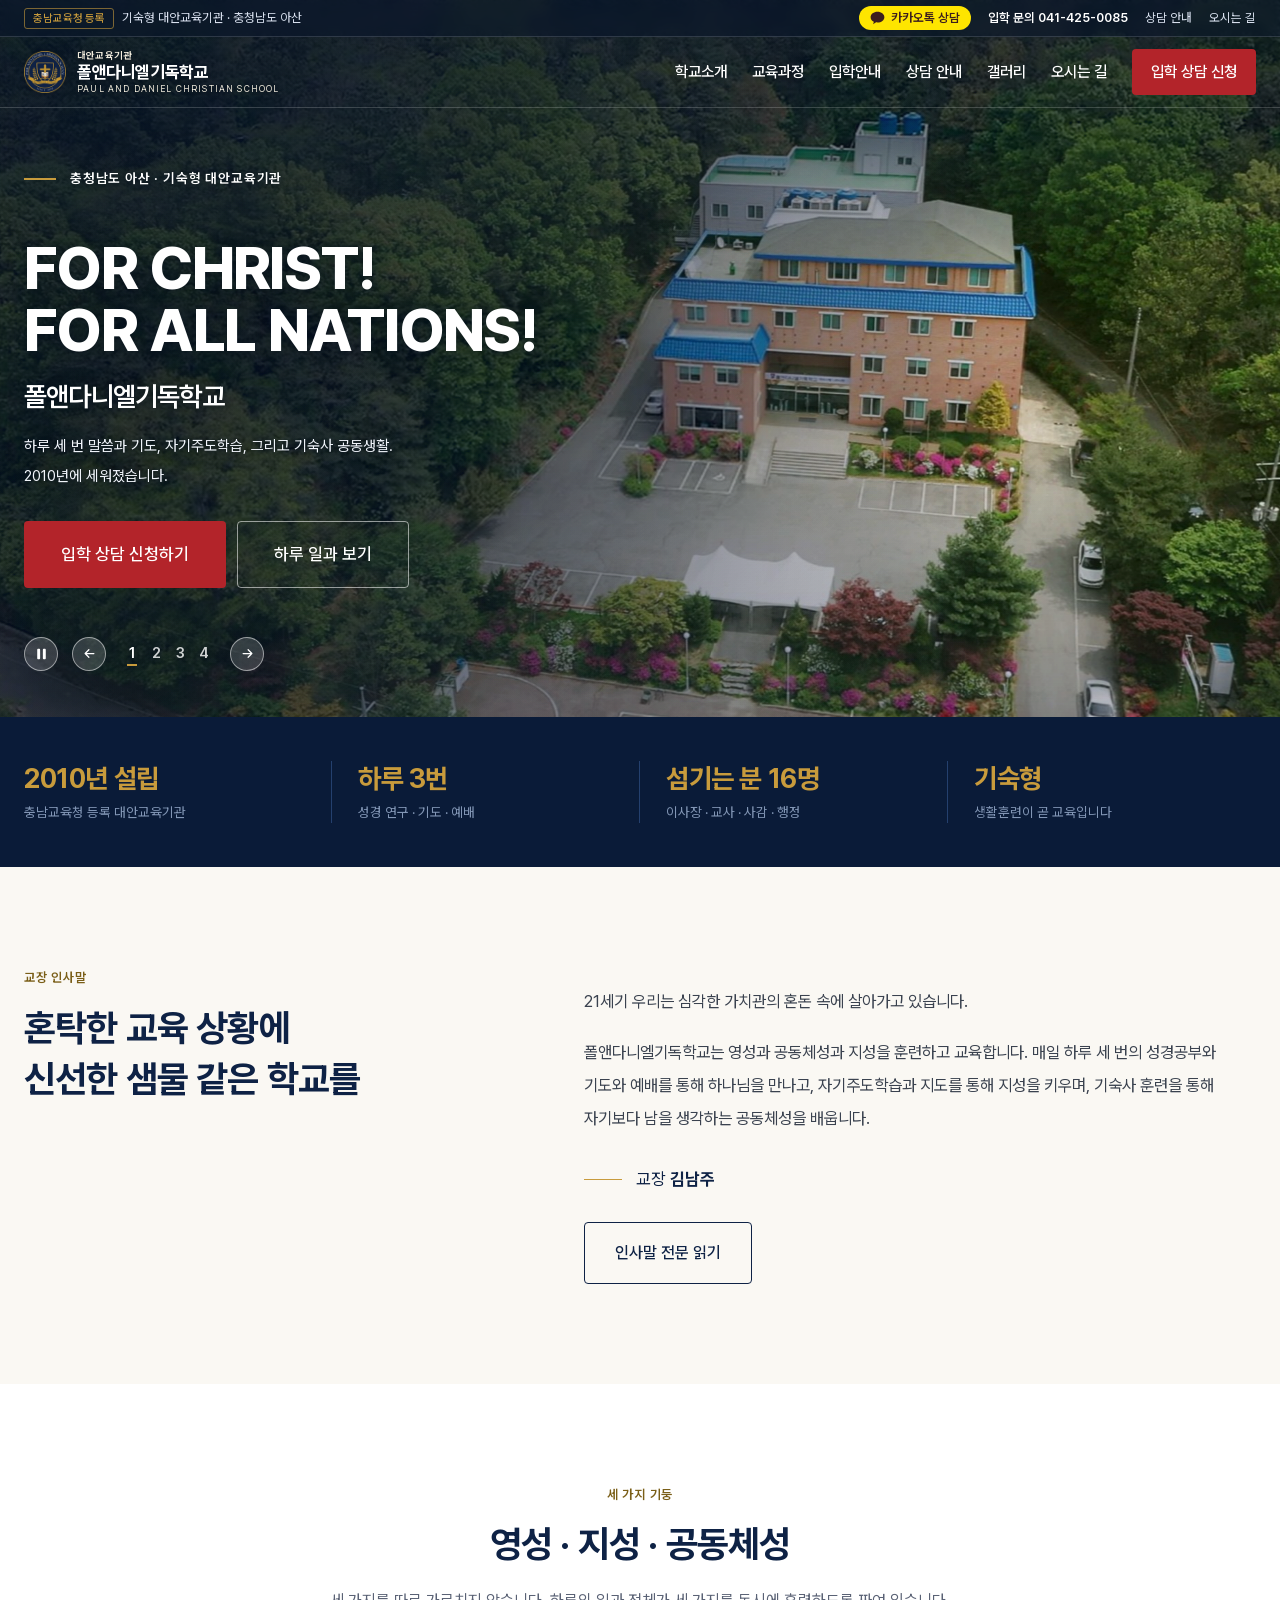
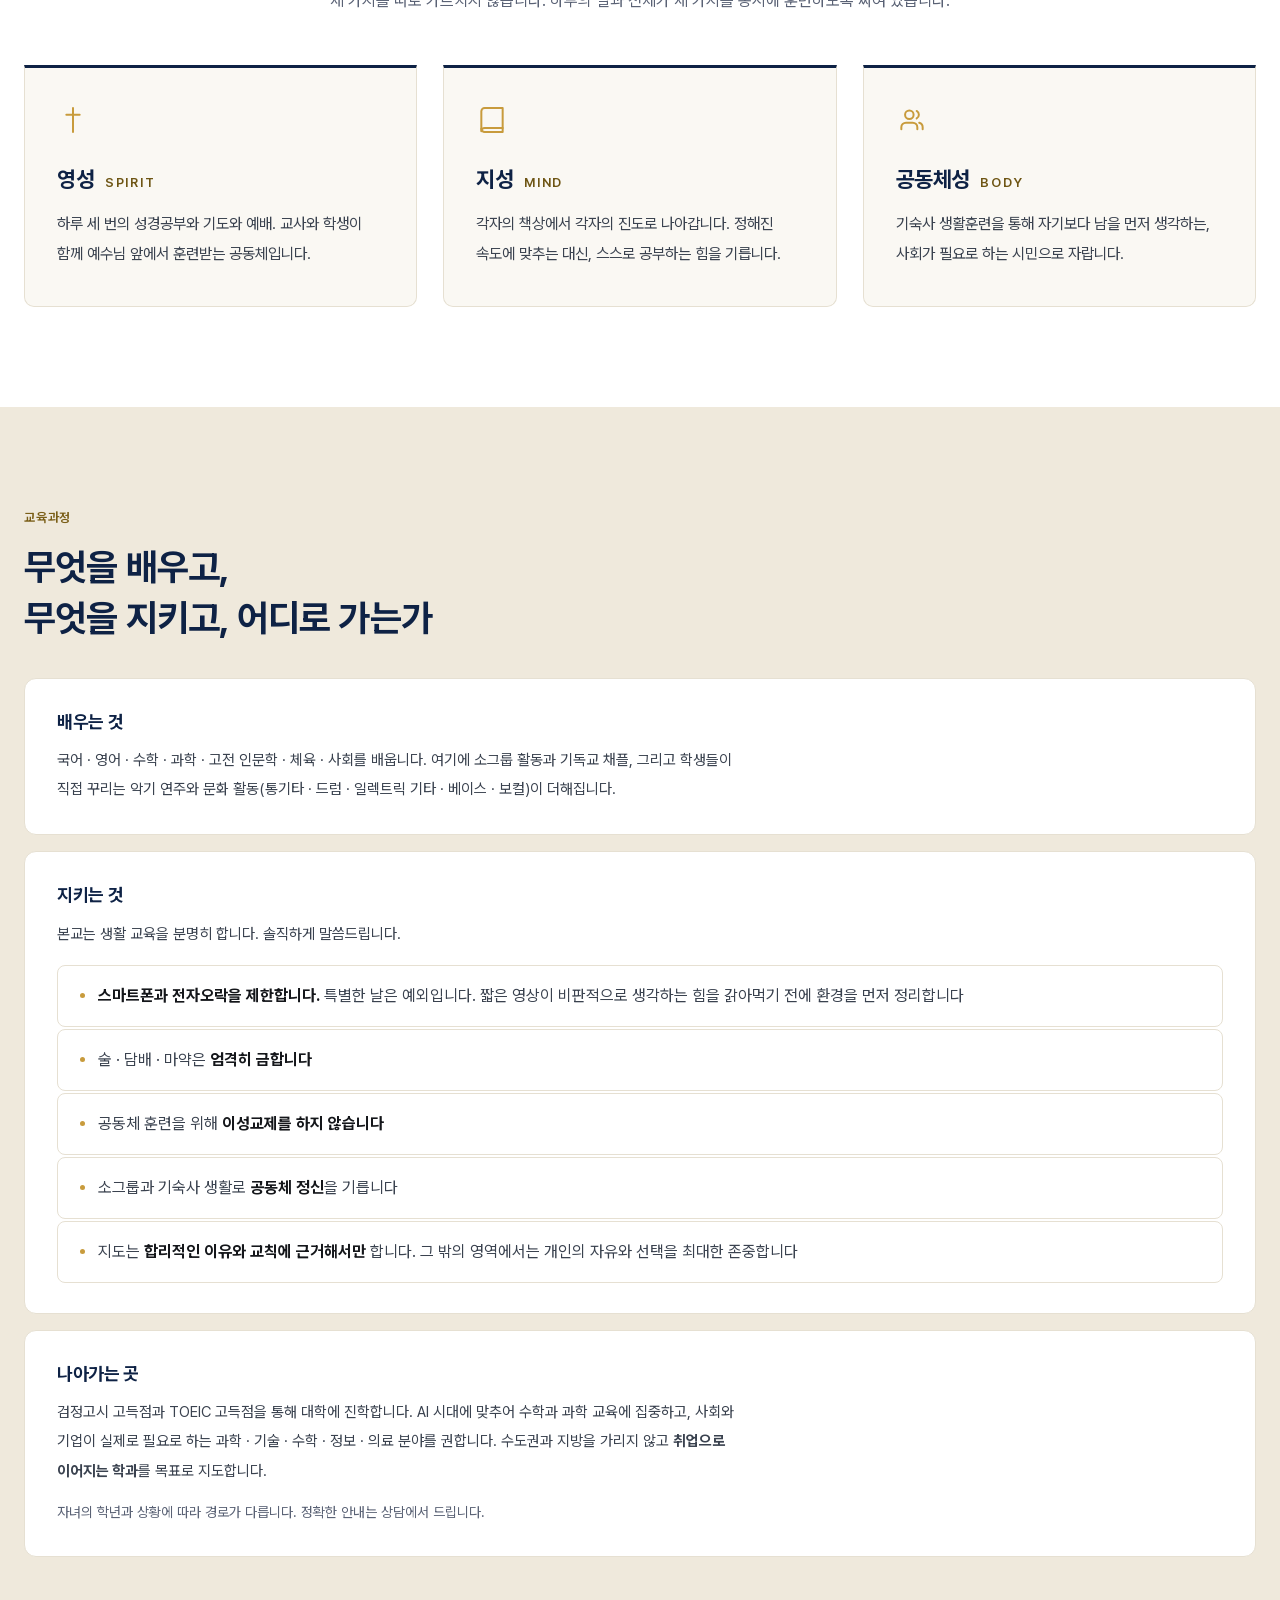
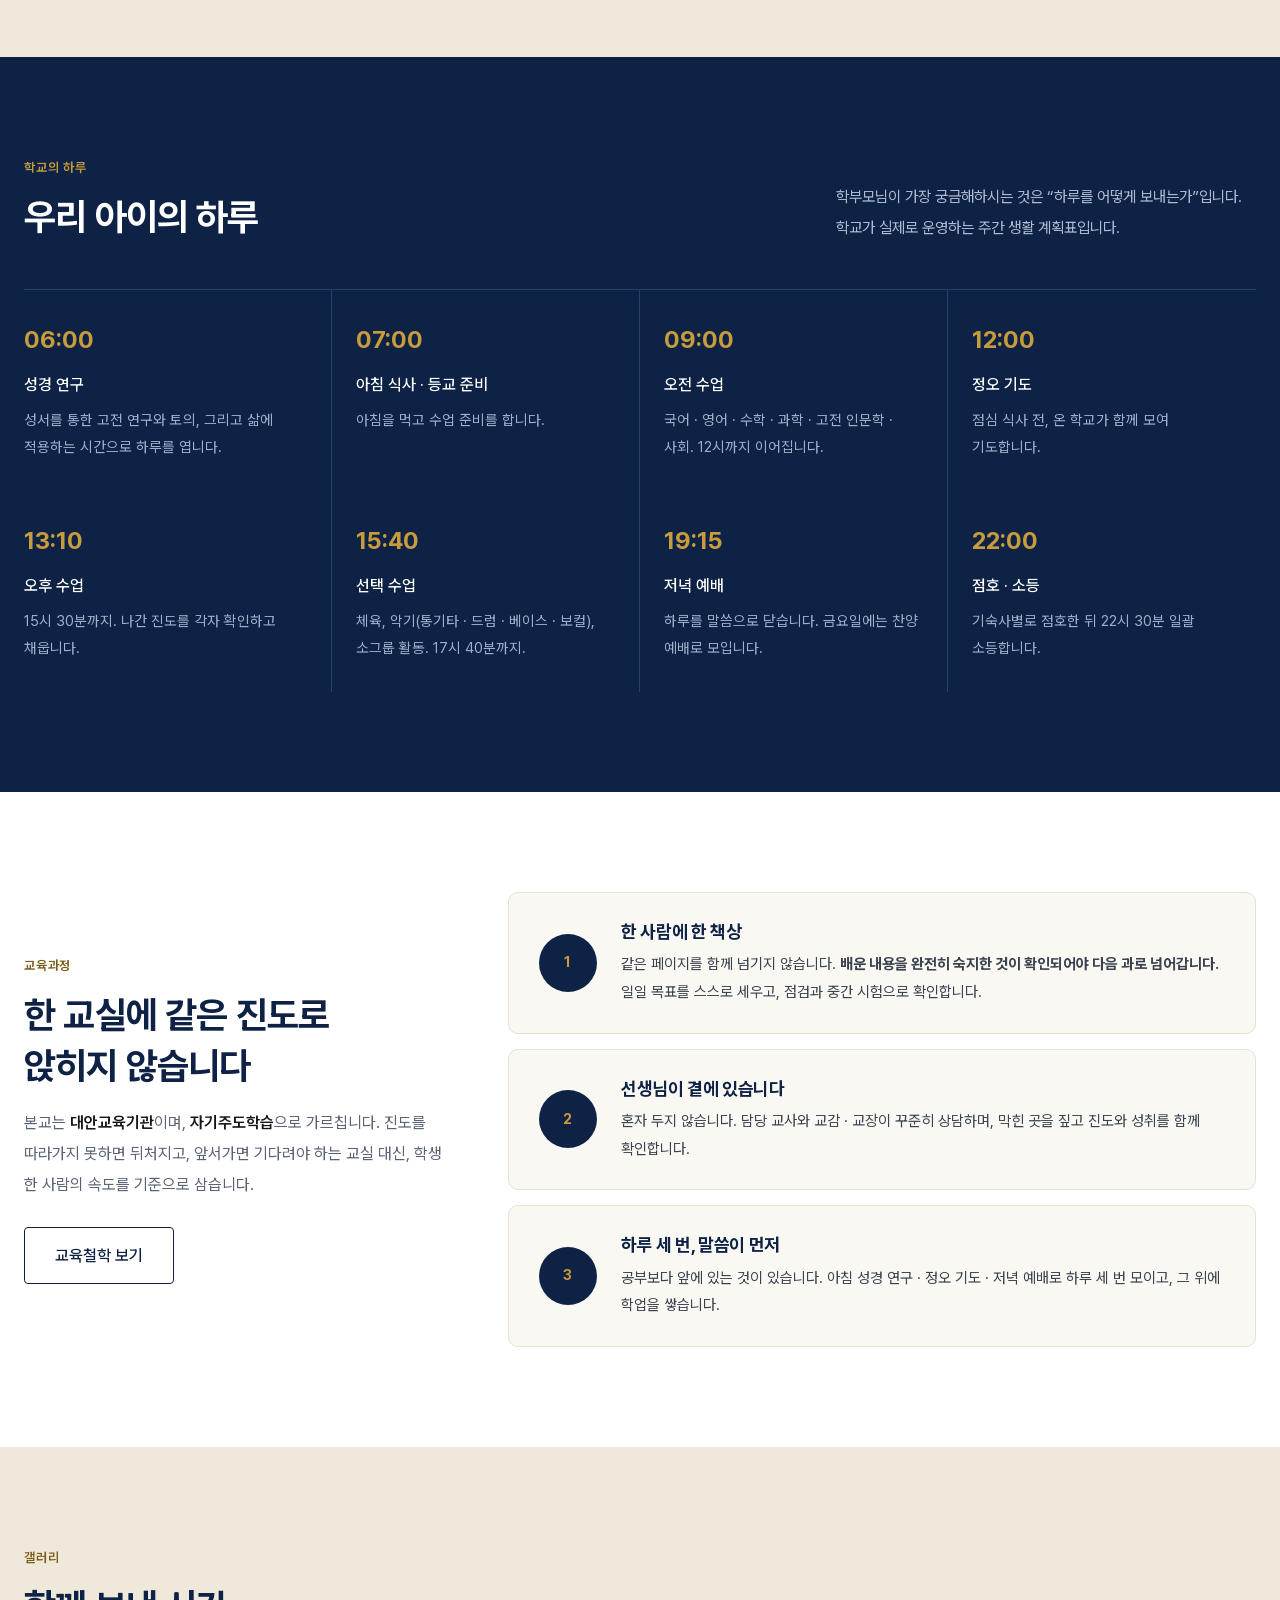
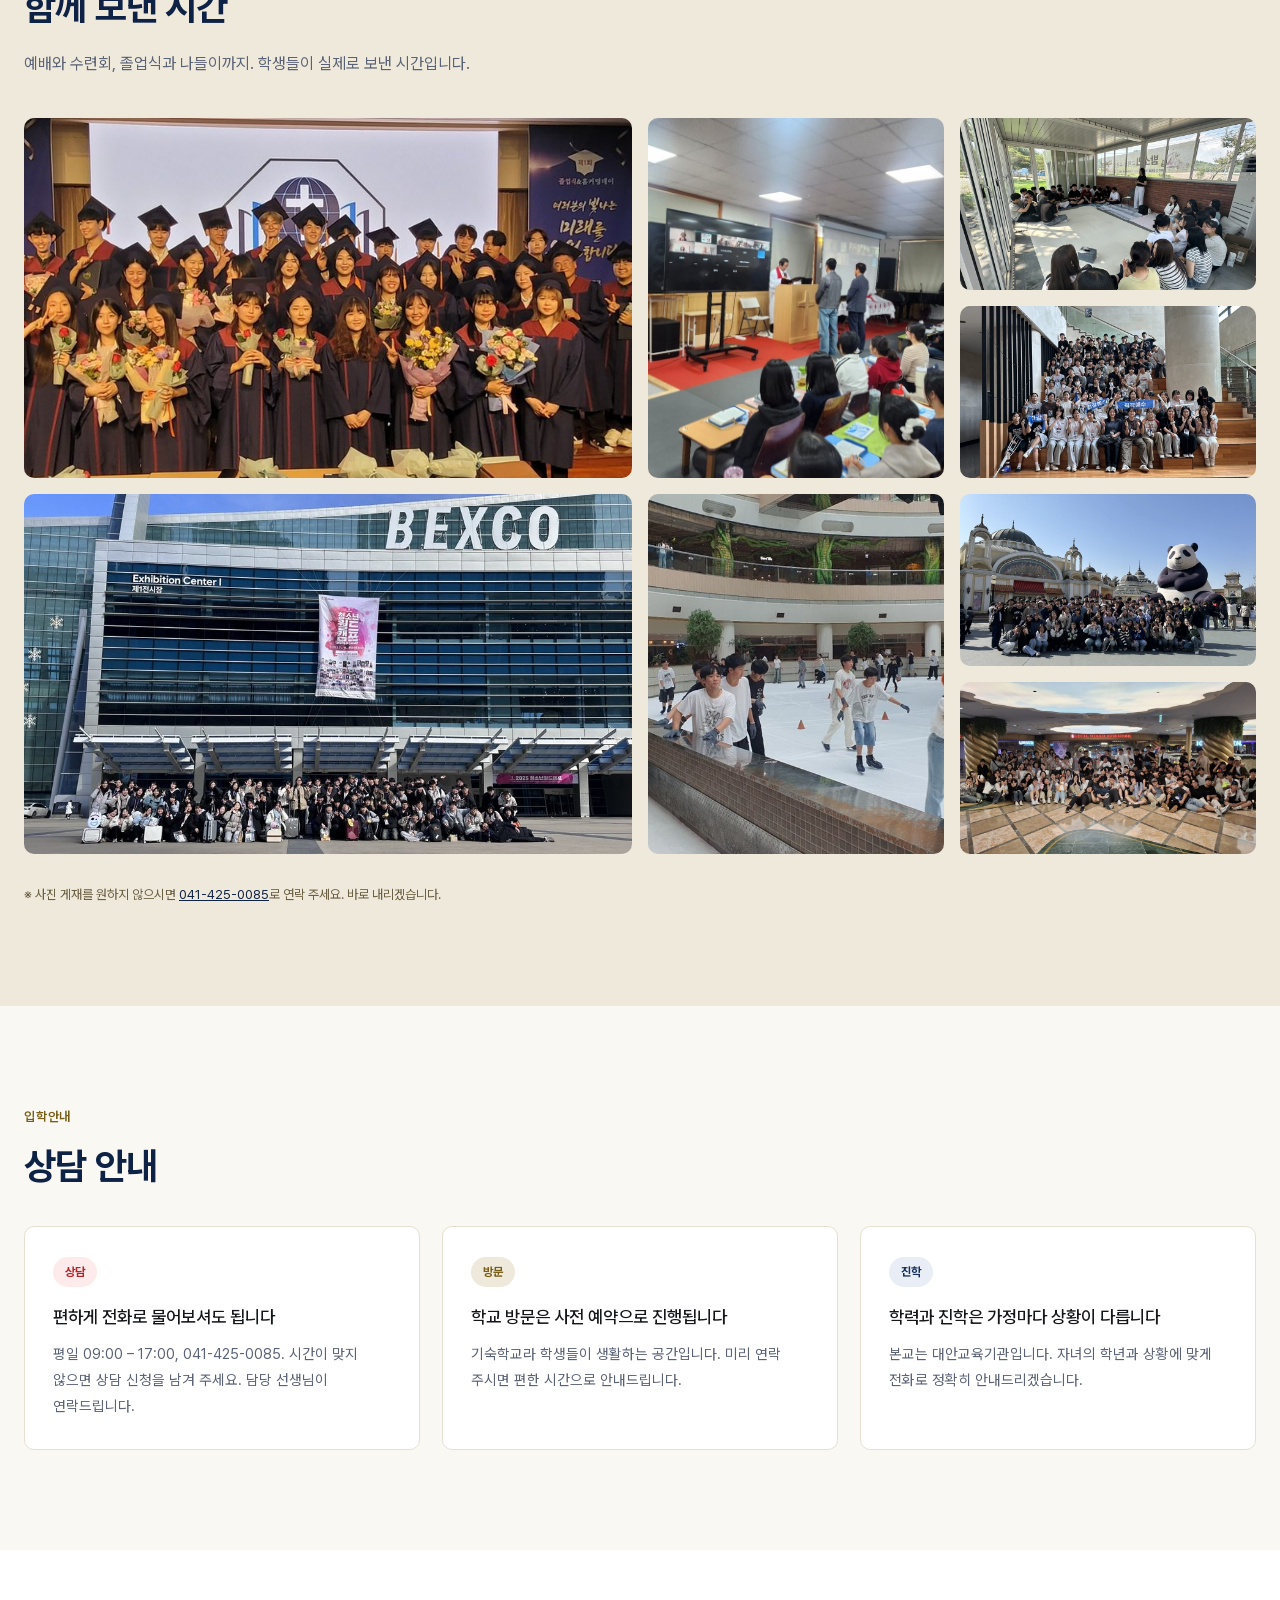
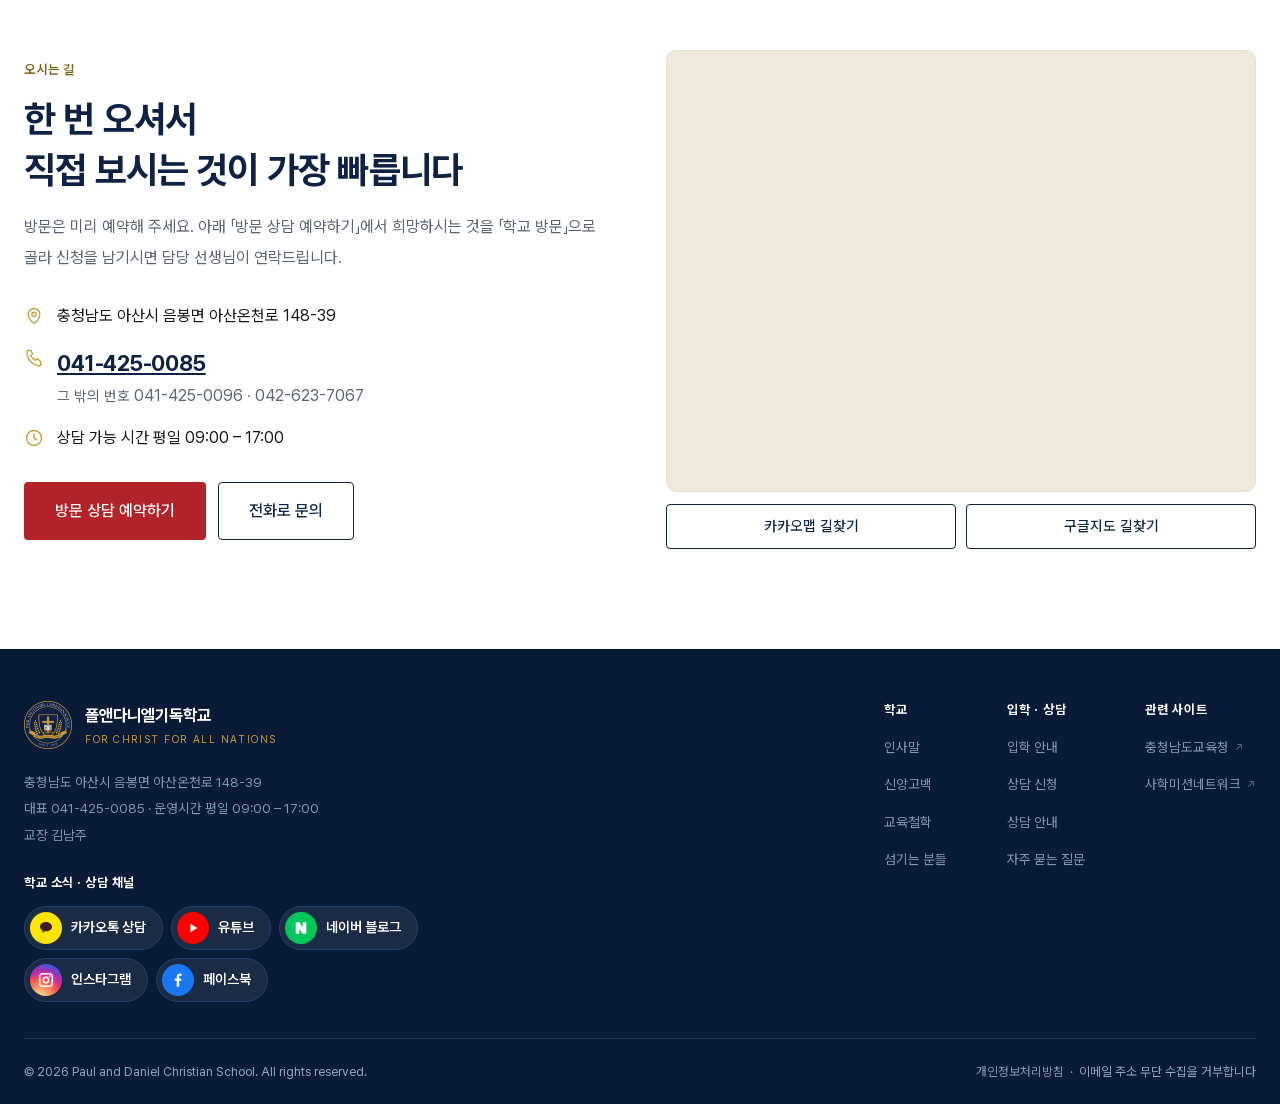
<file: index.html>
<!doctype html>
<html lang="ko">
<head>
<meta charset="utf-8">
<meta name="viewport" content="width=device-width, initial-scale=1, viewport-fit=cover">
<title>폴앤다니엘기독학교 — 충남 아산 기숙형 기독 대안교육기관</title>
<meta name="description" content="충남교육청에 등록된 충남 아산의 기숙형 기독 대안교육기관. 하루 세 번 말씀과 기도, 자기주도학습, 기숙사 공동생활로 영성과 지성과 공동체성을 함께 훈련합니다.">
<meta property="og:type" content="website">
<meta property="og:title" content="폴앤다니엘기독학교">
<meta property="og:description" content="충남 아산의 기숙형 기독 대안교육기관. 하루 세 번 말씀과 기도, 자기주도학습, 기숙사 공동생활.">
<meta property="og:image" content="https://www.pdcs.kr/assets/img/slide1-aerial.jpg">
<meta property="og:image:width" content="2273">
<meta property="og:image:height" content="1277">
<meta property="og:site_name" content="폴앤다니엘기독학교">
<meta property="og:locale" content="ko_KR">
<link rel="canonical" href="https://www.pdcs.kr/">
<meta name="color-scheme" content="only light">
<meta name="theme-color" content="#0E2245">
<link rel="icon" href="assets/img/favicon-64.png" sizes="64x64">
<link rel="apple-touch-icon" href="assets/img/apple-touch-icon.png">
<script>document.documentElement.className += ' js';</script>
<link rel="stylesheet" href="assets/css/style.css?v=b5938afd">
<!-- 히어로 사진 위치 — 학교가 GitHub 웹에서 직접 고치는 파일이라 해시를 붙이지 않는다(bump.sh 를 안 거친다) -->
<link rel="stylesheet" href="assets/css/hero-position.css">
</head>
<body>
<a class="skip-link" href="#main">본문 바로가기</a>

<div class="site-top">
  <div class="utility">
    <div class="wrap">
      <span><span class="utility__badge">충남교육청 등록</span>기숙형 대안교육기관 · 충청남도 아산</span>
      <span class="utility__links">
        <span class="utility__kakao"><a class="kakao-link" href="https://open.kakao.com/me/pdcs_daniel" target="_blank" rel="noopener"><svg width="15" height="14" viewBox="0 0 24 22" aria-hidden="true"><path fill="currentColor" d="M12 1C5.9 1 1 4.86 1 9.62c0 3.06 2.04 5.74 5.11 7.25-.22.8-.82 2.98-.94 3.44-.14.58.21.57.45.42.18-.12 2.93-1.99 4.12-2.79.74.1 1.5.16 2.26.16 6.08 0 11-3.86 11-8.48S18.08 1 12 1z"/></svg>카카오톡 상담<span class="sr-only">(새 창)</span></a></span>
        <span class="utility__tel">입학 문의 <a href="tel:041-425-0085" style="color:inherit">041-425-0085</a></span>
        <a href="#news">상담 안내</a>
        <a href="#visit">오시는 길</a>
      </span>
    </div>
  </div>

  <header class="header">
    <div class="wrap">
      <a class="brand" href="index.html">
        <img src="assets/img/logo-96.png" srcset="assets/img/logo-96.png 1x, assets/img/logo-192.png 2x" alt="" fetchpriority="high" width="96" height="96">
        <span>
          <span class="brand__kind">대안교육기관</span>
          <span class="brand__ko">폴앤다니엘기독학교</span>
          <span class="brand__en" lang="en">PAUL AND DANIEL CHRISTIAN SCHOOL</span>
        </span>
      </a>
      <button class="nav-toggle" type="button" aria-expanded="false" aria-controls="gnb" aria-label="메뉴 열기">
        <span></span><span></span><span></span>
      </button>
      <nav class="gnb" id="gnb" aria-label="주 메뉴">
        <a href="about.html">학교소개</a>
        <a href="#curriculum">교육과정</a>
        <a href="admission.html">입학안내</a>
        <a href="#news">상담 안내</a>
        <a href="#gallery">갤러리</a>
        <a href="#visit">오시는 길</a>
        <a class="btn btn--primary btn--sm" href="admission.html#form">입학 상담 신청</a>
      </nav>
    </div>
  </header>
</div>


<main id="main">

  <section class="hero">
    <div class="hero__media" aria-hidden="true">
      <div class="hero__slide is-active"><picture><img src="assets/img/slide1-aerial.jpg" alt="" fetchpriority="high" width="2273" height="1277"></picture></div>
      <div class="hero__slide"><img data-src="assets/img/slide2-main.jpg" alt="" width="2000" height="1126"></div>
      <div class="hero__slide"><img data-src="assets/img/slide3-court.jpg" alt="" width="2000" height="1126"></div>
      <div class="hero__slide"><img data-src="assets/img/slide4-dorm.jpg" alt="" width="2000" height="1126"></div>
    </div>
    <div class="hero__veil" aria-hidden="true"></div>
    <div class="wrap">
      <div class="hero__inner">
        <p class="eyebrow eyebrow--light reveal">충청남도 아산 &middot; 기숙형 대안교육기관</p>
        <h1 class="hero__title reveal" data-delay="1">
          <span class="hero__title-en" lang="en">FOR CHRIST!<br>FOR ALL NATIONS!</span>
          <span class="hero__title-ko">폴앤다니엘기독학교</span>
        </h1>
        <p class="hero__lead reveal" data-delay="2">하루 세 번 말씀과 기도, 자기주도학습, 그리고 기숙사 공동생활.<br>2010년에 세워졌습니다.</p>
        <div class="hero__actions reveal" data-delay="3">
          <a class="btn btn--primary" href="admission.html#form">입학 상담 신청하기</a>
          <a class="btn btn--ghost" href="#day">하루 일과 보기</a>
        </div>
      </div>
    </div>
    <div class="hero__ctrl">
      <div class="wrap">
        <button class="hero__btn" type="button" id="hero-play" aria-label="사진 자동 넘김 멈추기">
          <svg width="11" height="12" viewBox="0 0 12 14" aria-hidden="true" data-icon="pause"><rect x="1" y="1" width="3.4" height="12" rx="1" fill="currentColor"/><rect x="7.6" y="1" width="3.4" height="12" rx="1" fill="currentColor"/></svg>
          <svg width="11" height="12" viewBox="0 0 12 14" aria-hidden="true" data-icon="play" hidden><path d="M1.6 1.4 11 7l-9.4 5.6z" fill="currentColor"/></svg>
        </button>
        <button class="hero__btn" type="button" id="hero-prev" aria-label="이전 사진">
          <svg width="15" height="15" viewBox="0 0 24 24" fill="none" stroke="currentColor" stroke-width="2" stroke-linecap="round" stroke-linejoin="round" aria-hidden="true"><path d="M19 12H5M11 6l-6 6 6 6"/></svg>
        </button>
        <span class="hero__nums">
          <button class="hero__num" type="button" data-go="0" aria-current="true" aria-label="1번 사진 — 학교 항공 전경">1</button>
          <button class="hero__num" type="button" data-go="1" aria-label="2번 사진 — 본관 전경">2</button>
          <button class="hero__num" type="button" data-go="2" aria-label="3번 사진 — 운동장">3</button>
          <button class="hero__num" type="button" data-go="3" aria-label="4번 사진 — 기숙사동">4</button>
        </span>
        <button class="hero__btn" type="button" id="hero-next" aria-label="다음 사진">
          <svg width="15" height="15" viewBox="0 0 24 24" fill="none" stroke="currentColor" stroke-width="2" stroke-linecap="round" stroke-linejoin="round" aria-hidden="true"><path d="M5 12h14M13 6l6 6-6 6"/></svg>
        </button>
      </div>
    </div>
  </section>

  <!-- 지표 -->
  <section class="stats">
    <div class="wrap">
      <div class="stats__grid">
        <div class="stats__item reveal">
          <p class="stats__num">2010년 설립</p>
          <p class="stats__label">충남교육청 등록 대안교육기관</p>
        </div>
        <div class="stats__item reveal" data-delay="1">
          <p class="stats__num">하루 <span data-count="3">3</span>번</p>
          <p class="stats__label">성경 연구 · 기도 · 예배</p>
        </div>
        <div class="stats__item reveal" data-delay="2">
          <p class="stats__num">섬기는 분 <span data-count="16">16</span>명</p>
          <p class="stats__label">이사장 · 교사 · 사감 · 행정</p>
        </div>
        <div class="stats__item reveal" data-delay="3">
          <p class="stats__num">기숙형</p>
          <p class="stats__label">생활훈련이 곧 교육입니다</p>
        </div>
      </div>
    </div>
  </section>

  <!-- 인사말 -->
  <section class="section">
    <div class="wrap">
      <div class="greeting greeting--text">
        <div class="reveal">
          <p class="eyebrow">교장 인사말</p>
          <h2 class="section-title">혼탁한 교육 상황에<br>신선한 샘물 같은 학교를</h2>
        </div>
        <div class="reveal" data-delay="1">
          <p>21세기 우리는 심각한 가치관의 혼돈 속에 살아가고 있습니다.</p>
          <p>폴앤다니엘기독학교는 영성과 공동체성과 지성을 훈련하고 교육합니다. 매일 하루 세 번의 성경공부와 기도와 예배를 통해 하나님을 만나고, 자기주도학습과 지도를 통해 지성을 키우며, 기숙사 훈련을 통해 자기보다 남을 생각하는 공동체성을 배웁니다.</p>
          <div class="sign">
            <span class="sign__rule"></span>
            <span class="sign__name">교장 <b>김남주</b></span>
          </div>
          <p style="margin-top:28px"><a class="btn btn--outline" href="about.html">인사말 전문 읽기</a></p>
        </div>
      </div>
    </div>
  </section>

  <!-- 세 기둥 -->
  <section class="section section--white">
    <div class="wrap">
      <div style="text-align:center" class="reveal">
        <p class="eyebrow">세 가지 기둥</p>
        <h2 class="section-title">영성 · 지성 · 공동체성</h2>
        <p class="section-lead">세 가지를 따로 가르치지 않습니다. 하루의 일과 전체가 세 가지를 동시에 훈련하도록 짜여 있습니다.</p>
      </div>
      <div class="pillars">
        <article class="pillar reveal">
          <svg width="32" height="32" viewBox="0 0 24 24" fill="none" stroke="#C89B3C" stroke-width="1.5" stroke-linecap="round" aria-hidden="true"><path d="M12 3v18M7 8h10"></path></svg>
          <h3>영성 <span lang="en">SPIRIT</span></h3>
          <p>하루 세 번의 성경공부와 기도와 예배. 교사와 학생이 함께 예수님 앞에서 훈련받는 공동체입니다.</p>
        </article>
        <article class="pillar reveal" data-delay="1">
          <svg width="32" height="32" viewBox="0 0 24 24" fill="none" stroke="#C89B3C" stroke-width="1.5" stroke-linecap="round" stroke-linejoin="round" aria-hidden="true"><path d="M4 5.5A2.5 2.5 0 0 1 6.5 3H20v15H6.5A2.5 2.5 0 0 0 4 20.5z"></path><path d="M20 18v3H6.5A2.5 2.5 0 0 1 4 18.5"></path></svg>
          <h3>지성 <span lang="en">MIND</span></h3>
          <p>각자의 책상에서 각자의 진도로 나아갑니다. 정해진 속도에 맞추는 대신, 스스로 공부하는 힘을 기릅니다.</p>
        </article>
        <article class="pillar reveal" data-delay="2">
          <svg width="32" height="32" viewBox="0 0 24 24" fill="none" stroke="#C89B3C" stroke-width="1.5" stroke-linecap="round" stroke-linejoin="round" aria-hidden="true"><path d="M16 19v-1.5a3.5 3.5 0 0 0-3.5-3.5h-5A3.5 3.5 0 0 0 4 17.5V19"></path><circle cx="10" cy="8" r="3.2"></circle><path d="M20 19v-1.5a3.5 3.5 0 0 0-2.6-3.4M15.5 5.2a3.2 3.2 0 0 1 0 5.6"></path></svg>
          <h3>공동체성 <span lang="en">BODY</span></h3>
          <p>기숙사 생활훈련을 통해 자기보다 남을 먼저 생각하는, 사회가 필요로 하는 시민으로 자랍니다.</p>
        </article>
      </div>
    </div>
  </section>

  <!-- 배우는 것 · 지키는 것 · 나아가는 곳 -->
  <section class="section section--sand" id="program">
    <div class="wrap">
      <div class="section-head reveal">
        <div>
          <p class="eyebrow">교육과정</p>
          <h2 class="section-title">무엇을 배우고,<br>무엇을 지키고, 어디로 가는가</h2>
        </div>
      </div>

      <div class="curr-card reveal" style="background:#fff;border:1px solid var(--line);border-radius:12px;padding:30px 32px;margin-top:34px;display:block">
        <h3 style="font-size:18px;color:var(--navy-deep)">배우는 것</h3>
        <p style="margin-top:12px;color:var(--body);line-height:1.95">국어 · 영어 · 수학 · 과학 · 고전 인문학 · 체육 · 사회를 배웁니다. 여기에 소그룹 활동과 기독교 채플, 그리고 학생들이 직접 꾸리는 악기 연주와 문화 활동(통기타 · 드럼 · 일렉트릭 기타 · 베이스 · 보컬)이 더해집니다.</p>
      </div>

      <div class="curr-card reveal" data-delay="1" style="background:#fff;border:1px solid var(--line);border-radius:12px;padding:30px 32px;margin-top:16px;display:block">
        <h3 style="font-size:18px;color:var(--navy-deep)">지키는 것</h3>
        <p style="margin-top:12px;color:var(--body);line-height:1.95">본교는 생활 교육을 분명히 합니다. 솔직하게 말씀드립니다.</p>
        <ul class="rule-list" style="margin-top:16px">
          <li><b>스마트폰과 전자오락을 제한합니다.</b> 특별한 날은 예외입니다. 짧은 영상이 비판적으로 생각하는 힘을 갉아먹기 전에 환경을 먼저 정리합니다</li>
          <li>술 · 담배 · 마약은 <b>엄격히 금합니다</b></li>
          <li>공동체 훈련을 위해 <b>이성교제를 하지 않습니다</b></li>
          <li>소그룹과 기숙사 생활로 <b>공동체 정신</b>을 기릅니다</li>
          <li>지도는 <b>합리적인 이유와 교칙에 근거해서만</b> 합니다. 그 밖의 영역에서는 개인의 자유와 선택을 최대한 존중합니다</li>
        </ul>
      </div>

      <div class="curr-card reveal" data-delay="2" style="background:#fff;border:1px solid var(--line);border-radius:12px;padding:30px 32px;margin-top:16px;display:block">
        <h3 style="font-size:18px;color:var(--navy-deep)">나아가는 곳</h3>
        <p style="margin-top:12px;color:var(--body);line-height:1.95">검정고시 고득점과 TOEIC 고득점을 통해 대학에 진학합니다. AI 시대에 맞추어 수학과 과학 교육에 집중하고, 사회와 기업이 실제로 필요로 하는 과학 · 기술 · 수학 · 정보 · 의료 분야를 권합니다. 수도권과 지방을 가리지 않고 <b>취업으로 이어지는 학과</b>를 목표로 지도합니다.</p>
        <p style="margin-top:14px;font-size:14px;color:var(--muted)">자녀의 학년과 상황에 따라 경로가 다릅니다. 정확한 안내는 상담에서 드립니다.</p>
      </div>
    </div>
  </section>

  <!-- 하루 일과 -->
  <section class="section section--navy" id="day">
    <div class="wrap">
      <div class="section-head reveal">
        <div>
          <p class="eyebrow eyebrow--light">학교의 하루</p>
          <h2 class="section-title section-title--light">우리 아이의 하루</h2>
        </div>
        <p style="max-width:420px;color:#AFBBD2;font-size:15.5px;line-height:1.95">학부모님이 가장 궁금해하시는 것은 &ldquo;하루를 어떻게 보내는가&rdquo;입니다. 학교가 실제로 운영하는 주간 생활 계획표입니다.</p>
      </div>
      <div class="day">
        <div class="day__item reveal">
          <p class="day__time">06:00</p>
          <p class="day__name">성경 연구</p>
          <p class="day__desc">성서를 통한 고전 연구와 토의, 그리고 삶에 적용하는 시간으로 하루를 엽니다.</p>
        </div>
        <div class="day__item reveal" data-delay="1">
          <p class="day__time">07:00</p>
          <p class="day__name">아침 식사 · 등교 준비</p>
          <p class="day__desc">아침을 먹고 수업 준비를 합니다.</p>
        </div>
        <div class="day__item reveal" data-delay="2">
          <p class="day__time">09:00</p>
          <p class="day__name">오전 수업</p>
          <p class="day__desc">국어 · 영어 · 수학 · 과학 · 고전 인문학 · 사회. 12시까지 이어집니다.</p>
        </div>
        <div class="day__item reveal" data-delay="3">
          <p class="day__time">12:00</p>
          <p class="day__name">정오 기도</p>
          <p class="day__desc">점심 식사 전, 온 학교가 함께 모여 기도합니다.</p>
        </div>
        <div class="day__item reveal">
          <p class="day__time">13:10</p>
          <p class="day__name">오후 수업</p>
          <p class="day__desc">15시 30분까지. 나간 진도를 각자 확인하고 채웁니다.</p>
        </div>
        <div class="day__item reveal" data-delay="1">
          <p class="day__time">15:40</p>
          <p class="day__name">선택 수업</p>
          <p class="day__desc">체육, 악기(통기타 · 드럼 · 베이스 · 보컬), 소그룹 활동. 17시 40분까지.</p>
        </div>
        <div class="day__item reveal" data-delay="2">
          <p class="day__time">19:15</p>
          <p class="day__name">저녁 예배</p>
          <p class="day__desc">하루를 말씀으로 닫습니다. 금요일에는 찬양 예배로 모입니다.</p>
        </div>
        <div class="day__item reveal" data-delay="3">
          <p class="day__time">22:00</p>
          <p class="day__name">점호 · 소등</p>
          <p class="day__desc">기숙사별로 점호한 뒤 22시 30분 일괄 소등합니다.</p>
        </div>
      </div>
    </div>
  </section>

  <!-- 커리큘럼 -->
  <section class="section section--white" id="curriculum">
    <div class="wrap">
      <div class="curriculum">
        <div class="reveal">
          <p class="eyebrow">교육과정</p>
          <h2 class="section-title">한 교실에 같은 진도로<br>앉히지 않습니다</h2>
          <p class="section-lead">본교는 <b style="color:var(--ink);font-weight:600">대안교육기관</b>이며, <b style="color:var(--ink);font-weight:600">자기주도학습</b>으로 가르칩니다. 진도를 따라가지 못하면 뒤처지고, 앞서가면 기다려야 하는 교실 대신, 학생 한 사람의 속도를 기준으로 삼습니다.</p>
          <p style="margin-top:26px"><a class="btn btn--outline" href="about.html#philosophy">교육철학 보기</a></p>
        </div>
        <div class="curriculum__list">
          <article class="curr-card reveal">
            <span class="curr-card__badge">1</span>
            <div>
              <h3>한 사람에 한 책상</h3>
              <p>같은 페이지를 함께 넘기지 않습니다. <b>배운 내용을 완전히 숙지한 것이 확인되어야 다음 과로 넘어갑니다.</b> 일일 목표를 스스로 세우고, 점검과 중간 시험으로 확인합니다.</p>
            </div>
          </article>
          <article class="curr-card reveal" data-delay="1">
            <span class="curr-card__badge">2</span>
            <div>
              <h3>선생님이 곁에 있습니다</h3>
              <p>혼자 두지 않습니다. 담당 교사와 교감 · 교장이 꾸준히 상담하며, 막힌 곳을 짚고 진도와 성취를 함께 확인합니다.</p>
            </div>
          </article>
          <article class="curr-card reveal" data-delay="2">
            <span class="curr-card__badge">3</span>
            <div>
              <h3>하루 세 번, 말씀이 먼저</h3>
              <p>공부보다 앞에 있는 것이 있습니다. 아침 성경 연구 · 정오 기도 · 저녁 예배로 하루 세 번 모이고, 그 위에 학업을 쌓습니다.</p>
            </div>
          </article>
        </div>
      </div>
    </div>
  </section>

  <!-- 갤러리 -->
  <section class="section section--sand" id="gallery">
    <div class="wrap">
      <div class="section-head reveal">
        <div>
          <p class="eyebrow">갤러리</p>
          <h2 class="section-title">함께 보낸 시간</h2>
          <p class="section-lead" style="max-width:560px">예배와 수련회, 졸업식과 나들이까지. 학생들이 실제로 보낸 시간입니다.</p>
        </div>
        
      </div>
      <div class="gallery">
        <div class="gallery__cell gallery__cell--wide gallery__cell--tall reveal">
          <img src="assets/img/grad.jpg" alt="졸업식 · 홈커밍데이에서 학사모를 쓰고 꽃다발을 든 졸업생들" loading="lazy" width="1000" height="450">
        </div>
        <div class="gallery__cell gallery__cell--tall reveal" data-delay="1">
          <img src="assets/img/worship.jpg" alt="예배 시간, 강단을 향해 앉은 학생들" loading="lazy" width="1000" height="750">
        </div>
        <div class="gallery__stack reveal" data-delay="2">
          <div class="gallery__cell gallery__cell--half"><img src="assets/img/retreat.jpg" alt="수련회에서 둘러앉아 말씀을 듣는 학생들" loading="lazy" width="1000" height="562"></div>
          <div class="gallery__cell gallery__cell--half"><img src="assets/img/camp-in.jpg" alt="수련회 현장에서 다 함께 모인 학생들" loading="lazy" width="1000" height="562"></div>
        </div>

        <div class="gallery__cell gallery__cell--wide gallery__cell--tall reveal">
          <img src="assets/img/camp.jpg" alt="청소년 월드캠프에 참가한 전교생" loading="lazy" width="1000" height="562">
        </div>
        <div class="gallery__cell gallery__cell--tall reveal" data-delay="1">
          <img src="assets/img/skate.jpg" alt="아이스링크에서 스케이트를 타는 학생들" loading="lazy" width="1000" height="562">
        </div>
        <div class="gallery__stack reveal" data-delay="2">
          <div class="gallery__cell gallery__cell--half"><img src="assets/img/trip-spring.jpg" alt="봄 나들이에서 다 함께 찍은 단체 사진" loading="lazy" width="1000" height="562"></div>
          <div class="gallery__cell gallery__cell--half"><img src="assets/img/trip-lotte.jpg" alt="나들이에서 바닥에 앉아 단체 사진을 찍는 학생들" loading="lazy" width="1000" height="562"></div>
        </div>
      </div>
      <p class="note note--dark">※ 사진 게재를 원하지 않으시면 <a href="tel:041-425-0085">041-425-0085</a>로 연락 주세요. 바로 내리겠습니다.</p>
    </div>
  </section>

  <!-- 먼저 안내 -->
  <section class="section" id="news">
    <div class="wrap">
      <div class="section-head reveal">
        <div>
          <p class="eyebrow">입학안내</p>
          <h2 class="section-title">상담 안내</h2>
        </div>
      </div>
      <div class="news">
        <div class="news__item reveal">
          <span class="tag tag--red">상담</span>
          <p class="news__title">편하게 전화로 물어보셔도 됩니다</p>
          <p class="news__desc">평일 <span class="nowrap">09:00 – 17:00</span>, <span class="nowrap">041-425-0085</span>. 시간이 맞지 않으면 상담 신청을 남겨 주세요. 담당 선생님이 연락드립니다.</p>
        </div>
        <div class="news__item reveal" data-delay="1">
          <span class="tag tag--gold">방문</span>
          <p class="news__title">학교 방문은 사전 예약으로 진행됩니다</p>
          <p class="news__desc">기숙학교라 학생들이 생활하는 공간입니다. 미리 연락 주시면 편한 시간으로 안내드립니다.</p>
        </div>
        <div class="news__item reveal" data-delay="2">
          <span class="tag tag--navy">진학</span>
          <p class="news__title">학력과 진학은 가정마다 상황이 다릅니다</p>
          <p class="news__desc">본교는 대안교육기관입니다. 자녀의 학년과 상황에 맞게 전화로 정확히 안내드리겠습니다.</p>
        </div>
      </div>
    </div>
  </section>

  <!-- 오시는 길 -->
  <section class="section section--white" id="visit">
    <div class="wrap">
      <div class="visit">
        <div class="reveal">
          <p class="eyebrow">오시는 길</p>
          <h2 class="section-title">한 번 오셔서<br>직접 보시는 것이 가장 빠릅니다</h2>
          <p class="section-lead">방문은 미리 예약해 주세요. 아래 「방문 상담 예약하기」에서 희망하시는 것을 「학교 방문」으로 골라 신청을 남기시면 담당 선생님이 연락드립니다.</p>
          <ul class="info-list">
            <li>
              <svg width="20" height="20" viewBox="0 0 24 24" fill="none" stroke="#C89B3C" stroke-width="1.6" stroke-linecap="round" stroke-linejoin="round" aria-hidden="true"><path d="M12 21s7-5.5 7-11a7 7 0 1 0-14 0c0 5.5 7 11 7 11z"></path><circle cx="12" cy="10" r="2.6"></circle></svg>
              <span>충청남도 아산시 음봉면 아산온천로 <span class="nowrap">148-39</span></span>
            </li>
            <li>
              <svg width="20" height="20" viewBox="0 0 24 24" fill="none" stroke="#C89B3C" stroke-width="1.6" stroke-linecap="round" stroke-linejoin="round" aria-hidden="true"><path d="M5 3h3.5l1.8 4.4-2.2 1.6a12 12 0 0 0 5.9 5.9l1.6-2.2L20 16.5V20a1.5 1.5 0 0 1-1.7 1.5A17 17 0 0 1 3.5 4.7 1.5 1.5 0 0 1 5 3z"></path></svg>
              <span><a href="tel:041-425-0085" style="font-size:22px;font-weight:700;letter-spacing:-.02em">041-425-0085</a>
                <small>그 밖의 번호 <span class="nowrap">041-425-0096</span> · <span class="nowrap">042-623-7067</span></small></span>
            </li>
            <li>
              <svg width="20" height="20" viewBox="0 0 24 24" fill="none" stroke="#C89B3C" stroke-width="1.6" stroke-linecap="round" stroke-linejoin="round" aria-hidden="true"><circle cx="12" cy="12" r="9"></circle><path d="M12 7v5.2l3.3 2"></path></svg>
              <span>상담 가능 시간 평일 <span class="nowrap">09:00 – 17:00</span></span>
            </li>
          </ul>
          <p style="margin-top:30px;display:flex;gap:12px;flex-wrap:wrap">
            <a class="btn btn--primary" href="admission.html#form">방문 상담 예약하기</a>
            <a class="btn btn--outline" href="tel:041-425-0085">전화로 문의</a>
          </p>
        </div>
        <div class="reveal" data-delay="1">
          <div class="map-frame">
            <iframe title="폴앤다니엘기독학교 위치" loading="lazy" allowfullscreen
              referrerpolicy="no-referrer-when-downgrade"
              src="https://www.google.com/maps?q=%EC%B6%A9%EC%B2%AD%EB%82%A8%EB%8F%84+%EC%95%84%EC%82%B0%EC%8B%9C+%EC%9D%8C%EB%B4%89%EB%A9%B4+%EC%95%84%EC%82%B0%EC%98%A8%EC%B2%9C%EB%A1%9C+148-39&amp;hl=ko&amp;z=16&amp;output=embed"></iframe>
          </div>
          <p style="margin-top:12px;display:flex;gap:10px;flex-wrap:wrap">
            <a class="btn btn--outline btn--sm" style="flex:1" target="_blank" rel="noopener"
               href="https://map.kakao.com/link/search/충청남도 아산시 음봉면 아산온천로 148-39">카카오맵 길찾기<span class="sr-only">(새 창)</span></a>
            <a class="btn btn--outline btn--sm" style="flex:1" target="_blank" rel="noopener"
               href="https://www.google.com/maps/dir/?api=1&amp;destination=충청남도+아산시+음봉면+아산온천로+148-39">구글지도 길찾기<span class="sr-only">(새 창)</span></a>
          </p>
        </div>
      </div>
    </div>
  </section>

</main>

<footer class="footer">
  <div class="wrap">
    <div class="footer__top">
      <div>
        <div class="footer__brand">
          <img src="assets/img/logo-96.png" srcset="assets/img/logo-96.png 1x, assets/img/logo-192.png 2x" alt="" loading="lazy" width="96" height="96">
          <div>
            <p class="footer__name">폴앤다니엘기독학교</p>
            <p class="footer__slogan" lang="en">FOR CHRIST FOR ALL NATIONS</p>
          </div>
        </div>
        <p class="footer__addr">충청남도 아산시 음봉면 아산온천로 <span class="nowrap">148-39</span><br>대표 <span class="nowrap">041-425-0085</span> · 운영시간 평일 <span class="nowrap">09:00 – 17:00</span><br>교장 김남주</p>
        <div class="sns">
          <p class="sns__title">학교 소식 · 상담 채널</p>
          <ul class="sns__list">
            <li><a class="sns--kakao" href="https://open.kakao.com/me/pdcs_daniel" target="_blank" rel="noopener"><span class="sns__icon" aria-hidden="true"><svg width="18" height="18" viewBox="0 0 24 24"><path fill="currentColor" d="M12 4C7.58 4 4 6.8 4 10.25c0 2.22 1.48 4.16 3.7 5.26-.16.58-.6 2.16-.68 2.5-.1.42.15.41.32.3.13-.08 2.13-1.44 3-2.02.53.07 1.08.11 1.66.11 4.42 0 8-2.8 8-6.15S16.42 4 12 4z"/></svg></span>카카오톡 상담<span class="sr-only"> (새 창)</span></a></li>
            <li><a class="sns--youtube" href="https://www.youtube.com/@PDCS-Daniel" target="_blank" rel="noopener"><span class="sns__icon" aria-hidden="true"><svg width="18" height="18" viewBox="0 0 24 24"><path fill="currentColor" d="M8.5 6.2v11.6L18 12z"/></svg></span>유튜브<span class="sr-only"> (새 창)</span></a></li>
            <li><a class="sns--naver" href="https://blog.naver.com/pdcs_daniel" target="_blank" rel="noopener"><span class="sns__icon" aria-hidden="true"><svg width="16" height="16" viewBox="0 0 24 24"><path fill="currentColor" d="M4 3.5h5.6l4.9 7.2V3.5H20v17h-5.6l-4.9-7.2v7.2H4z"/></svg></span>네이버 블로그<span class="sr-only"> (새 창)</span></a></li>
            <li><a class="sns--instagram" href="https://www.instagram.com/pdcs.daniel/" target="_blank" rel="noopener"><span class="sns__icon" aria-hidden="true"><svg width="18" height="18" viewBox="0 0 24 24"><path fill="none" stroke="currentColor" stroke-width="2" d="M7.6 3.6h8.8a4 4 0 0 1 4 4v8.8a4 4 0 0 1-4 4H7.6a4 4 0 0 1-4-4V7.6a4 4 0 0 1 4-4z"/><circle cx="12" cy="12" r="3.6" fill="none" stroke="currentColor" stroke-width="2"/><circle cx="17.1" cy="6.9" r="1.2" fill="currentColor"/></svg></span>인스타그램<span class="sr-only"> (새 창)</span></a></li>
            <li><a class="sns--facebook" href="https://www.facebook.com/pdcs.daniel" target="_blank" rel="noopener"><span class="sns__icon" aria-hidden="true"><svg width="18" height="18" viewBox="0 0 24 24"><path fill="currentColor" d="M13.5 21v-8h2.7l.4-3.1h-3.1V7.9c0-.9.25-1.5 1.55-1.5h1.65V3.63A22 22 0 0 0 14.3 3.5c-2.4 0-4 1.46-4 4.14V9.9H7.6V13h2.7v8z"/></svg></span>페이스북<span class="sr-only"> (새 창)</span></a></li>
          </ul>
        </div>
      </div>
      <div class="footer__cols">
        <div class="footer__col">
          <h2>학교</h2>
          <ul>
            <li><a href="about.html#greeting">인사말</a></li>
            <li><a href="about.html#creed">신앙고백</a></li>
            <li><a href="about.html#philosophy">교육철학</a></li>
            <li><a href="about.html#staff">섬기는 분들</a></li>
          </ul>
        </div>
        <div class="footer__col">
          <h2>입학 · 상담</h2>
          <ul>
            <li><a href="admission.html">입학 안내</a></li>
            <li><a href="admission.html#form">상담 신청</a></li>
            <li><a href="#news">상담 안내</a></li>
            <li><a href="admission.html#faq">자주 묻는 질문</a></li>
          </ul>
        </div>
        <div class="footer__col">
          <h2>관련 사이트</h2>
          <ul>
            <li><a href="http://www.cne.go.kr/cne/main.do" target="_blank" rel="noopener">충청남도교육청<span class="ext" aria-hidden="true">↗</span><span class="sr-only">(새 창)</span></a></li>
            <li><a href="http://www.missionnetwork.org/" target="_blank" rel="noopener">사학미션네트워크<span class="ext" aria-hidden="true">↗</span><span class="sr-only">(새 창)</span></a></li>
          </ul>
        </div>
      </div>
    </div>
    <div class="footer__bottom">
      <span>© 2026 Paul and Daniel Christian School. All rights reserved.</span>
      <span><a href="privacy.html">개인정보처리방침</a> &nbsp;·&nbsp; <span>이메일 주소 무단 수집을 거부합니다</span></span>
    </div>
  </div>
</footer>

<div class="mobile-cta">
  <a class="btn btn--ghost" href="tel:041-425-0085">전화하기</a>
  <a class="btn btn--primary" href="admission.html#form">입학 상담 신청</a>
</div>

<script src="assets/js/main.js?v=0bbeda4c"></script>
</body>
</html>
</file>
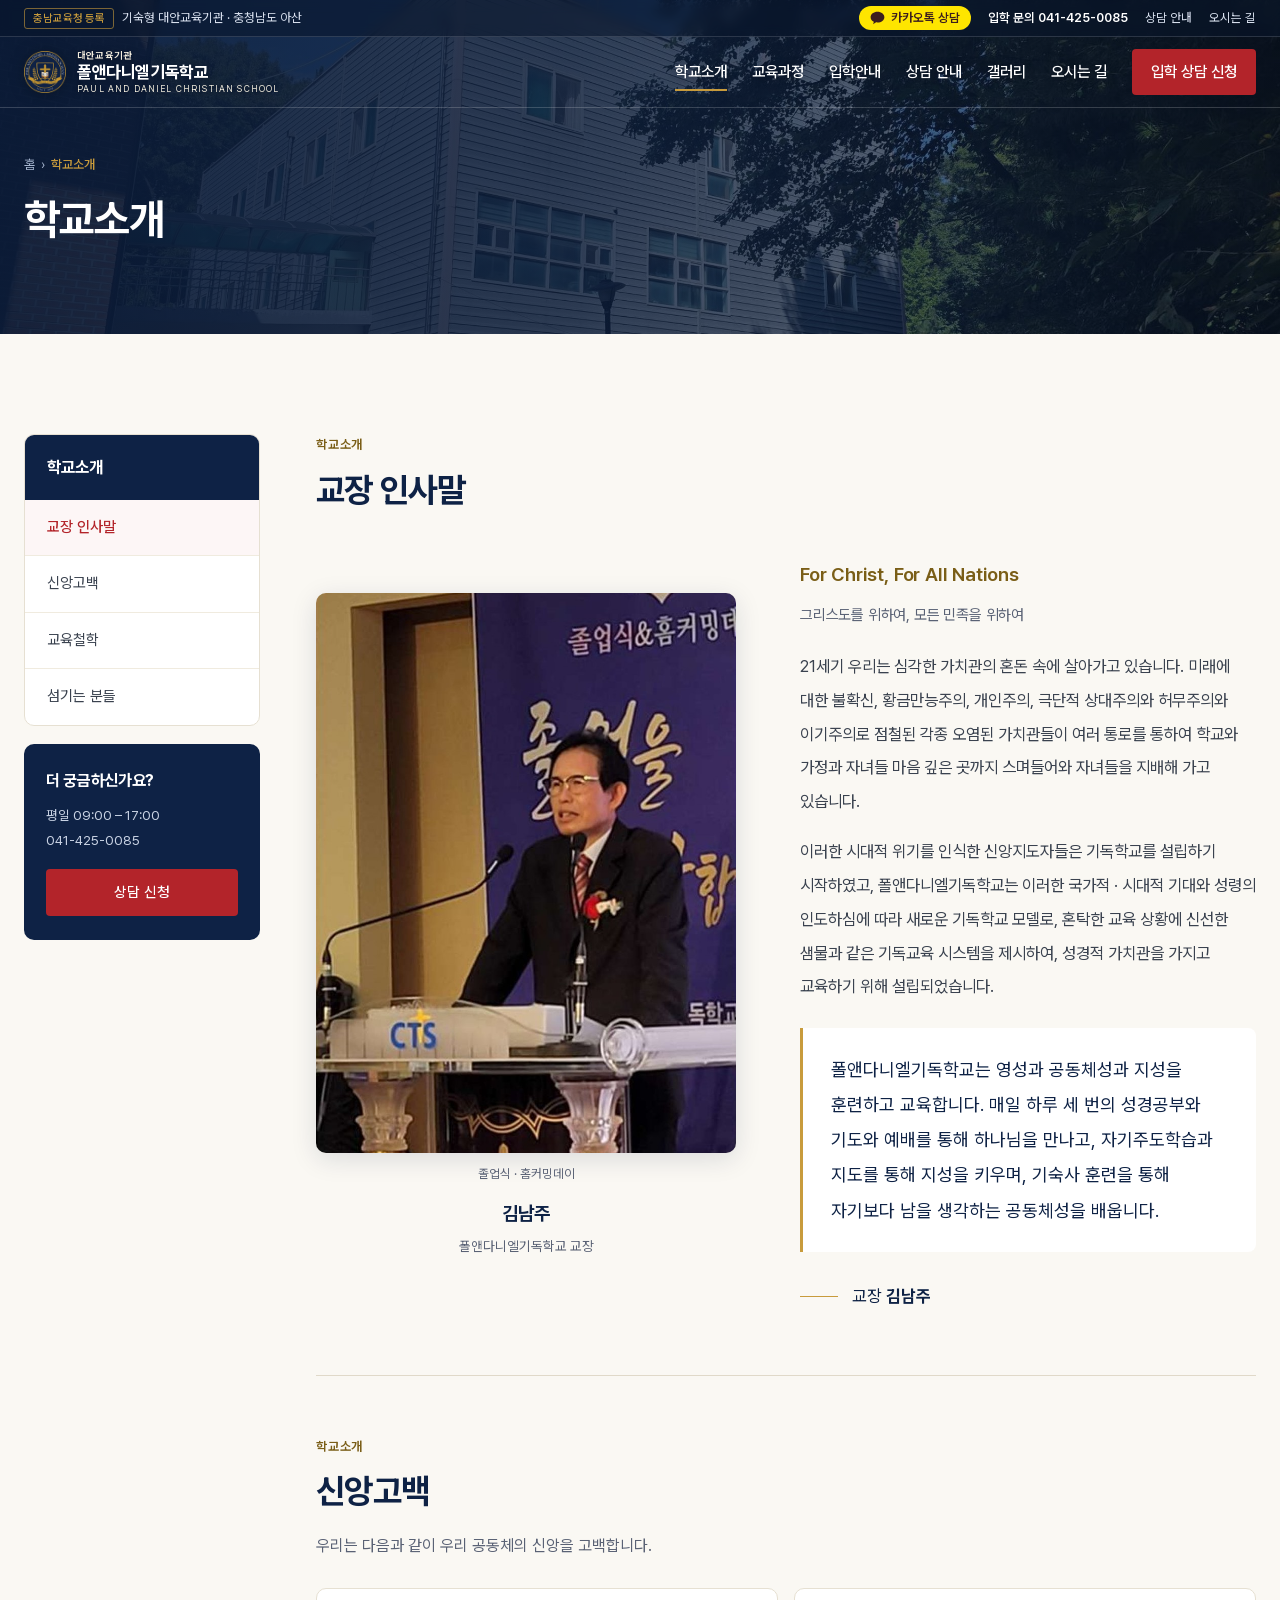
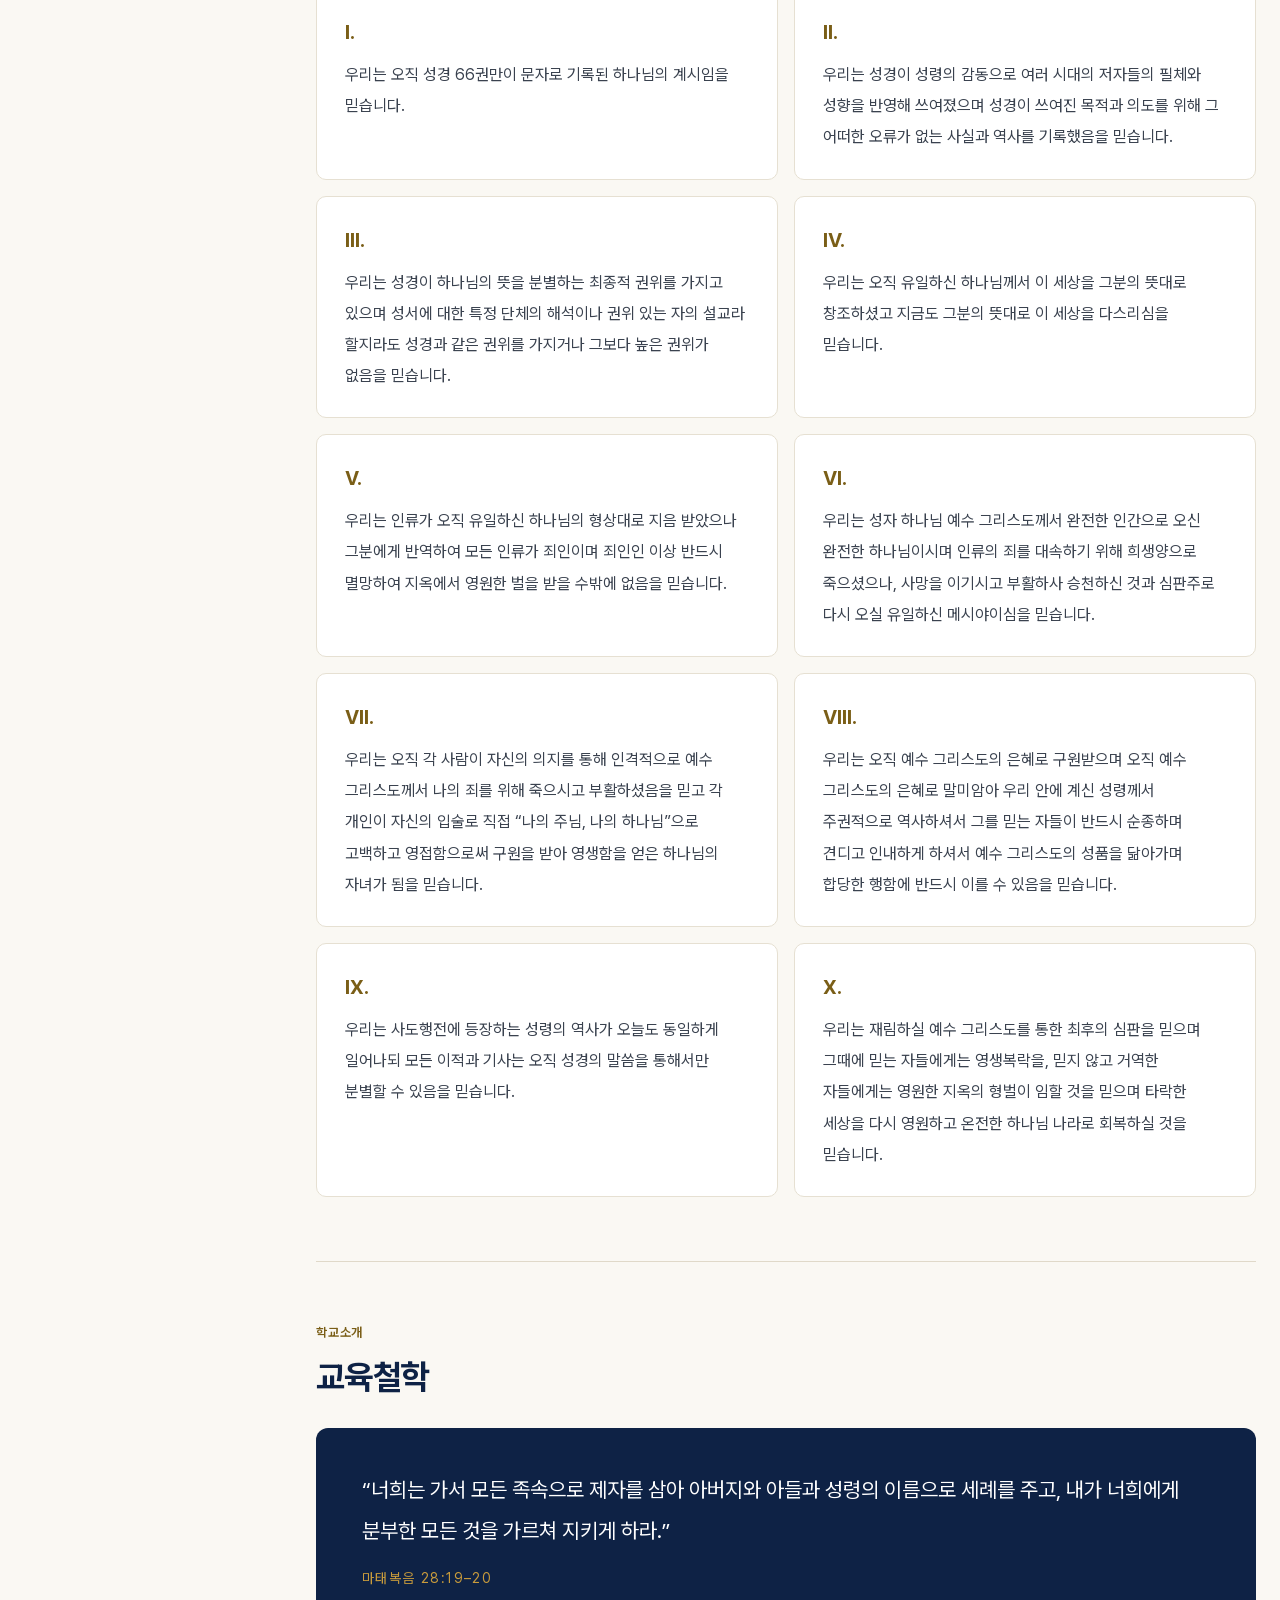
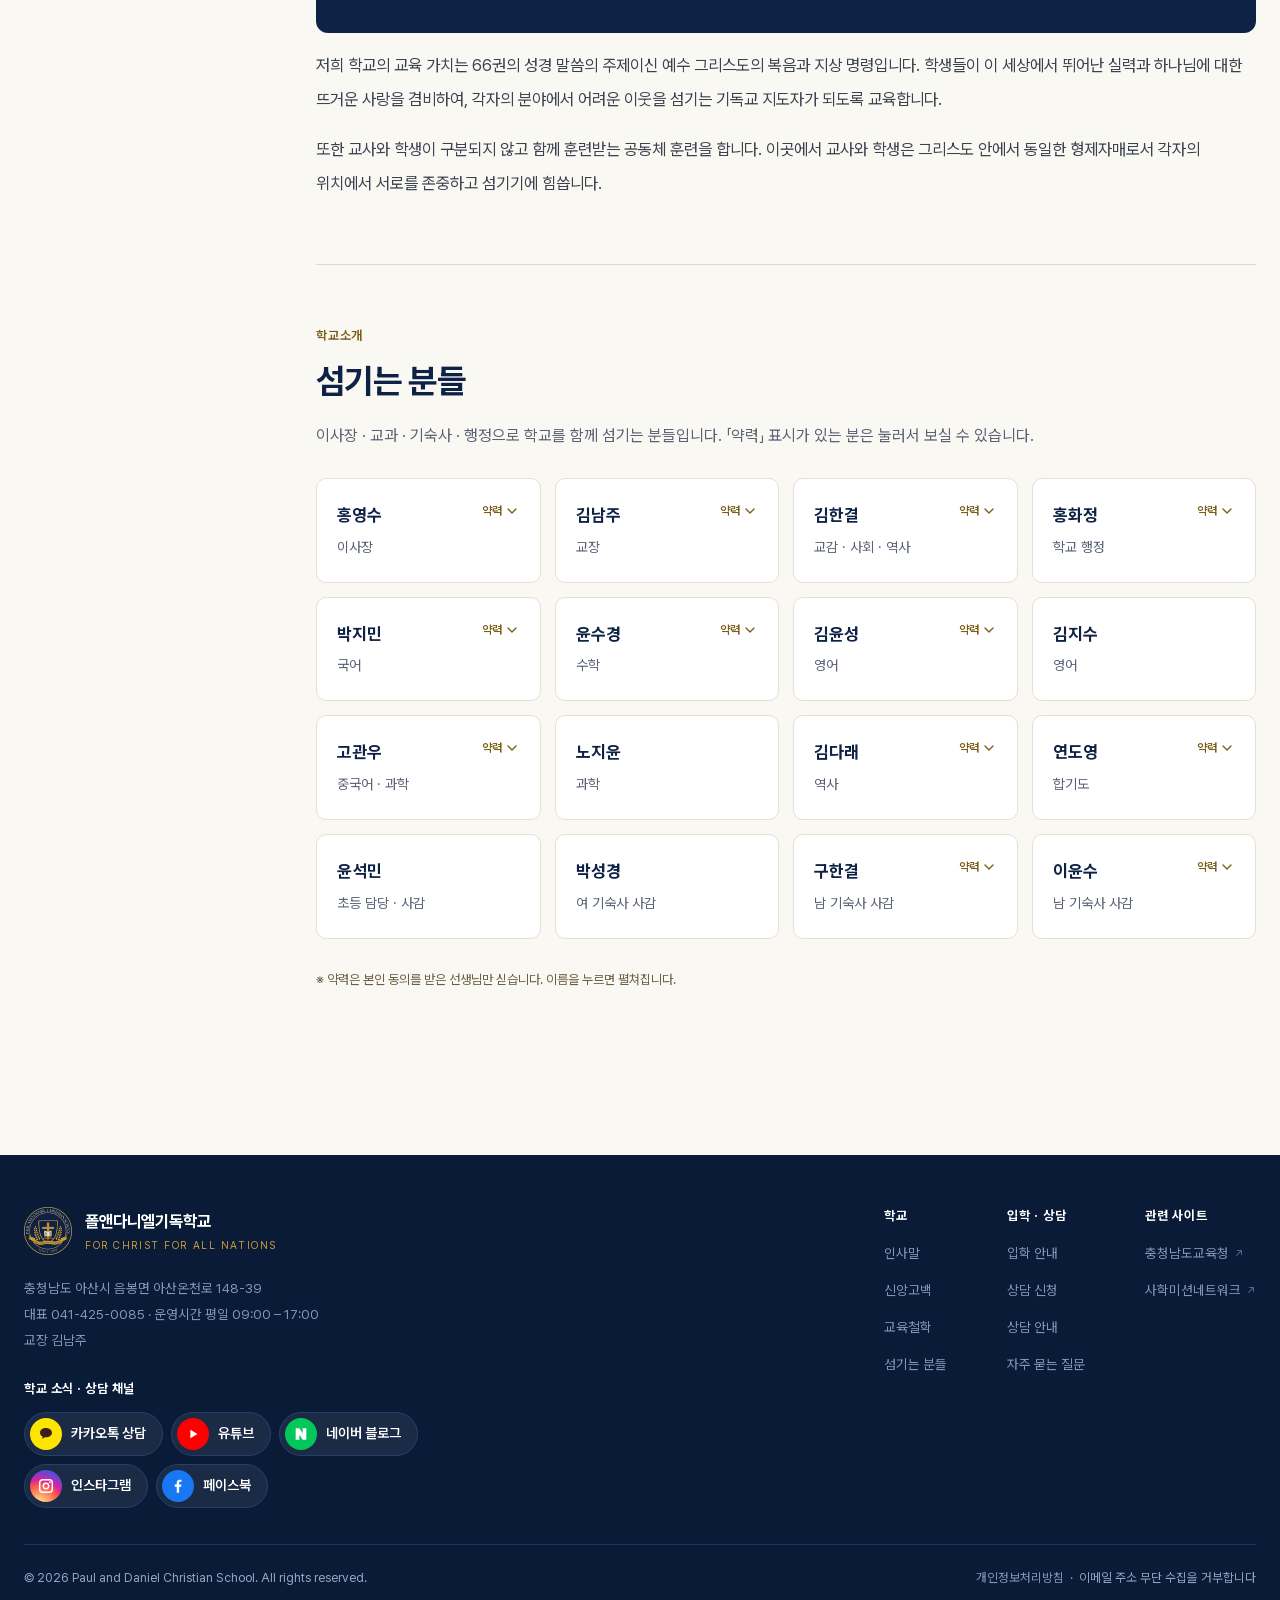
<file: about.html>
<!doctype html>
<html lang="ko">
<head>
<meta charset="utf-8">
<meta name="viewport" content="width=device-width, initial-scale=1, viewport-fit=cover">
<title>학교소개 — 폴앤다니엘기독학교</title>
<meta name="description" content="교장 인사말, 신앙고백, 교육철학, 섬기는 분들. 충남 아산의 기숙형 기독 대안교육기관 폴앤다니엘기독학교를 소개합니다.">
<meta property="og:type" content="website">
<meta property="og:title" content="학교소개 — 폴앤다니엘기독학교">
<meta property="og:description" content="영성과 공동체성과 지성을 훈련하고 교육합니다.">
<meta property="og:image" content="https://www.pdcs.kr/assets/img/slide1-aerial.jpg">
<meta property="og:image:width" content="2273">
<meta property="og:image:height" content="1277">
<meta property="og:site_name" content="폴앤다니엘기독학교">
<meta property="og:locale" content="ko_KR">
<link rel="canonical" href="https://www.pdcs.kr/about.html">
<meta name="color-scheme" content="only light">
<meta name="theme-color" content="#0E2245">
<link rel="icon" href="assets/img/favicon-64.png" sizes="64x64">
<link rel="apple-touch-icon" href="assets/img/apple-touch-icon.png">
<script>document.documentElement.className += ' js';</script>
<link rel="stylesheet" href="assets/css/style.css?v=b5938afd">
</head>
<body>
<a class="skip-link" href="#main">본문 바로가기</a>

<div class="site-top">
  <div class="utility">
    <div class="wrap">
      <span><span class="utility__badge">충남교육청 등록</span>기숙형 대안교육기관 · 충청남도 아산</span>
      <span class="utility__links">
        <span class="utility__kakao"><a class="kakao-link" href="https://open.kakao.com/me/pdcs_daniel" target="_blank" rel="noopener"><svg width="15" height="14" viewBox="0 0 24 22" aria-hidden="true"><path fill="currentColor" d="M12 1C5.9 1 1 4.86 1 9.62c0 3.06 2.04 5.74 5.11 7.25-.22.8-.82 2.98-.94 3.44-.14.58.21.57.45.42.18-.12 2.93-1.99 4.12-2.79.74.1 1.5.16 2.26.16 6.08 0 11-3.86 11-8.48S18.08 1 12 1z"/></svg>카카오톡 상담<span class="sr-only">(새 창)</span></a></span>
        <span class="utility__tel">입학 문의 <a href="tel:041-425-0085" style="color:inherit">041-425-0085</a></span>
        <a href="index.html#news">상담 안내</a>
        <a href="index.html#visit">오시는 길</a>
      </span>
    </div>
  </div>

  <header class="header">
    <div class="wrap">
      <a class="brand" href="index.html">
        <img src="assets/img/logo-96.png" srcset="assets/img/logo-96.png 1x, assets/img/logo-192.png 2x" alt="" width="50" height="50" fetchpriority="high">
        <span>
          <span class="brand__kind">대안교육기관</span>
          <span class="brand__ko">폴앤다니엘기독학교</span>
          <span class="brand__en" lang="en">PAUL AND DANIEL CHRISTIAN SCHOOL</span>
        </span>
      </a>
      <button class="nav-toggle" type="button" aria-expanded="false" aria-controls="gnb" aria-label="메뉴 열기">
        <span></span><span></span><span></span>
      </button>
      <nav class="gnb" id="gnb" aria-label="주 메뉴">
        <a href="about.html" aria-current="page">학교소개</a>
        <a href="index.html#curriculum">교육과정</a>
        <a href="admission.html">입학안내</a>
        <a href="index.html#news">상담 안내</a>
        <a href="index.html#gallery">갤러리</a>
        <a href="index.html#visit">오시는 길</a>
        <a class="btn btn--primary btn--sm" href="admission.html#form">입학 상담 신청</a>
      </nav>
    </div>
  </header>
</div>


<main id="main">

  <section class="subhero">
    <picture><source media="(max-width: 700px)" srcset="assets/img/hero-dorm-sm.jpg"><img src="assets/img/hero-dorm.jpg" alt="" width="2400" height="1000" fetchpriority="high"></picture>
    <span class="subhero__veil" aria-hidden="true"></span>
    <div class="wrap">
      <div class="subhero__inner">
        <p class="breadcrumb"><a href="index.html" style="color:#A8B8D2;text-decoration:none">홈</a> &nbsp;›&nbsp; <b>학교소개</b></p>
        <h1 class="subhero__title">학교소개</h1>
      </div>
    </div>
  </section>

  <section class="section">
    <div class="wrap">
      <div class="page">

        <aside class="sidenav">
          <nav class="sidenav__box" aria-label="학교소개 하위 메뉴">
            <p class="sidenav__head">학교소개</p>
            <a href="#greeting">교장 인사말</a>
            <a href="#creed">신앙고백</a>
            <a href="#philosophy">교육철학</a>
            <a href="#staff">섬기는 분들</a>
          </nav>
          <div class="sidenav__cta">
            <h2>더 궁금하신가요?</h2>
            <p>평일 <span class="nowrap">09:00 – 17:00</span><br><span class="nowrap">041-425-0085</span></p>
            <p style="margin-top:16px"><a class="btn btn--primary btn--sm btn--block" href="admission.html#form">상담 신청</a></p>
          </div>
        </aside>

        <div>

          <section class="block" id="greeting">
            <p class="eyebrow">학교소개</p>
            <h2>교장 인사말</h2>
            <div class="greeting" style="margin-top:26px">
              <div class="reveal">
                <div class="greeting__photo">
                  <img src="assets/img/principal.jpg" alt="김남주 교장이 졸업식 단상에서 말씀하는 모습" width="828" height="1346" loading="lazy">
                </div>
                <p class="greeting__cap">졸업식 &middot; 홈커밍데이</p>
                <p class="greeting__who">
                  <span class="greeting__name">김남주</span>
                  <span class="greeting__role">폴앤다니엘기독학교 교장</span>
                </p>
              </div>
              <div class="reveal" data-delay="1">
                <p style="font-size:19px;font-weight:600;color:#7A5E17;letter-spacing:-.01em"><span lang="en">For Christ, For All Nations</span><br><span style="font-size:15px;color:var(--muted);font-weight:400">그리스도를 위하여, 모든 민족을 위하여</span></p>
                <p>21세기 우리는 심각한 가치관의 혼돈 속에 살아가고 있습니다. 미래에 대한 불확신, 황금만능주의, 개인주의, 극단적 상대주의와 허무주의와 이기주의로 점철된 각종 오염된 가치관들이 여러 통로를 통하여 학교와 가정과 자녀들 마음 깊은 곳까지 스며들어와 자녀들을 지배해 가고 있습니다.</p>
                <p>이러한 시대적 위기를 인식한 신앙지도자들은 기독학교를 설립하기 시작하였고, 폴앤다니엘기독학교는 이러한 국가적 · 시대적 기대와 성령의 인도하심에 따라 새로운 기독학교 모델로, 혼탁한 교육 상황에 신선한 샘물과 같은 기독교육 시스템을 제시하여, 성경적 가치관을 가지고 교육하기 위해 설립되었습니다.</p>
                <blockquote class="quote">
                  <p>폴앤다니엘기독학교는 영성과 공동체성과 지성을 훈련하고 교육합니다. 매일 하루 세 번의 성경공부와 기도와 예배를 통해 하나님을 만나고, 자기주도학습과 지도를 통해 지성을 키우며, 기숙사 훈련을 통해 자기보다 남을 생각하는 공동체성을 배웁니다.</p>
                </blockquote>
                <div class="sign">
                  <span class="sign__rule"></span>
                  <span class="sign__name">교장 <b>김남주</b></span>
                </div>
              </div>
            </div>
          </section>

          <section class="block" id="creed">
            <p class="eyebrow">학교소개</p>
            <h2>신앙고백</h2>
            <p class="section-lead">우리는 다음과 같이 우리 공동체의 신앙을 고백합니다.</p>
            <div class="creed">
              <article class="creed__item reveal">
                <p class="creed__no">I.</p>
                <p>우리는 오직 성경 66권만이 문자로 기록된 하나님의 계시임을 믿습니다.</p>
              </article>
              <article class="creed__item reveal" data-delay="1">
                <p class="creed__no">II.</p>
                <p>우리는 성경이 성령의 감동으로 여러 시대의 저자들의 필체와 성향을 반영해 쓰여졌으며 성경이 쓰여진 목적과 의도를 위해 그 어떠한 오류가 없는 사실과 역사를 기록했음을 믿습니다.</p>
              </article>
              <article class="creed__item reveal">
                <p class="creed__no">III.</p>
                <p>우리는 성경이 하나님의 뜻을 분별하는 최종적 권위를 가지고 있으며 성서에 대한 특정 단체의 해석이나 권위 있는 자의 설교라 할지라도 성경과 같은 권위를 가지거나 그보다 높은 권위가 없음을 믿습니다.</p>
              </article>
              <article class="creed__item reveal" data-delay="1">
                <p class="creed__no">IV.</p>
                <p>우리는 오직 유일하신 하나님께서 이 세상을 그분의 뜻대로 창조하셨고 지금도 그분의 뜻대로 이 세상을 다스리심을 믿습니다.</p>
              </article>
              <article class="creed__item reveal">
                <p class="creed__no">V.</p>
                <p>우리는 인류가 오직 유일하신 하나님의 형상대로 지음 받았으나 그분에게 반역하여 모든 인류가 죄인이며 죄인인 이상 반드시 멸망하여 지옥에서 영원한 벌을 받을 수밖에 없음을 믿습니다.</p>
              </article>
              <article class="creed__item reveal" data-delay="1">
                <p class="creed__no">VI.</p>
                <p>우리는 성자 하나님 예수 그리스도께서 완전한 인간으로 오신 완전한 하나님이시며 인류의 죄를 대속하기 위해 희생양으로 죽으셨으나, 사망을 이기시고 부활하사 승천하신 것과 심판주로 다시 오실 유일하신 메시야이심을 믿습니다.</p>
              </article>
              <article class="creed__item reveal">
                <p class="creed__no">VII.</p>
                <p>우리는 오직 각 사람이 자신의 의지를 통해 인격적으로 예수 그리스도께서 나의 죄를 위해 죽으시고 부활하셨음을 믿고 각 개인이 자신의 입술로 직접 “나의 주님, 나의 하나님”으로 고백하고 영접함으로써 구원을 받아 영생함을 얻은 하나님의 자녀가 됨을 믿습니다.</p>
              </article>
              <article class="creed__item reveal" data-delay="1">
                <p class="creed__no">VIII.</p>
                <p>우리는 오직 예수 그리스도의 은혜로 구원받으며 오직 예수 그리스도의 은혜로 말미암아 우리 안에 계신 성령께서 주권적으로 역사하셔서 그를 믿는 자들이 반드시 순종하며 견디고 인내하게 하셔서 예수 그리스도의 성품을 닮아가며 합당한 행함에 반드시 이를 수 있음을 믿습니다.</p>
              </article>
              <article class="creed__item reveal">
                <p class="creed__no">IX.</p>
                <p>우리는 사도행전에 등장하는 성령의 역사가 오늘도 동일하게 일어나되 모든 이적과 기사는 오직 성경의 말씀을 통해서만 분별할 수 있음을 믿습니다.</p>
              </article>
              <article class="creed__item reveal" data-delay="1">
                <p class="creed__no">X.</p>
                <p>우리는 재림하실 예수 그리스도를 통한 최후의 심판을 믿으며 그때에 믿는 자들에게는 영생복락을, 믿지 않고 거역한 자들에게는 영원한 지옥의 형벌이 임할 것을 믿으며 타락한 세상을 다시 영원하고 온전한 하나님 나라로 회복하실 것을 믿습니다.</p>
              </article>
            </div>
          </section>

          <section class="block" id="philosophy">
            <p class="eyebrow">학교소개</p>
            <h2>교육철학</h2>
            <div class="verse reveal">
              <p>&ldquo;너희는 가서 모든 족속으로 제자를 삼아 아버지와 아들과 성령의 이름으로 세례를 주고, 내가 너희에게 분부한 모든 것을 가르쳐 지키게 하라.&rdquo;</p>
              <cite>마태복음 28:19&ndash;20</cite>
            </div>
            <p>저희 학교의 교육 가치는 66권의 성경 말씀의 주제이신 예수 그리스도의 복음과 지상 명령입니다. 학생들이 이 세상에서 뛰어난 실력과 하나님에 대한 뜨거운 사랑을 겸비하여, 각자의 분야에서 어려운 이웃을 섬기는 기독교 지도자가 되도록 교육합니다.</p>
            <p>또한 교사와 학생이 구분되지 않고 함께 훈련받는 공동체 훈련을 합니다. 이곳에서 교사와 학생은 그리스도 안에서 동일한 형제자매로서 각자의 위치에서 서로를 존중하고 섬기기에 힘씁니다.</p>
          </section>

          <section class="block" id="staff">
            <p class="eyebrow">학교소개</p>
            <h2>섬기는 분들</h2>
            <p class="section-lead">이사장 · 교과 · 기숙사 · 행정으로 학교를 함께 섬기는 분들입니다. 「약력」 표시가 있는 분은 눌러서 보실 수 있습니다.</p>
            <div class="staff">
              <details class="staff__item staff__item--bio">
                <summary>
                  <span class="staff__head">
                    <span class="staff__name">홍영수</span>
                    <span class="staff__role">이사장</span>
                  </span>
                  <span class="staff__more">약력<svg class="staff__chev" width="16" height="16" viewBox="0 0 24 24" fill="none" stroke="currentColor" stroke-width="2" stroke-linecap="round" stroke-linejoin="round" aria-hidden="true"><path d="M6 9l6 6 6-6"/></svg></span>
                </summary>
                <ul class="staff__bio">
                  <li>현 폴앤다니엘기독학교 이사장</li>
                  <li><span class="nowrap">1997.04.21-2009.09.28.</span> 노바토한인교회 담임 (미국 캘리포니아)</li>
                  <li><span class="nowrap">1998-2004년</span> Golden Gate Baptist Theological Seminary THM 과정 이수 (신학석사 수료)</li>
                  <li><span class="nowrap">1994-1997년</span> Golden Gate Baptist Theological Seminary M Div (목회학 석사 졸업)</li>
                  <li>폴앤다니엘기독학교</li>
                  <li>미국재무성 국제법전문검열과 (International Examiner)</li>
                  <li>북한 평양 방문 및 평양 봉수교회와 칠골교회 연합 성찬식 집례 (2007.12)</li>
                  <li>연락처: <span class="nowrap">010-6628-8290</span></li>
                  <li>이메일: love12hope@gmail.com</li>
                </ul>
              </details>
              <details class="staff__item staff__item--bio">
                <summary>
                  <span class="staff__head">
                    <span class="staff__name">김남주</span>
                    <span class="staff__role">교장</span>
                  </span>
                  <span class="staff__more">약력<svg class="staff__chev" width="16" height="16" viewBox="0 0 24 24" fill="none" stroke="currentColor" stroke-width="2" stroke-linecap="round" stroke-linejoin="round" aria-hidden="true"><path d="M6 9l6 6 6-6"/></svg></span>
                </summary>
                <ul class="staff__bio">
                  <li>대학생 선교회 (C.C.C.) 창원 지부 간사</li>
                  <li>필리핀 바귀오 소재 DFCIS (제자들국제학교) 운영 이사 (2005~2015년)</li>
                  <li>현 주사랑교회 담임목사 (2018~)</li>
                  <li>현재 폴앤다니엘기독학교 교장 (2025.10)</li>
                </ul>
              </details>
              <details class="staff__item staff__item--bio">
                <summary>
                  <span class="staff__head">
                    <span class="staff__name">김한결</span>
                    <span class="staff__role">교감 · 사회 · 역사</span>
                  </span>
                  <span class="staff__more">약력<svg class="staff__chev" width="16" height="16" viewBox="0 0 24 24" fill="none" stroke="currentColor" stroke-width="2" stroke-linecap="round" stroke-linejoin="round" aria-hidden="true"><path d="M6 9l6 6 6-6"/></svg></span>
                </summary>
                <ul class="staff__bio">
                  <li>2010년 DFCIS 졸업</li>
                  <li>2015년 미국 Syracuse University 국제관계학 학사졸업</li>
                  <li>2015년 부산 팔복학교 창립</li>
                  <li>2018년~2025년 부산 및 경기팔복학교 교감 재직</li>
                  <li>2020년 고려대학교 국제대학원 동아시아 지역학 석사 수료</li>
                  <li>2021년 중국 푸단대학교 국제공공정책학 석사 졸업 (논문: 오바마 Pivot to Asia 정책이 한미관계에 미친 영향)</li>
                  <li>2026년 총신대학교 신학대학원 목회학 석사 졸업</li>
                </ul>
              </details>
              <details class="staff__item staff__item--bio">
                <summary>
                  <span class="staff__head">
                    <span class="staff__name">홍화정</span>
                    <span class="staff__role">학교 행정</span>
                  </span>
                  <span class="staff__more">약력<svg class="staff__chev" width="16" height="16" viewBox="0 0 24 24" fill="none" stroke="currentColor" stroke-width="2" stroke-linecap="round" stroke-linejoin="round" aria-hidden="true"><path d="M6 9l6 6 6-6"/></svg></span>
                </summary>
                <ul class="staff__bio">
                  <li>마산대학교 보건행정학과 졸업</li>
                  <li><span class="nowrap">2010-2014</span> 거제 호산나 교회 교육간사</li>
                  <li>2019년~2025년 : 한비전 교무로 재직</li>
                </ul>
              </details>
              <details class="staff__item staff__item--bio">
                <summary>
                  <span class="staff__head">
                    <span class="staff__name">박지민</span>
                    <span class="staff__role">국어</span>
                  </span>
                  <span class="staff__more">약력<svg class="staff__chev" width="16" height="16" viewBox="0 0 24 24" fill="none" stroke="currentColor" stroke-width="2" stroke-linecap="round" stroke-linejoin="round" aria-hidden="true"><path d="M6 9l6 6 6-6"/></svg></span>
                </summary>
                <ul class="staff__bio">
                  <li>대구구암고등학교 국어교사</li>
                  <li>시냇가에심은나무학교(예수전도단) 교사 인도네시아캠퍼스 근무, 말레이시아캠퍼스 근무</li>
                  <li>장자학교교사</li>
                  <li>2019년 국립대전현충원 우수교사지도상</li>
                  <li>2020년 부산문인협회 우수교사지도상</li>
                  <li>2022년 국립대전현충원 우수교사지도상</li>
                  <li>2023년 부산문인협회 우수교사지도상</li>
                </ul>
              </details>
              <details class="staff__item staff__item--bio">
                <summary>
                  <span class="staff__head">
                    <span class="staff__name">윤수경</span>
                    <span class="staff__role">수학</span>
                  </span>
                  <span class="staff__more">약력<svg class="staff__chev" width="16" height="16" viewBox="0 0 24 24" fill="none" stroke="currentColor" stroke-width="2" stroke-linecap="round" stroke-linejoin="round" aria-hidden="true"><path d="M6 9l6 6 6-6"/></svg></span>
                </summary>
                <ul class="staff__bio">
                  <li>현 미국 무디신학교 재학</li>
                </ul>
              </details>
              <details class="staff__item staff__item--bio">
                <summary>
                  <span class="staff__head">
                    <span class="staff__name">김윤성</span>
                    <span class="staff__role">영어</span>
                  </span>
                  <span class="staff__more">약력<svg class="staff__chev" width="16" height="16" viewBox="0 0 24 24" fill="none" stroke="currentColor" stroke-width="2" stroke-linecap="round" stroke-linejoin="round" aria-hidden="true"><path d="M6 9l6 6 6-6"/></svg></span>
                </summary>
                <ul class="staff__bio">
                  <li>김윤성: 교육·인사 12년</li>
                  <li lang="en">Griffith Univ.: Honors</li>
                  <li lang="en">Graduated with honors in International Business (GPA 4.3/4.5); fluent in English.</li>
                  <li lang="en">JLR Australia: HR Manager</li>
                  <li lang="en">Youngest manager in the HR team; led nationwide recruitment across Australia; named Employee of the Year 2010.</li>
                  <li>한국외국기업협회 인턴십 기획</li>
                  <li>(주)한화 인사·교육 총괄 팀장</li>
                </ul>
              </details>
              <div class="staff__item"><span class="staff__head"><span class="staff__name">김지수</span><span class="staff__role">영어</span></span></div>
              <details class="staff__item staff__item--bio">
                <summary>
                  <span class="staff__head">
                    <span class="staff__name">고관우</span>
                    <span class="staff__role">중국어 · 과학</span>
                  </span>
                  <span class="staff__more">약력<svg class="staff__chev" width="16" height="16" viewBox="0 0 24 24" fill="none" stroke="currentColor" stroke-width="2" stroke-linecap="round" stroke-linejoin="round" aria-hidden="true"><path d="M6 9l6 6 6-6"/></svg></span>
                </summary>
                <ul class="staff__bio">
                  <li>2018년: 인도 자와할랄 네루대학 졸업</li>
                  <li><span class="nowrap">2019-2025년</span> 한비전기독학교 교사</li>
                </ul>
              </details>
              <div class="staff__item"><span class="staff__head"><span class="staff__name">노지윤</span><span class="staff__role">과학</span></span></div>
              <details class="staff__item staff__item--bio">
                <summary>
                  <span class="staff__head">
                    <span class="staff__name">김다래</span>
                    <span class="staff__role">역사</span>
                  </span>
                  <span class="staff__more">약력<svg class="staff__chev" width="16" height="16" viewBox="0 0 24 24" fill="none" stroke="currentColor" stroke-width="2" stroke-linecap="round" stroke-linejoin="round" aria-hidden="true"><path d="M6 9l6 6 6-6"/></svg></span>
                </summary>
                <ul class="staff__bio">
                  <li>이화여대 외국어교육특수대학원 졸업 · TESOL 석사</li>
                  <li>King George International Business College · TESOL Diploma, 캐나다 밴쿠버</li>
                  <li>홍익대 경영학과 졸업</li>
                  <li>여러 도서관과 학교에서 영어교사로 근무</li>
                </ul>
              </details>
              <details class="staff__item staff__item--bio">
                <summary>
                  <span class="staff__head">
                    <span class="staff__name">연도영</span>
                    <span class="staff__role">합기도</span>
                  </span>
                  <span class="staff__more">약력<svg class="staff__chev" width="16" height="16" viewBox="0 0 24 24" fill="none" stroke="currentColor" stroke-width="2" stroke-linecap="round" stroke-linejoin="round" aria-hidden="true"><path d="M6 9l6 6 6-6"/></svg></span>
                </summary>
                <ul class="staff__bio">
                  <li>학력 - 용인대학교 경호비서학 졸업</li>
                  <li>자격증 - 합기도 5단, 용무도 4단, 유도 2단, 생활스포츠 지도사2급(합기도), 심판 및 경기운영지도자 2급<span class="nowrap">(합기도&amp;용무도)</span></li>
                  <li class="staff__bio-head">약력</li>
                  <li>전)용인대무궁화합기도 관장 5년</li>
                  <li>전)테크노 홍복싱 코치 2년</li>
                  <li>전)대전&amp;세종 무무관합기도 시범단장</li>
                  <li>현)은하수합기도 관장</li>
                  <li>현)대전&amp;세종 무무관합기도 심사위원</li>
                  <li>현)폴앤다니엘 기독학교 합기도 교사</li>
                </ul>
              </details>
              <div class="staff__item"><span class="staff__head"><span class="staff__name">윤석민</span><span class="staff__role">초등 담당 · 사감</span></span></div>
              <div class="staff__item"><span class="staff__head"><span class="staff__name">박성경</span><span class="staff__role">여 기숙사 사감</span></span></div>
              <details class="staff__item staff__item--bio">
                <summary>
                  <span class="staff__head">
                    <span class="staff__name">구한결</span>
                    <span class="staff__role">남 기숙사 사감</span>
                  </span>
                  <span class="staff__more">약력<svg class="staff__chev" width="16" height="16" viewBox="0 0 24 24" fill="none" stroke="currentColor" stroke-width="2" stroke-linecap="round" stroke-linejoin="round" aria-hidden="true"><path d="M6 9l6 6 6-6"/></svg></span>
                </summary>
                <ul class="staff__bio">
                  <li>폴앤다니엘기독학교 졸업</li>
                </ul>
              </details>
              <details class="staff__item staff__item--bio">
                <summary>
                  <span class="staff__head">
                    <span class="staff__name">이윤수</span>
                    <span class="staff__role">남 기숙사 사감</span>
                  </span>
                  <span class="staff__more">약력<svg class="staff__chev" width="16" height="16" viewBox="0 0 24 24" fill="none" stroke="currentColor" stroke-width="2" stroke-linecap="round" stroke-linejoin="round" aria-hidden="true"><path d="M6 9l6 6 6-6"/></svg></span>
                </summary>
                <ul class="staff__bio">
                  <li>폴앤다니엘기독학교 졸업</li>
                </ul>
              </details>
            </div>
            <p class="note note--dark">※ 약력은 본인 동의를 받은 선생님만 싣습니다. 이름을 누르면 펼쳐집니다.</p>
          </section>

        </div>
      </div>
    </div>
  </section>

</main>

<footer class="footer">
  <div class="wrap">
    <div class="footer__top">
      <div>
        <div class="footer__brand">
          <img src="assets/img/logo-96.png" srcset="assets/img/logo-96.png 1x, assets/img/logo-192.png 2x" alt="" width="48" height="48" loading="lazy">
          <div>
            <p class="footer__name">폴앤다니엘기독학교</p>
            <p class="footer__slogan" lang="en">FOR CHRIST FOR ALL NATIONS</p>
          </div>
        </div>
        <p class="footer__addr">충청남도 아산시 음봉면 아산온천로 <span class="nowrap">148-39</span><br>대표 <span class="nowrap">041-425-0085</span> · 운영시간 평일 <span class="nowrap">09:00 – 17:00</span><br>교장 김남주</p>
        <div class="sns">
          <p class="sns__title">학교 소식 · 상담 채널</p>
          <ul class="sns__list">
            <li><a class="sns--kakao" href="https://open.kakao.com/me/pdcs_daniel" target="_blank" rel="noopener"><span class="sns__icon" aria-hidden="true"><svg width="18" height="18" viewBox="0 0 24 24"><path fill="currentColor" d="M12 4C7.58 4 4 6.8 4 10.25c0 2.22 1.48 4.16 3.7 5.26-.16.58-.6 2.16-.68 2.5-.1.42.15.41.32.3.13-.08 2.13-1.44 3-2.02.53.07 1.08.11 1.66.11 4.42 0 8-2.8 8-6.15S16.42 4 12 4z"/></svg></span>카카오톡 상담<span class="sr-only"> (새 창)</span></a></li>
            <li><a class="sns--youtube" href="https://www.youtube.com/@PDCS-Daniel" target="_blank" rel="noopener"><span class="sns__icon" aria-hidden="true"><svg width="18" height="18" viewBox="0 0 24 24"><path fill="currentColor" d="M8.5 6.2v11.6L18 12z"/></svg></span>유튜브<span class="sr-only"> (새 창)</span></a></li>
            <li><a class="sns--naver" href="https://blog.naver.com/pdcs_daniel" target="_blank" rel="noopener"><span class="sns__icon" aria-hidden="true"><svg width="16" height="16" viewBox="0 0 24 24"><path fill="currentColor" d="M4 3.5h5.6l4.9 7.2V3.5H20v17h-5.6l-4.9-7.2v7.2H4z"/></svg></span>네이버 블로그<span class="sr-only"> (새 창)</span></a></li>
            <li><a class="sns--instagram" href="https://www.instagram.com/pdcs.daniel/" target="_blank" rel="noopener"><span class="sns__icon" aria-hidden="true"><svg width="18" height="18" viewBox="0 0 24 24"><path fill="none" stroke="currentColor" stroke-width="2" d="M7.6 3.6h8.8a4 4 0 0 1 4 4v8.8a4 4 0 0 1-4 4H7.6a4 4 0 0 1-4-4V7.6a4 4 0 0 1 4-4z"/><circle cx="12" cy="12" r="3.6" fill="none" stroke="currentColor" stroke-width="2"/><circle cx="17.1" cy="6.9" r="1.2" fill="currentColor"/></svg></span>인스타그램<span class="sr-only"> (새 창)</span></a></li>
            <li><a class="sns--facebook" href="https://www.facebook.com/pdcs.daniel" target="_blank" rel="noopener"><span class="sns__icon" aria-hidden="true"><svg width="18" height="18" viewBox="0 0 24 24"><path fill="currentColor" d="M13.5 21v-8h2.7l.4-3.1h-3.1V7.9c0-.9.25-1.5 1.55-1.5h1.65V3.63A22 22 0 0 0 14.3 3.5c-2.4 0-4 1.46-4 4.14V9.9H7.6V13h2.7v8z"/></svg></span>페이스북<span class="sr-only"> (새 창)</span></a></li>
          </ul>
        </div>
      </div>
      <div class="footer__cols">
        <div class="footer__col">
          <h2>학교</h2>
          <ul>
            <li><a href="#greeting">인사말</a></li>
            <li><a href="#creed">신앙고백</a></li>
            <li><a href="#philosophy">교육철학</a></li>
            <li><a href="#staff">섬기는 분들</a></li>
          </ul>
        </div>
        <div class="footer__col">
          <h2>입학 · 상담</h2>
          <ul>
            <li><a href="admission.html">입학 안내</a></li>
            <li><a href="admission.html#form">상담 신청</a></li>
            <li><a href="index.html#news">상담 안내</a></li>
            <li><a href="admission.html#faq">자주 묻는 질문</a></li>
          </ul>
        </div>
        <div class="footer__col">
          <h2>관련 사이트</h2>
          <ul>
            <li><a href="http://www.cne.go.kr/cne/main.do" target="_blank" rel="noopener">충청남도교육청<span class="ext" aria-hidden="true">↗</span><span class="sr-only">(새 창)</span></a></li>
            <li><a href="http://www.missionnetwork.org/" target="_blank" rel="noopener">사학미션네트워크<span class="ext" aria-hidden="true">↗</span><span class="sr-only">(새 창)</span></a></li>
          </ul>
        </div>
      </div>
    </div>
    <div class="footer__bottom">
      <span>© 2026 Paul and Daniel Christian School. All rights reserved.</span>
      <span><a href="privacy.html">개인정보처리방침</a> &nbsp;·&nbsp; <span>이메일 주소 무단 수집을 거부합니다</span></span>
    </div>
  </div>
</footer>

<div class="mobile-cta">
  <a class="btn btn--ghost" href="tel:041-425-0085">전화하기</a>
  <a class="btn btn--primary" href="admission.html#form">입학 상담 신청</a>
</div>

<script src="assets/js/main.js?v=0bbeda4c"></script>
</body>
</html>
</file>
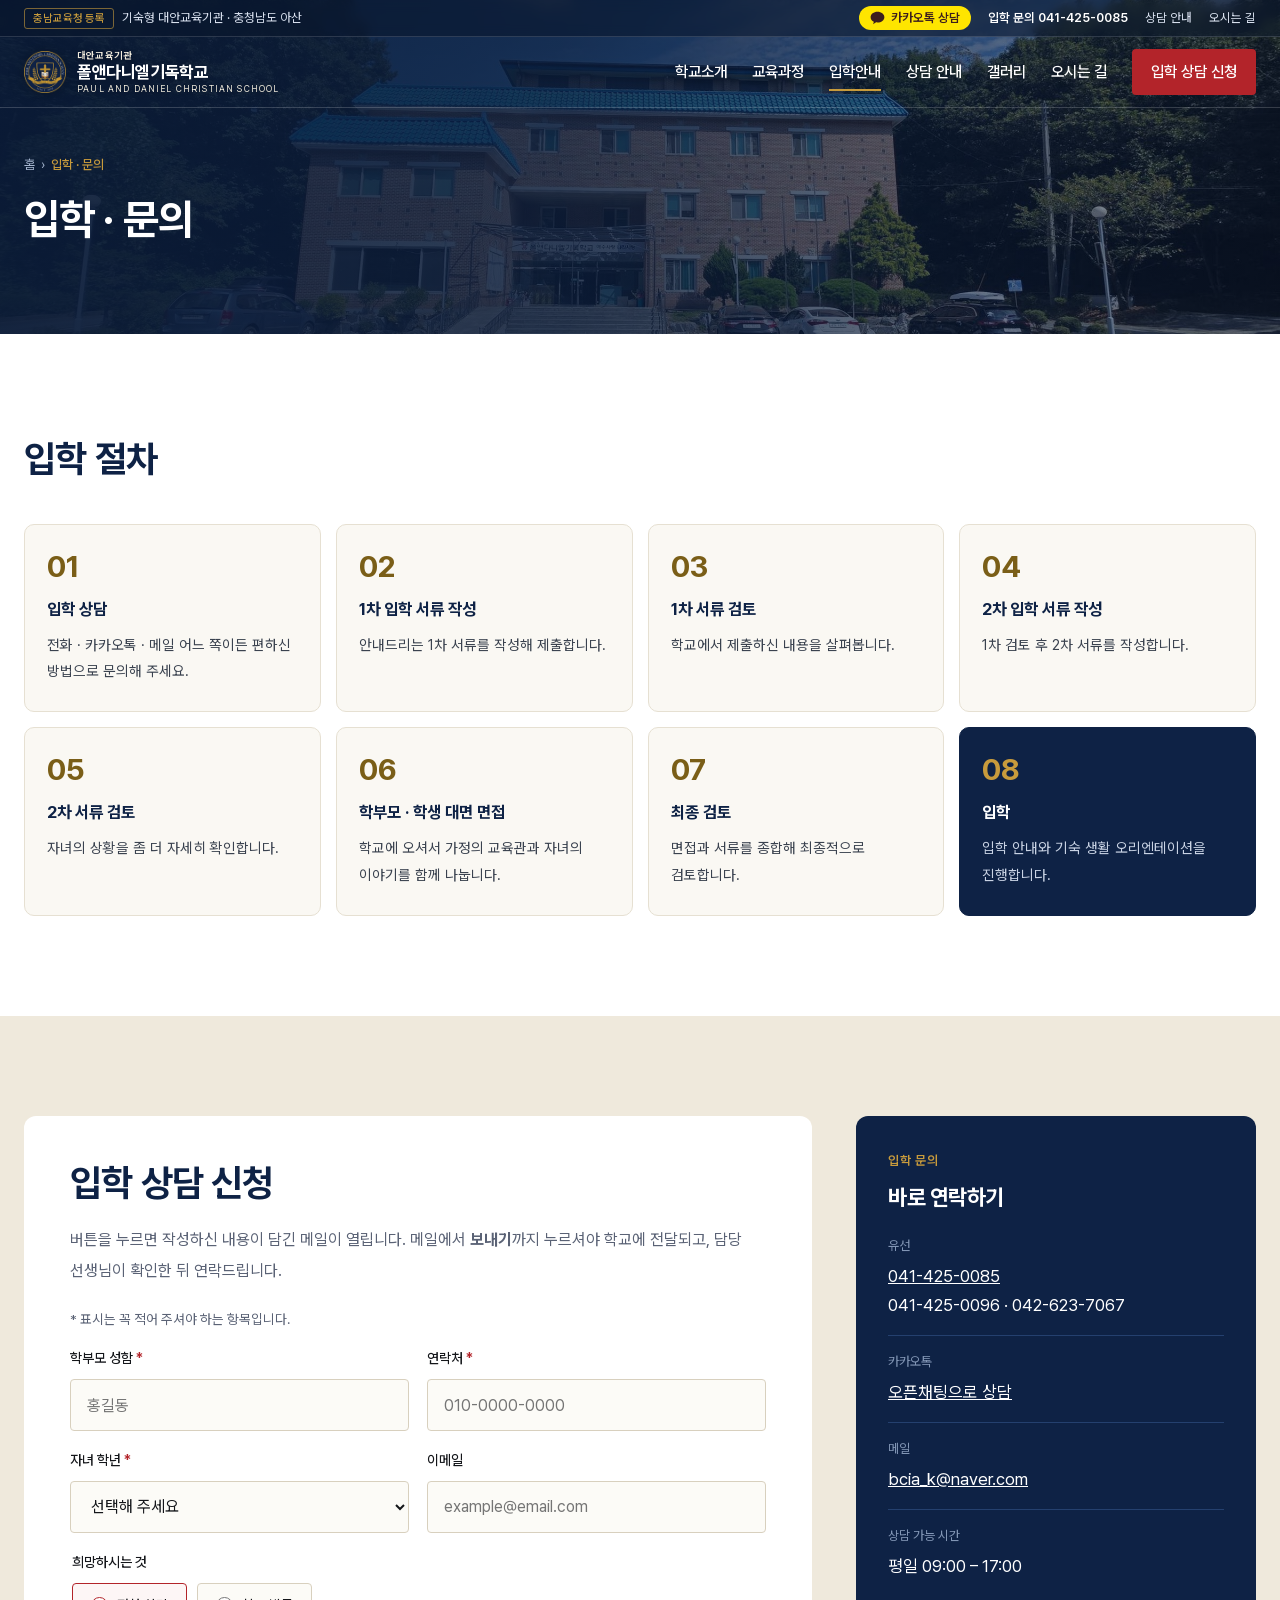
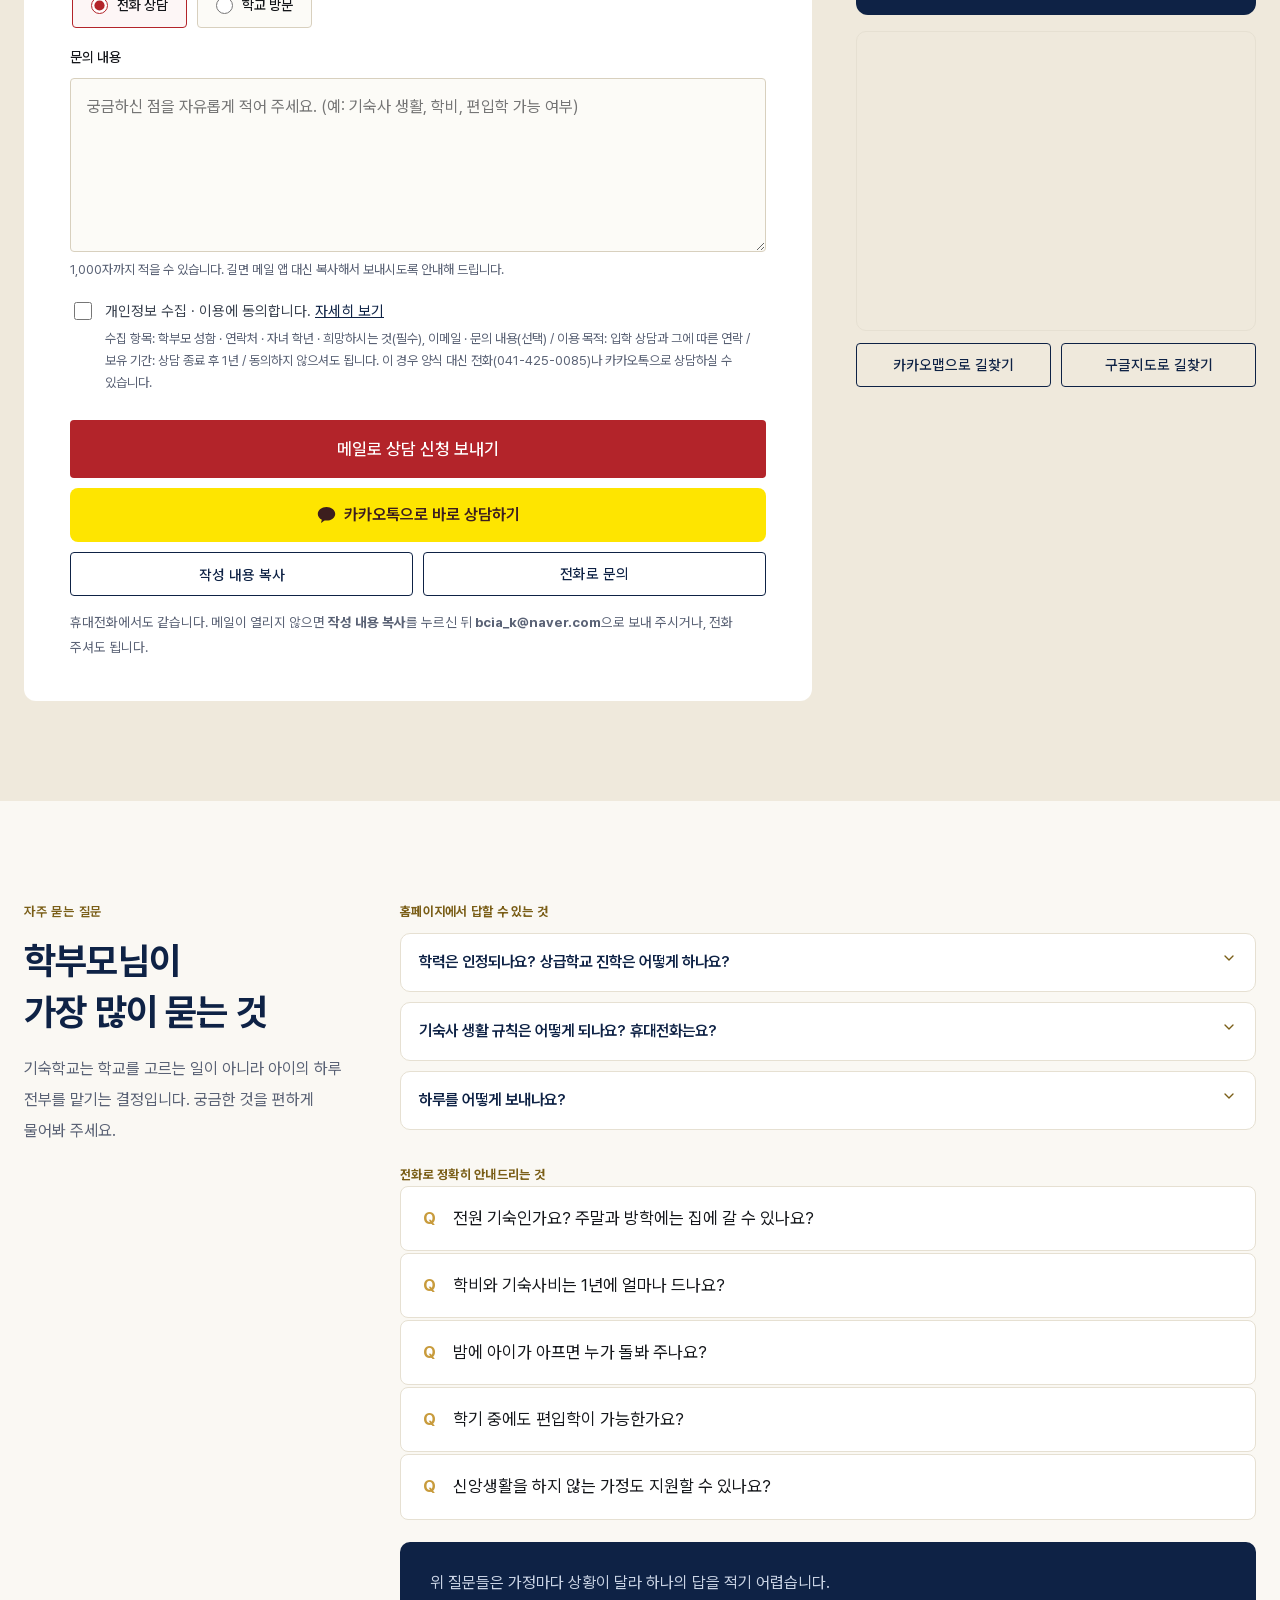
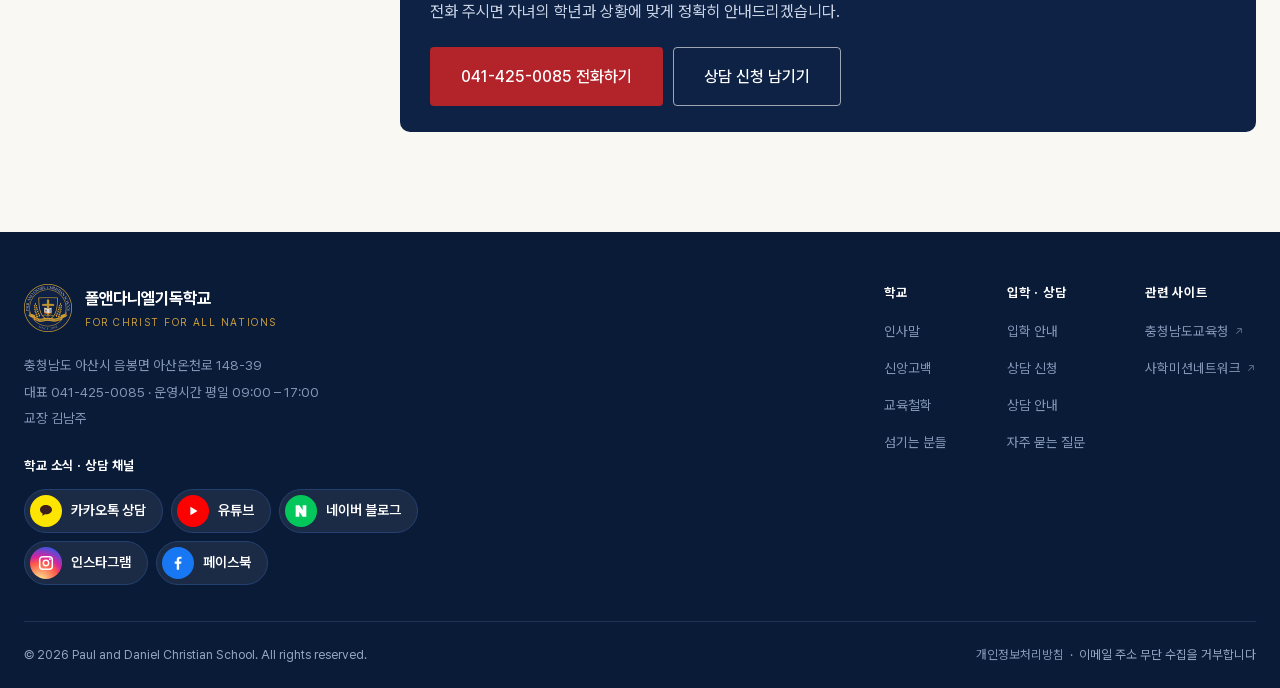
<file: admission.html>
<!doctype html>
<html lang="ko">
<head>
<meta charset="utf-8">
<meta name="viewport" content="width=device-width, initial-scale=1, viewport-fit=cover">
<title>입학 · 문의 — 폴앤다니엘기독학교</title>
<meta name="description" content="입학 절차 안내와 상담 신청. 충남 아산의 기숙형 기독 대안교육기관 폴앤다니엘기독학교. 평일 09:00 – 17:00, 041-425-0085.">
<meta property="og:type" content="website">
<meta property="og:title" content="입학 · 문의 — 폴앤다니엘기독학교">
<meta property="og:description" content="한 번 오셔서 직접 보시는 것이 가장 빠릅니다. 방문 상담은 사전 예약으로 진행됩니다.">
<meta property="og:image" content="https://www.pdcs.kr/assets/img/slide1-aerial.jpg">
<meta property="og:image:width" content="2273">
<meta property="og:image:height" content="1277">
<meta property="og:site_name" content="폴앤다니엘기독학교">
<meta property="og:locale" content="ko_KR">
<link rel="canonical" href="https://www.pdcs.kr/admission.html">
<meta name="color-scheme" content="only light">
<meta name="theme-color" content="#0E2245">
<link rel="icon" href="assets/img/favicon-64.png" sizes="64x64">
<link rel="apple-touch-icon" href="assets/img/apple-touch-icon.png">
<script>document.documentElement.className += ' js';</script>
<link rel="stylesheet" href="assets/css/style.css?v=b5938afd">
</head>
<body>
<a class="skip-link" href="#main">본문 바로가기</a>

<div class="site-top">
  <div class="utility">
    <div class="wrap">
      <span><span class="utility__badge">충남교육청 등록</span>기숙형 대안교육기관 · 충청남도 아산</span>
      <span class="utility__links">
        <span class="utility__kakao"><a class="kakao-link" href="https://open.kakao.com/me/pdcs_daniel" target="_blank" rel="noopener"><svg width="15" height="14" viewBox="0 0 24 22" aria-hidden="true"><path fill="currentColor" d="M12 1C5.9 1 1 4.86 1 9.62c0 3.06 2.04 5.74 5.11 7.25-.22.8-.82 2.98-.94 3.44-.14.58.21.57.45.42.18-.12 2.93-1.99 4.12-2.79.74.1 1.5.16 2.26.16 6.08 0 11-3.86 11-8.48S18.08 1 12 1z"/></svg>카카오톡 상담<span class="sr-only">(새 창)</span></a></span>
        <span class="utility__tel">입학 문의 <a href="tel:041-425-0085" style="color:inherit">041-425-0085</a></span>
        <a href="index.html#news">상담 안내</a>
        <a href="index.html#visit">오시는 길</a>
      </span>
    </div>
  </div>

  <header class="header">
    <div class="wrap">
      <a class="brand" href="index.html">
        <img src="assets/img/logo-96.png" srcset="assets/img/logo-96.png 1x, assets/img/logo-192.png 2x" alt="" width="50" height="50" fetchpriority="high">
        <span>
          <span class="brand__kind">대안교육기관</span>
          <span class="brand__ko">폴앤다니엘기독학교</span>
          <span class="brand__en" lang="en">PAUL AND DANIEL CHRISTIAN SCHOOL</span>
        </span>
      </a>
      <button class="nav-toggle" type="button" aria-expanded="false" aria-controls="gnb" aria-label="메뉴 열기">
        <span></span><span></span><span></span>
      </button>
      <nav class="gnb" id="gnb" aria-label="주 메뉴">
        <a href="about.html">학교소개</a>
        <a href="index.html#curriculum">교육과정</a>
        <a href="admission.html" aria-current="page">입학안내</a>
        <a href="index.html#news">상담 안내</a>
        <a href="index.html#gallery">갤러리</a>
        <a href="index.html#visit">오시는 길</a>
        <a class="btn btn--primary btn--sm" href="#form">입학 상담 신청</a>
      </nav>
    </div>
  </header>
</div>


<main id="main">

  <section class="subhero">
    <picture><source media="(max-width: 700px)" srcset="assets/img/hero-main-sm.jpg"><img src="assets/img/hero-main.jpg" alt="" width="2400" height="1000" fetchpriority="high"></picture>
    <span class="subhero__veil" aria-hidden="true"></span>
    <div class="wrap">
      <div class="subhero__inner">
        <p class="breadcrumb"><a href="index.html" style="color:#A8B8D2;text-decoration:none">홈</a> &nbsp;›&nbsp; <b>입학 · 문의</b></p>
        <h1 class="subhero__title">입학 · 문의</h1>
      </div>
    </div>
  </section>

  <!-- 입학 절차 -->
  <section class="section section--white">
    <div class="wrap">
      <div class="section-head reveal">
        <h2 class="section-title" style="margin-top:0">입학 절차</h2>
      </div>
      <div class="steps">
        <article class="step reveal">
          <p class="step__no">01</p>
          <p class="step__name">입학 상담</p>
          <p>전화 · 카카오톡 · 메일 어느 쪽이든 편하신 방법으로 문의해 주세요.</p>
        </article>
        <article class="step reveal" data-delay="1">
          <p class="step__no">02</p>
          <p class="step__name">1차 입학 서류 작성</p>
          <p>안내드리는 1차 서류를 작성해 제출합니다.</p>
        </article>
        <article class="step reveal" data-delay="2">
          <p class="step__no">03</p>
          <p class="step__name">1차 서류 검토</p>
          <p>학교에서 제출하신 내용을 살펴봅니다.</p>
        </article>
        <article class="step reveal" data-delay="3">
          <p class="step__no">04</p>
          <p class="step__name">2차 입학 서류 작성</p>
          <p>1차 검토 후 2차 서류를 작성합니다.</p>
        </article>
        <article class="step reveal" data-delay="3">
          <p class="step__no">05</p>
          <p class="step__name">2차 서류 검토</p>
          <p>자녀의 상황을 좀 더 자세히 확인합니다.</p>
        </article>
        <article class="step reveal" data-delay="3">
          <p class="step__no">06</p>
          <p class="step__name">학부모 · 학생 대면 면접</p>
          <p>학교에 오셔서 가정의 교육관과 자녀의 이야기를 함께 나눕니다.</p>
        </article>
        <article class="step reveal" data-delay="3">
          <p class="step__no">07</p>
          <p class="step__name">최종 검토</p>
          <p>면접과 서류를 종합해 최종적으로 검토합니다.</p>
        </article>
        <article class="step step--last reveal" data-delay="3">
          <p class="step__no">08</p>
          <p class="step__name">입학</p>
          <p>입학 안내와 기숙 생활 오리엔테이션을 진행합니다.</p>
        </article>
      </div>
    </div>
  </section>

  <!-- 상담 신청 -->
  <section class="section section--sand" id="form">
    <div class="wrap">
      <div class="form-area">
        <div class="form-card reveal">
          <h2 class="section-title" style="margin-top:0">입학 상담 신청</h2>
          <p class="section-lead">버튼을 누르면 작성하신 내용이 담긴 메일이 열립니다. 메일에서 <b>보내기</b>까지 누르셔야 학교에 전달되고, 담당 선생님이 확인한 뒤 연락드립니다.</p>

          <noscript><p class="form-noscript">이 양식은 자바스크립트가 켜져 있어야 보낼 수 있습니다.
            <a href="tel:041-425-0085">041-425-0085</a>로 전화 주시거나, <a href="https://open.kakao.com/me/pdcs_daniel" target="_blank" rel="noopener">카카오톡<span class="sr-only">(새 창)</span></a> 또는 <b>bcia_k@naver.com</b>으로 연락 주세요.</p></noscript>
          <!-- 스크립트가 죽어도 이름 · 연락처가 주소창(GET)에 실려 나가지 않게 post + mailto. 스크립트가 있으면 main.js 가 가로챈다 -->
          <form id="inquiry-form" action="mailto:bcia_k@naver.com" method="post" enctype="text/plain">
            <p class="form-req"><span class="req" aria-hidden="true">*</span> 표시는 꼭 적어 주셔야 하는 항목입니다.</p>
            <div class="field-grid">
              <div class="field">
                <label for="pname">학부모 성함 <span class="req">*</span></label>
                <input id="pname" name="pname" type="text" autocomplete="name" placeholder="홍길동" required>
              </div>
              <div class="field">
                <label for="phone">연락처 <span class="req">*</span></label>
                <input id="phone" name="phone" type="tel" autocomplete="tel" placeholder="010-0000-0000" required>
              </div>
              <div class="field">
                <label for="grade">자녀 학년 <span class="req">*</span></label>
                <select id="grade" name="grade" required>
                  <option value="">선택해 주세요</option>
                  <option>초등 1–3학년</option>
                  <option>초등 4–6학년</option>
                  <option>중등</option>
                  <option>고등</option>
                </select>
              </div>
              <div class="field">
                <label for="email">이메일</label>
                <input id="email" name="email" type="email" autocomplete="email" placeholder="example@email.com">
              </div>
            </div>

            <fieldset class="field" style="margin-top:18px;border:0;padding:0">
              <legend style="font-size:14px;font-weight:500;padding:0">희망하시는 것</legend>
              <div class="choices" style="margin-top:8px">
                <label class="choice"><input type="radio" name="want" value="전화 상담" checked> 전화 상담</label>
                <label class="choice"><input type="radio" name="want" value="학교 방문"> 학교 방문</label>
              </div>
            </fieldset>

            <div class="field" style="margin-top:18px">
              <label for="msg">문의 내용</label>
              <textarea id="msg" name="msg" rows="5" maxlength="1000" aria-describedby="msg-hint" placeholder="궁금하신 점을 자유롭게 적어 주세요. (예: 기숙사 생활, 학비, 편입학 가능 여부)"></textarea>
              <small class="field-hint" id="msg-hint">1,000자까지 적을 수 있습니다. 길면 메일 앱 대신 복사해서 보내시도록 안내해 드립니다.</small>
            </div>

            <div class="agree">
              <input id="agree" name="agree" type="checkbox" required>
              <label for="agree">개인정보 수집 · 이용에 동의합니다. <a href="privacy.html" target="_blank" rel="noopener">자세히 보기<span class="sr-only">(새 창)</span></a>
                <small>수집 항목: 학부모 성함 · 연락처 · 자녀 학년 · 희망하시는 것(필수), 이메일 · 문의 내용(선택) / 이용 목적: 입학 상담과 그에 따른 연락 / 보유 기간: 상담 종료 후 1년 / 동의하지 않으셔도 됩니다. 이 경우 양식 대신 전화(<span class="nowrap">041-425-0085</span>)나 카카오톡으로 상담하실 수 있습니다.</small>
              </label>
            </div>

            <p style="margin-top:26px"><button class="btn btn--primary btn--block" type="submit" style="min-height:58px;font-size:17px">메일로 상담 신청 보내기</button></p>
            <p style="margin-top:10px"><a class="kakao-link" href="https://open.kakao.com/me/pdcs_daniel" target="_blank" rel="noopener" style="display:flex;justify-content:center;width:100%;height:54px;border-radius:8px;font-size:16px;gap:8px"><svg width="19" height="18" viewBox="0 0 24 22" aria-hidden="true"><path fill="currentColor" d="M12 1C5.9 1 1 4.86 1 9.62c0 3.06 2.04 5.74 5.11 7.25-.22.8-.82 2.98-.94 3.44-.14.58.21.57.45.42.18-.12 2.93-1.99 4.12-2.79.74.1 1.5.16 2.26.16 6.08 0 11-3.86 11-8.48S18.08 1 12 1z"/></svg>카카오톡으로 바로 상담하기<span class="sr-only">(새 창)</span></a></p>
            <p style="margin-top:10px;display:flex;gap:10px;flex-wrap:wrap">
              <button class="btn btn--outline btn--sm" type="button" id="copy-form" style="flex:1">작성 내용 복사</button>
              <a class="btn btn--outline btn--sm" href="tel:041-425-0085" style="flex:1">전화로 문의</a>
            </p>
            <p style="margin-top:14px;font-size:13.5px;color:var(--muted);line-height:1.8">
              휴대전화에서도 같습니다. 메일이 열리지 않으면 <b>작성 내용 복사</b>를 누르신 뒤
              <b>bcia_k@naver.com</b>으로 보내 주시거나, 전화 주셔도 됩니다.
            </p>

            <p id="form-message" tabindex="-1" hidden
               style="margin-top:18px;padding:16px 18px;background:#FDF6F6;border-left:3px solid var(--red);border-radius:0 6px 6px 0;font-size:15px;line-height:1.8"></p>
          </form>
        </div>

        <div class="reveal" data-delay="1">
          <div class="contact-card">
            <p class="eyebrow eyebrow--light">입학 문의</p>
            <h3>바로 연락하기</h3>
            <dl>
              <div class="row">
                <dt>유선</dt>
                <dd><a href="tel:041-425-0085" style="color:#fff">041-425-0085</a><br><span class="nowrap">041-425-0096</span> · <span class="nowrap">042-623-7067</span></dd>
              </div>
              <div class="row">
                <dt>카카오톡</dt>
                <dd><a href="https://open.kakao.com/me/pdcs_daniel" target="_blank" rel="noopener" style="color:#fff">오픈채팅으로 상담<span class="sr-only">(새 창)</span></a></dd>
              </div>
              <div class="row">
                <dt>메일</dt>
                <dd><a href="mailto:bcia_k@naver.com" style="color:#fff">bcia_k@naver.com</a></dd>
              </div>
              <div class="row">
                <dt>상담 가능 시간</dt>
                <dd>평일 <span class="nowrap">09:00 – 17:00</span></dd>
              </div>
            </dl>
          </div>
          <div class="map-frame" style="margin-top:16px">
            <iframe title="폴앤다니엘기독학교 위치" loading="lazy" allowfullscreen
              referrerpolicy="no-referrer-when-downgrade"
              src="https://www.google.com/maps?q=%EC%B6%A9%EC%B2%AD%EB%82%A8%EB%8F%84+%EC%95%84%EC%82%B0%EC%8B%9C+%EC%9D%8C%EB%B4%89%EB%A9%B4+%EC%95%84%EC%82%B0%EC%98%A8%EC%B2%9C%EB%A1%9C+148-39&amp;hl=ko&amp;z=16&amp;output=embed"></iframe>
          </div>
          <p style="margin-top:12px;display:flex;gap:10px;flex-wrap:wrap">
            <a class="btn btn--outline btn--sm" style="flex:1" target="_blank" rel="noopener"
               href="https://map.kakao.com/link/search/충청남도 아산시 음봉면 아산온천로 148-39">카카오맵으로 길찾기<span class="sr-only">(새 창)</span></a>
            <a class="btn btn--outline btn--sm" style="flex:1" target="_blank" rel="noopener"
               href="https://www.google.com/maps/dir/?api=1&amp;destination=충청남도+아산시+음봉면+아산온천로+148-39">구글지도로 길찾기<span class="sr-only">(새 창)</span></a>
          </p>
        </div>
      </div>
    </div>
  </section>

  <!-- FAQ -->
  <section class="section" id="faq">
    <div class="wrap">
      <div class="page page--faq">
        <div class="reveal">
          <p class="eyebrow">자주 묻는 질문</p>
          <h2 class="section-title">학부모님이<br>가장 많이 묻는 것</h2>
          <p class="section-lead">기숙학교는 학교를 고르는 일이 아니라 아이의 하루 전부를 맡기는 결정입니다. 궁금한 것을 편하게 물어봐 주세요.</p>
        </div>
        <div class="reveal" data-delay="1">
          <p class="faq-head">홈페이지에서 답할 수 있는 것</p>
          <details class="faq">
            <summary><span>학력은 인정되나요? 상급학교 진학은 어떻게 하나요?</span><span class="faq__mark"><svg width="16" height="16" viewBox="0 0 24 24" fill="none" stroke="currentColor" stroke-width="2" stroke-linecap="round" stroke-linejoin="round" aria-hidden="true"><path d="M6 9l6 6 6-6"/></svg></span></summary>
            <div class="faq__body">
              <p>본교는 <b>대안교육기관</b>입니다. 학생들은 <b>검정고시로 학력을 취득한 뒤 대학에 진학</b>합니다.</p>
              <p>학교는 검정고시 성적과 TOEIC 성적을 함께 관리합니다. AI 시대에 맞추어 수학과 과학 교육에 힘을 싣고, 사회와 기업이 실제로 필요로 하는 과학 · 기술 · 수학 · 정보 · 의료 분야를 권합니다. 수도권과 지방을 가리지 않고 취업으로 이어지는 학과를 목표로 지도합니다.</p>
              <p class="faq__note">자녀의 학년과 이전 학교 이력에 따라 밟아야 할 절차가 다릅니다. 정확한 안내는 상담에서 드립니다.</p>
            </div>
          </details>
          <details class="faq">
            <summary><span>기숙사 생활 규칙은 어떻게 되나요? 휴대전화는요?</span><span class="faq__mark"><svg width="16" height="16" viewBox="0 0 24 24" fill="none" stroke="currentColor" stroke-width="2" stroke-linecap="round" stroke-linejoin="round" aria-hidden="true"><path d="M6 9l6 6 6-6"/></svg></span></summary>
            <div class="faq__body">
              <p>특별한 날을 제외하고 <b>스마트폰과 전자오락을 제한</b>합니다. 짧은 영상이 비판적으로 생각하는 힘을 갉아먹기 전에 환경을 먼저 정리한다는 뜻입니다. 대신 학업과 독서와 체육 활동을 권합니다.</p>
              <p>술 · 담배 · 마약은 엄격히 금하며, 공동체 훈련을 위해 이성교제를 하지 않습니다.</p>
              <p>지도는 <b>합리적인 이유와 교칙에 근거해서만</b> 합니다. 그 밖의 영역에서는 개인의 자유와 선택을 최대한 존중합니다.</p>
              <p class="faq__note"><a href="index.html#program">교육과정 자세히 보기 →</a></p>
            </div>
          </details>
          <details class="faq">
            <summary><span>하루를 어떻게 보내나요?</span><span class="faq__mark"><svg width="16" height="16" viewBox="0 0 24 24" fill="none" stroke="currentColor" stroke-width="2" stroke-linecap="round" stroke-linejoin="round" aria-hidden="true"><path d="M6 9l6 6 6-6"/></svg></span></summary>
            <div class="faq__body">
              <p>아침 6시 성경 연구로 하루를 열고, 오전 · 오후 수업과 선택 수업을 거쳐 저녁 예배로 닫습니다. 22시 기숙사별 점호 후 22시 30분에 일괄 소등합니다.</p>
              <p class="faq__note"><a href="index.html#day">하루 일과 전체 보기 →</a></p>
            </div>
          </details>

          <p class="faq-head" style="margin-top:34px">전화로 정확히 안내드리는 것</p>
          <ul class="ask-list">
            <li>전원 기숙인가요? 주말과 방학에는 집에 갈 수 있나요?</li>
            <li>학비와 기숙사비는 1년에 얼마나 드나요?</li>
            <li>밤에 아이가 아프면 누가 돌봐 주나요?</li>
            <li>학기 중에도 편입학이 가능한가요?</li>
            <li>신앙생활을 하지 않는 가정도 지원할 수 있나요?</li>
          </ul>
          <div class="ask-cta">
            <p>위 질문들은 가정마다 상황이 달라 하나의 답을 적기 어렵습니다.<br>전화 주시면 자녀의 학년과 상황에 맞게 정확히 안내드리겠습니다.</p>
            <p style="margin-top:20px;display:flex;gap:10px;flex-wrap:wrap">
              <a class="btn btn--primary" href="tel:041-425-0085">041-425-0085 전화하기</a>
              <a class="btn btn--outline" href="#form">상담 신청 남기기</a>
            </p>
          </div>
        </div>
      </div>
    </div>
  </section>

</main>

<footer class="footer">
  <div class="wrap">
    <div class="footer__top">
      <div>
        <div class="footer__brand">
          <img src="assets/img/logo-96.png" srcset="assets/img/logo-96.png 1x, assets/img/logo-192.png 2x" alt="" width="48" height="48" loading="lazy">
          <div>
            <p class="footer__name">폴앤다니엘기독학교</p>
            <p class="footer__slogan" lang="en">FOR CHRIST FOR ALL NATIONS</p>
          </div>
        </div>
        <p class="footer__addr">충청남도 아산시 음봉면 아산온천로 <span class="nowrap">148-39</span><br>대표 <span class="nowrap">041-425-0085</span> · 운영시간 평일 <span class="nowrap">09:00 – 17:00</span><br>교장 김남주</p>
        <div class="sns">
          <p class="sns__title">학교 소식 · 상담 채널</p>
          <ul class="sns__list">
            <li><a class="sns--kakao" href="https://open.kakao.com/me/pdcs_daniel" target="_blank" rel="noopener"><span class="sns__icon" aria-hidden="true"><svg width="18" height="18" viewBox="0 0 24 24"><path fill="currentColor" d="M12 4C7.58 4 4 6.8 4 10.25c0 2.22 1.48 4.16 3.7 5.26-.16.58-.6 2.16-.68 2.5-.1.42.15.41.32.3.13-.08 2.13-1.44 3-2.02.53.07 1.08.11 1.66.11 4.42 0 8-2.8 8-6.15S16.42 4 12 4z"/></svg></span>카카오톡 상담<span class="sr-only"> (새 창)</span></a></li>
            <li><a class="sns--youtube" href="https://www.youtube.com/@PDCS-Daniel" target="_blank" rel="noopener"><span class="sns__icon" aria-hidden="true"><svg width="18" height="18" viewBox="0 0 24 24"><path fill="currentColor" d="M8.5 6.2v11.6L18 12z"/></svg></span>유튜브<span class="sr-only"> (새 창)</span></a></li>
            <li><a class="sns--naver" href="https://blog.naver.com/pdcs_daniel" target="_blank" rel="noopener"><span class="sns__icon" aria-hidden="true"><svg width="16" height="16" viewBox="0 0 24 24"><path fill="currentColor" d="M4 3.5h5.6l4.9 7.2V3.5H20v17h-5.6l-4.9-7.2v7.2H4z"/></svg></span>네이버 블로그<span class="sr-only"> (새 창)</span></a></li>
            <li><a class="sns--instagram" href="https://www.instagram.com/pdcs.daniel/" target="_blank" rel="noopener"><span class="sns__icon" aria-hidden="true"><svg width="18" height="18" viewBox="0 0 24 24"><path fill="none" stroke="currentColor" stroke-width="2" d="M7.6 3.6h8.8a4 4 0 0 1 4 4v8.8a4 4 0 0 1-4 4H7.6a4 4 0 0 1-4-4V7.6a4 4 0 0 1 4-4z"/><circle cx="12" cy="12" r="3.6" fill="none" stroke="currentColor" stroke-width="2"/><circle cx="17.1" cy="6.9" r="1.2" fill="currentColor"/></svg></span>인스타그램<span class="sr-only"> (새 창)</span></a></li>
            <li><a class="sns--facebook" href="https://www.facebook.com/pdcs.daniel" target="_blank" rel="noopener"><span class="sns__icon" aria-hidden="true"><svg width="18" height="18" viewBox="0 0 24 24"><path fill="currentColor" d="M13.5 21v-8h2.7l.4-3.1h-3.1V7.9c0-.9.25-1.5 1.55-1.5h1.65V3.63A22 22 0 0 0 14.3 3.5c-2.4 0-4 1.46-4 4.14V9.9H7.6V13h2.7v8z"/></svg></span>페이스북<span class="sr-only"> (새 창)</span></a></li>
          </ul>
        </div>
      </div>
      <div class="footer__cols">
        <div class="footer__col">
          <h2>학교</h2>
          <ul>
            <li><a href="about.html#greeting">인사말</a></li>
            <li><a href="about.html#creed">신앙고백</a></li>
            <li><a href="about.html#philosophy">교육철학</a></li>
            <li><a href="about.html#staff">섬기는 분들</a></li>
          </ul>
        </div>
        <div class="footer__col">
          <h2>입학 · 상담</h2>
          <ul>
            <li><a href="admission.html">입학 안내</a></li>
            <li><a href="#form">상담 신청</a></li>
            <li><a href="index.html#news">상담 안내</a></li>
            <li><a href="#faq">자주 묻는 질문</a></li>
          </ul>
        </div>
        <div class="footer__col">
          <h2>관련 사이트</h2>
          <ul>
            <li><a href="http://www.cne.go.kr/cne/main.do" target="_blank" rel="noopener">충청남도교육청<span class="ext" aria-hidden="true">↗</span><span class="sr-only">(새 창)</span></a></li>
            <li><a href="http://www.missionnetwork.org/" target="_blank" rel="noopener">사학미션네트워크<span class="ext" aria-hidden="true">↗</span><span class="sr-only">(새 창)</span></a></li>
          </ul>
        </div>
      </div>
    </div>
    <div class="footer__bottom">
      <span>© 2026 Paul and Daniel Christian School. All rights reserved.</span>
      <span><a href="privacy.html">개인정보처리방침</a> &nbsp;·&nbsp; <span>이메일 주소 무단 수집을 거부합니다</span></span>
    </div>
  </div>
</footer>

<div class="mobile-cta">
  <a class="btn btn--ghost" href="tel:041-425-0085">전화하기</a>
  <a class="btn btn--primary" href="#form">입학 상담 신청</a>
</div>

<script src="assets/js/main.js?v=0bbeda4c"></script>
</body>
</html>
</file>
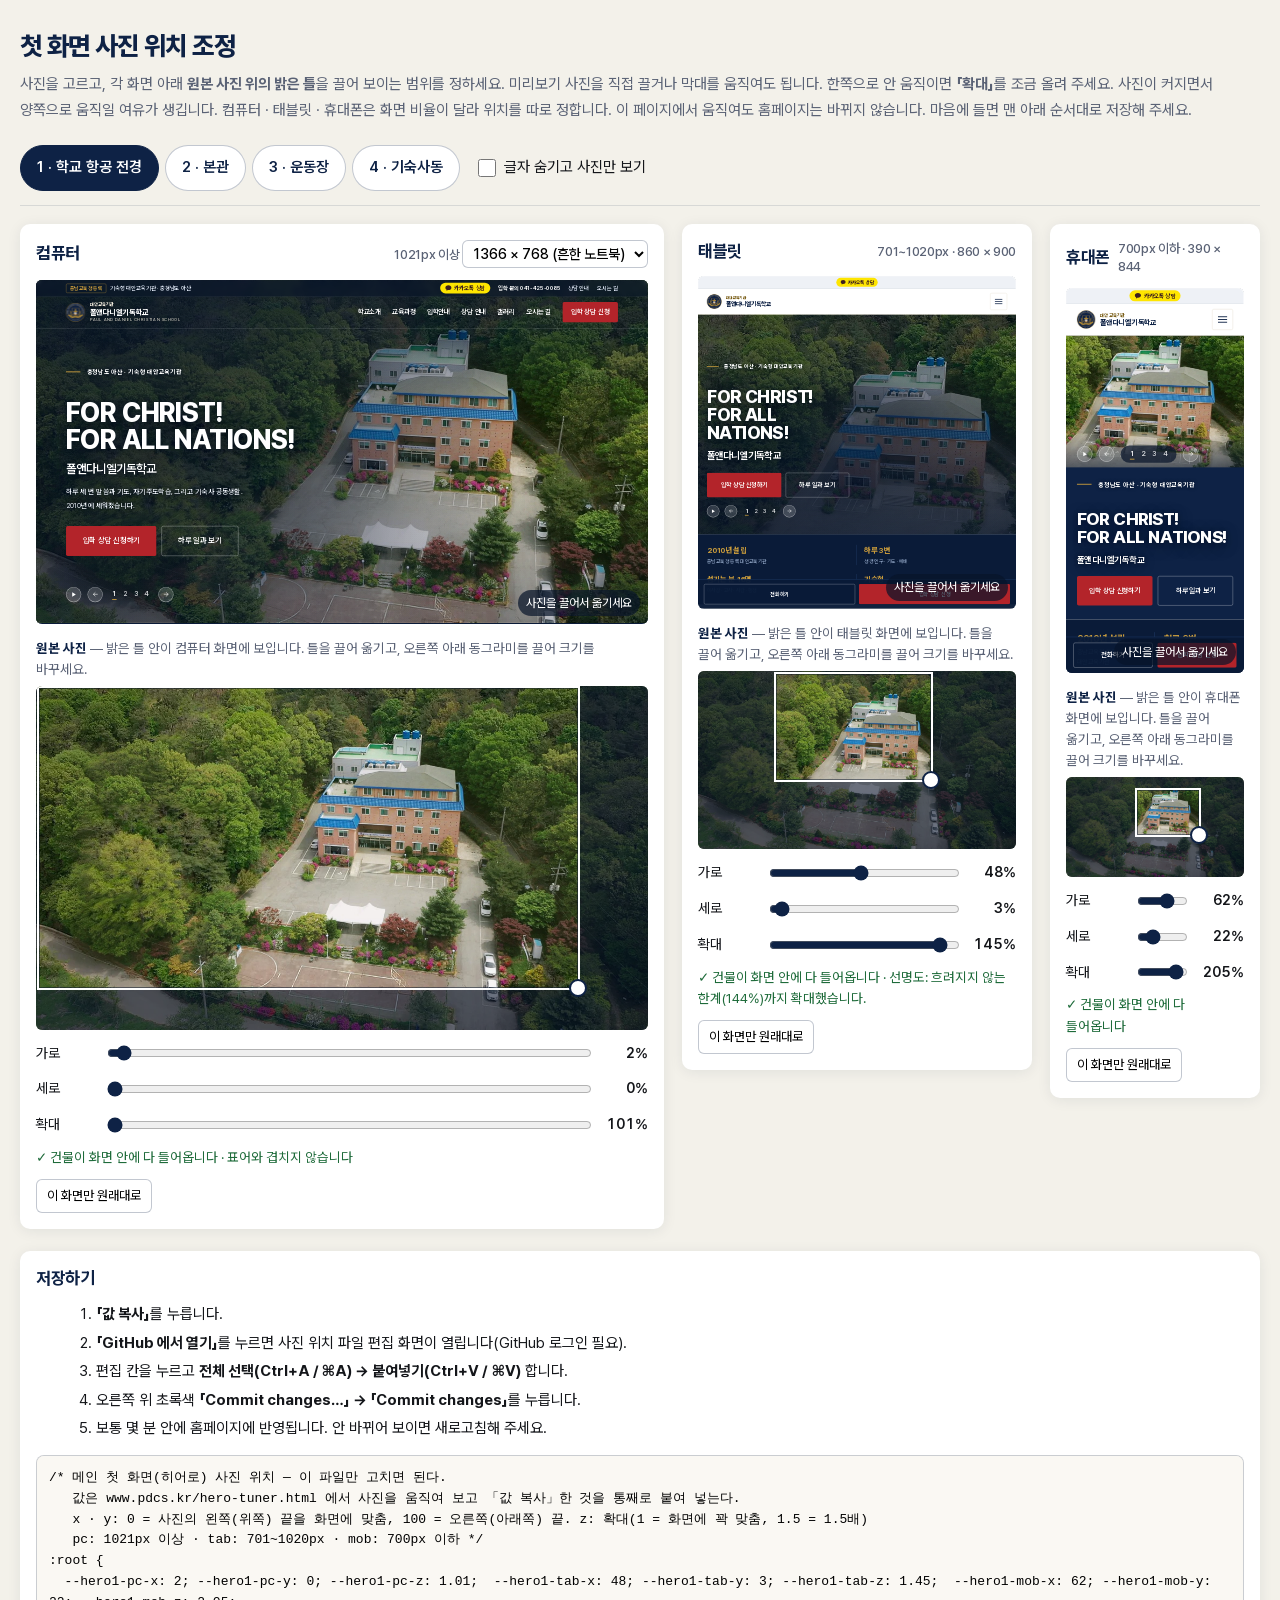
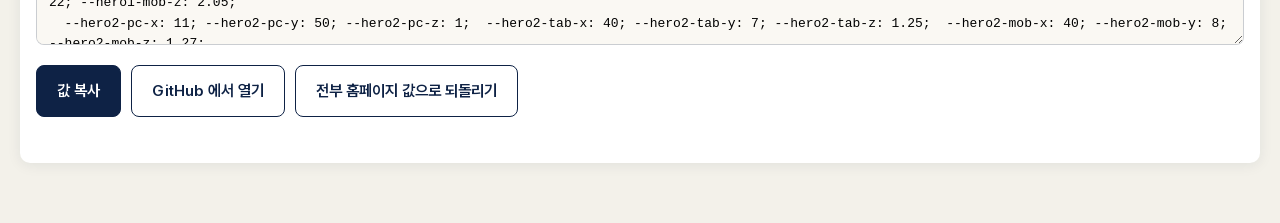
<file: hero-tuner.html>
<!DOCTYPE html>
<html lang="ko">
<head>
<meta charset="utf-8">
<meta name="viewport" content="width=device-width, initial-scale=1">
<meta name="robots" content="noindex, nofollow">
<meta name="color-scheme" content="only light">
<title>첫 화면 사진 위치 조정 — 폴앤다니엘기독학교</title>
<link rel="icon" href="assets/img/favicon-64.png" sizes="64x64">
<link rel="stylesheet" href="assets/css/style.css?v=b5938afd">
<!--
  학교가 메인 첫 화면(히어로) 사진 위치를 직접 고르는 도구.
  서버가 없으므로 저장은 「복사 → GitHub 에서 assets/css/hero-position.css 에 붙여 넣기」로 한다.
  메뉴 · 사이트맵 어디에도 연결하지 않는다(noindex). 이 페이지는 사이트를 바꾸지 못한다 — 보여 주기만 한다.
-->
<style>
  body.tn { background: #F3F1EA; color: var(--ink); padding-bottom: 60px; }
  .tn-wrap { max-width: 1480px; margin: 0 auto; padding: 0 20px; }
  .tn-head { padding: 28px 0 8px; }
  .tn-head h1 { font-size: 26px; font-weight: 800; color: var(--navy-deep); letter-spacing: -0.02em; }
  .tn-head p { margin-top: 8px; color: var(--muted); font-size: 15px; line-height: 1.7; }
  .tn-bar { position: sticky; top: 0; z-index: 5; background: #F3F1EA; padding: 14px 0; border-bottom: 1px solid rgba(14,34,69,.12);
            display: flex; flex-wrap: wrap; gap: 10px 18px; align-items: center; }
  .tn-tabs { display: flex; flex-wrap: wrap; gap: 6px; }
  .tn-tab { font: inherit; font-size: 15px; font-weight: 600; padding: 9px 16px; border-radius: 999px; cursor: pointer;
            border: 1px solid rgba(14,34,69,.25); background: #fff; color: var(--navy-deep); }
  .tn-tab[aria-pressed="true"] { background: var(--navy-deep); color: #fff; border-color: var(--navy-deep); }
  .tn-check { display: inline-flex; gap: 8px; align-items: center; font-size: 15px; cursor: pointer; }
  .tn-check input { width: 18px; height: 18px; margin: 0; }
  .tn-grid { display: grid; grid-template-columns: minmax(0, 2.3fr) minmax(0, 1.25fr) minmax(0, .75fr); gap: 18px; margin-top: 18px; align-items: start; }
  @media (max-width: 1100px) { .tn-grid { grid-template-columns: minmax(0, 1fr); } }
  .tn-card { background: #fff; border-radius: 10px; box-shadow: 0 2px 14px rgba(14,34,69,.08); padding: 16px; }
  .tn-card h2 { font-size: 17px; font-weight: 700; color: var(--navy-deep); display: flex; justify-content: space-between; align-items: center; gap: 8px; }
  .tn-card h2 small { font-size: 13px; font-weight: 500; color: var(--muted); }
  .tn-card select { font: inherit; font-size: 14px; padding: 4px 6px; border: 1px solid rgba(14,34,69,.25); border-radius: 6px; background: #fff; }
  .tn-stage { position: relative; margin-top: 12px; overflow: hidden; border-radius: 6px; background: #0E2245; }
  .tn-stage iframe { position: absolute; left: 0; top: 0; border: 0; transform-origin: 0 0; pointer-events: none; background: #fff; }
  .tn-drag { position: absolute; inset: 0; cursor: grab; touch-action: none; }
  .tn-drag:active { cursor: grabbing; }
  .tn-drag::after { content: "사진을 끌어서 옮기세요"; position: absolute; right: 8px; bottom: 8px; font-size: 12px; color: #fff;
                    background: rgba(8,20,42,.7); padding: 3px 8px; border-radius: 999px; pointer-events: none; }
  .tn-row { display: grid; grid-template-columns: 4.2em minmax(0, 1fr) 3.4em; gap: 10px; align-items: center; margin-top: 12px; font-size: 14px; }
  .tn-row input[type="range"] { width: 100%; accent-color: var(--navy-deep); }
  .tn-row input[type="range"]:disabled { opacity: .35; }
  .tn-row output { text-align: right; font-variant-numeric: tabular-nums; font-weight: 600; }
  .tn-note { margin-top: 10px; font-size: 13.5px; line-height: 1.6; min-height: 1.6em; }
  .tn-note.is-warn { color: #9A1C22; font-weight: 600; }
  .tn-note.is-ok { color: #1E6B3A; }
  .tn-orig-lab { margin-top: 14px; font-size: 13.5px; color: var(--muted); line-height: 1.55; }
  .tn-orig-lab b { color: var(--navy-deep); }
  .tn-orig { position: relative; margin-top: 6px; overflow: hidden; border-radius: 6px; background: #0E2245; touch-action: none; user-select: none; }
  .tn-orig img { display: block; width: 100%; height: auto; pointer-events: none; }
  .tn-frame { position: absolute; box-sizing: border-box; border: 2px solid #fff; cursor: move;
              box-shadow: 0 0 0 9999px rgba(8, 20, 42, .58), inset 0 0 0 1px rgba(8, 20, 42, .5); }
  .tn-handle { position: absolute; right: -9px; bottom: -9px; width: 18px; height: 18px; border-radius: 50%;
               background: #fff; border: 2px solid var(--navy-deep); cursor: nwse-resize; }
  .tn-handle::before { content: ""; position: absolute; inset: -12px; }   /* 손가락으로 잡기 쉽게 */
  .tn-mini { font: inherit; font-size: 13px; padding: 5px 10px; border-radius: 6px; border: 1px solid rgba(14,34,69,.25); background: #fff; cursor: pointer; margin-top: 10px; }
  .tn-save { margin-top: 22px; }
  .tn-save ol { margin: 10px 0 0 1.3em; font-size: 15px; line-height: 1.9; }
  .tn-save textarea { width: 100%; height: 190px; margin-top: 12px; font: 13px/1.6 ui-monospace, Menlo, Consolas, monospace;
                      border: 1px solid rgba(14,34,69,.2); border-radius: 8px; padding: 12px; background: #FAF8F3; }
  .tn-actions { display: flex; flex-wrap: wrap; gap: 10px; margin-top: 12px; }
  .tn-btn { font: inherit; font-size: 15.5px; font-weight: 600; padding: 12px 20px; border-radius: 8px; cursor: pointer;
            border: 1px solid var(--navy-deep); background: #fff; color: var(--navy-deep); text-decoration: none; }
  .tn-btn--main { background: var(--navy-deep); color: #fff; }
  .tn-msg { margin-top: 10px; font-size: 14px; color: #1E6B3A; min-height: 1.4em; }
  .tn-draft { margin-top: 12px; padding: 10px 14px; border-radius: 8px; background: #FFF6DE; font-size: 14px; display: none; }
  .tn-draft.is-on { display: block; }
</style>
</head>
<body class="tn">
<div class="tn-wrap">
  <header class="tn-head">
    <h1>첫 화면 사진 위치 조정</h1>
    <p>사진을 고르고, 각 화면 아래 <b>원본 사진 위의 밝은 틀</b>을 끌어 보이는 범위를 정하세요. 미리보기 사진을 직접 끌거나 막대를 움직여도 됩니다.
       한쪽으로 안 움직이면 <b>「확대」</b>를 조금 올려 주세요. 사진이 커지면서 양쪽으로 움직일 여유가 생깁니다.
       컴퓨터 · 태블릿 · 휴대폰은 화면 비율이 달라 위치를 따로 정합니다.
       이 페이지에서 움직여도 홈페이지는 바뀌지 않습니다. 마음에 들면 맨 아래 순서대로 저장해 주세요.</p>
    <p class="tn-draft" id="tn-draft">저장하지 않고 조정하던 값을 불러왔습니다.
      <button type="button" class="tn-mini" id="tn-from-file" style="margin:0 0 0 8px">홈페이지에 지금 걸린 값으로 돌아가기</button></p>
  </header>

  <div class="tn-bar">
    <div class="tn-tabs" role="group" aria-label="사진 고르기">
      <button type="button" class="tn-tab" data-slide="1" aria-pressed="true">1 · 학교 항공 전경</button>
      <button type="button" class="tn-tab" data-slide="2" aria-pressed="false">2 · 본관</button>
      <button type="button" class="tn-tab" data-slide="3" aria-pressed="false">3 · 운동장</button>
      <button type="button" class="tn-tab" data-slide="4" aria-pressed="false">4 · 기숙사동</button>
    </div>
    <label class="tn-check"><input type="checkbox" id="tn-bare"> 글자 숨기고 사진만 보기</label>
  </div>

  <div class="tn-grid">
    <section class="tn-card" data-band="pc">
      <h2>컴퓨터 <small>1021px 이상
        <select aria-label="미리보기 화면 크기" id="tn-pc-size">
          <option value="1366x768">1366 × 768 (흔한 노트북)</option>
          <option value="1920x1080">1920 × 1080 (큰 모니터)</option>
          <option value="1280x800">1280 × 800</option>
        </select></small></h2>
      <div class="tn-stage"><iframe title="컴퓨터 미리보기" tabindex="-1"></iframe><div class="tn-drag"></div></div>
      <p class="tn-orig-lab"><b>원본 사진</b> — 밝은 틀 안이 컴퓨터 화면에 보입니다. 틀을 끌어 옮기고, 오른쪽 아래 동그라미를 끌어 크기를 바꾸세요.</p>
      <div class="tn-orig"><img alt="" draggable="false"><div class="tn-frame"><span class="tn-handle"></span></div></div>
      <div class="tn-row"><span>가로</span><input type="range" min="0" max="100" step="1" data-axis="x" aria-label="컴퓨터 가로 위치"><output></output></div>
      <div class="tn-row"><span>세로</span><input type="range" min="0" max="100" step="1" data-axis="y" aria-label="컴퓨터 세로 위치"><output></output></div>
      <div class="tn-row"><span>확대</span><input type="range" min="100" max="250" step="5" data-axis="z" aria-label="컴퓨터 확대"><output></output></div>
      <p class="tn-note" aria-live="polite"></p>
      <button type="button" class="tn-mini" data-reset>이 화면만 원래대로</button>
    </section>

    <section class="tn-card" data-band="tab">
      <h2>태블릿 <small>701~1020px · 860 × 900</small></h2>
      <div class="tn-stage"><iframe title="태블릿 미리보기" tabindex="-1"></iframe><div class="tn-drag"></div></div>
      <p class="tn-orig-lab"><b>원본 사진</b> — 밝은 틀 안이 태블릿 화면에 보입니다. 틀을 끌어 옮기고, 오른쪽 아래 동그라미를 끌어 크기를 바꾸세요.</p>
      <div class="tn-orig"><img alt="" draggable="false"><div class="tn-frame"><span class="tn-handle"></span></div></div>
      <div class="tn-row"><span>가로</span><input type="range" min="0" max="100" step="1" data-axis="x" aria-label="태블릿 가로 위치"><output></output></div>
      <div class="tn-row"><span>세로</span><input type="range" min="0" max="100" step="1" data-axis="y" aria-label="태블릿 세로 위치"><output></output></div>
      <div class="tn-row"><span>확대</span><input type="range" min="100" max="250" step="5" data-axis="z" aria-label="태블릿 확대"><output></output></div>
      <p class="tn-note" aria-live="polite"></p>
      <button type="button" class="tn-mini" data-reset>이 화면만 원래대로</button>
    </section>

    <section class="tn-card" data-band="mob">
      <h2>휴대폰 <small>700px 이하 · 390 × 844</small></h2>
      <div class="tn-stage"><iframe title="휴대폰 미리보기" tabindex="-1"></iframe><div class="tn-drag"></div></div>
      <p class="tn-orig-lab"><b>원본 사진</b> — 밝은 틀 안이 휴대폰 화면에 보입니다. 틀을 끌어 옮기고, 오른쪽 아래 동그라미를 끌어 크기를 바꾸세요.</p>
      <div class="tn-orig"><img alt="" draggable="false"><div class="tn-frame"><span class="tn-handle"></span></div></div>
      <div class="tn-row"><span>가로</span><input type="range" min="0" max="100" step="1" data-axis="x" aria-label="휴대폰 가로 위치"><output></output></div>
      <div class="tn-row"><span>세로</span><input type="range" min="0" max="100" step="1" data-axis="y" aria-label="휴대폰 세로 위치"><output></output></div>
      <div class="tn-row"><span>확대</span><input type="range" min="100" max="250" step="5" data-axis="z" aria-label="휴대폰 확대"><output></output></div>
      <p class="tn-note" aria-live="polite"></p>
      <button type="button" class="tn-mini" data-reset>이 화면만 원래대로</button>
    </section>
  </div>

  <section class="tn-card tn-save">
    <h2>저장하기</h2>
    <ol>
      <li><b>「값 복사」</b>를 누릅니다.</li>
      <li><b>「GitHub 에서 열기」</b>를 누르면 사진 위치 파일 편집 화면이 열립니다(GitHub 로그인 필요).</li>
      <li>편집 칸을 누르고 <b>전체 선택(Ctrl+A / ⌘A) → 붙여넣기(Ctrl+V / ⌘V)</b> 합니다.</li>
      <li>오른쪽 위 초록색 <b>「Commit changes…」 → 「Commit changes」</b>를 누릅니다.</li>
      <li>보통 몇 분 안에 홈페이지에 반영됩니다. 안 바뀌어 보이면 새로고침해 주세요.</li>
    </ol>
    <textarea id="tn-out" readonly aria-label="저장할 값"></textarea>
    <div class="tn-actions">
      <button type="button" class="tn-btn tn-btn--main" id="tn-copy">값 복사</button>
      <a class="tn-btn" href="https://github.com/intoedu/pdcs/edit/main/assets/css/hero-position.css" target="_blank" rel="noopener">GitHub 에서 열기<span class="sr-only">(새 창)</span></a>
      <button type="button" class="tn-btn" id="tn-reset-all">전부 홈페이지 값으로 되돌리기</button>
    </div>
    <p class="tn-msg" id="tn-msg" aria-live="polite"></p>
  </section>
</div>

<script>
(function () {
  'use strict';
  var BANDS = { pc: [1366, 768], tab: [860, 900], mob: [390, 844] };
  /* 건물 자리(원본 사진 안 비율) — check.py 의 BUILDING_X · BUILDING_Y · SLIDE2_X 와 같은 값.
     1번 휴대폰은 건물 중심으로 미리 자른 다른 사진이라 재지 않는다 */
  var BUILDING = { 1: { x: [0.455, 0.70], y: [0.12, 0.49], file: 'slide1-aerial' },
                   2: { x: [0.23, 0.70], y: [0.26, 0.63], file: 'slide2-main', big: true } };
  /* 선명도 한계 — 원본 1px 이 고화질 화면에서 이 배수보다 더 늘어나면 흐려 보인다(학교: "안 흐려지는 선에서").
     컴퓨터 · 태블릿은 2배 화면(맥북 · 아이패드), 휴대폰은 3배 화면(아이폰) 기준 */
  var SHARP = 1.5, DPR = { pc: 2, tab: 2, mob: 3 };
  var zMax = function (b, g) { return g ? Math.max(1, SHARP / (g.cover * DPR[b])) : 2.5; };
  var DRAFT_KEY = 'pdcs-hero-tuner-v4';   /* v4: 선명도 한계가 생겼다 — 이전 임시값은 버린다 */
  var fileVals = {}, vals = {}, slide = 1, bare = false;
  var cards = {};
  Array.prototype.forEach.call(document.querySelectorAll('[data-band]'), function (c) { cards[c.getAttribute('data-band')] = c; });

  var key = function (s, b) { return '--hero' + s + '-' + b; };
  var parse = function (css) {
    /* 값마다 [가로 0~100, 세로 0~100, 확대 1~2.5] */
    var out = {}, re = /--hero([1-4])-(pc|tab|mob)-([xyz])\s*:\s*([\d.]+)/g, m, AX = { x: 0, y: 1, z: 2 };
    while ((m = re.exec(css))) {
      var k = key(m[1], m[2]); out[k] = out[k] || [50, 50, 1];
      out[k][AX[m[3]]] = parseFloat(m[4]);
    }
    return out;
  };
  var clone = function (o) { return JSON.parse(JSON.stringify(o)); };
  var store = function () { try { localStorage.setItem(DRAFT_KEY, JSON.stringify(vals)); } catch (e) {} };
  var same = function (a, b) { return JSON.stringify(a) === JSON.stringify(b); };

  var num = function (v, i) { return i === 2 ? String(Math.round(v[i] * 100) / 100) : String(Math.round(v[i])); };
  var output = function () {
    var L = ['/* 메인 첫 화면(히어로) 사진 위치 — 이 파일만 고치면 된다.',
      '   값은 www.pdcs.kr/hero-tuner.html 에서 사진을 움직여 보고 「값 복사」한 것을 통째로 붙여 넣는다.',
      '   x · y: 0 = 사진의 왼쪽(위쪽) 끝을 화면에 맞춤, 100 = 오른쪽(아래쪽) 끝. z: 확대(1 = 화면에 꽉 맞춤, 1.5 = 1.5배)',
      '   pc: 1021px 이상 · tab: 701~1020px · mob: 700px 이하 */', ':root {'];
    for (var s = 1; s <= 4; s++) {
      L.push('  ' + ['pc', 'tab', 'mob'].map(function (b) {
        var v = vals[key(s, b)];
        return ['x', 'y', 'z'].map(function (a, i) { return key(s, b) + '-' + a + ': ' + num(v, i) + ';'; }).join(' ');
      }).join('  '));
    }
    L.push('}');
    document.getElementById('tn-out').value = L.join('\n') + '\n';
  };

  var doc = function (b) { var f = cards[b].querySelector('iframe'); return f.contentDocument; };
  var activeImg = function (b) {
    var d = doc(b); if (!d) return null;
    var s = d.querySelectorAll('.hero__slide')[slide - 1];
    return s && s.querySelector('img');
  };

  /* 미리보기 안 사진의 기하 — 슬라이드 상자(S), 그중 화면에 실제 보이는 세로 구간(vy0~vy1), 꽉 맞춤 배율(cover) */
  var geom = function (b) {
    var d = doc(b), img = activeImg(b); if (!img || !img.naturalWidth) return null;
    var S = img.closest('.hero__slide').getBoundingClientRect(), H = d.querySelector('.hero').getBoundingClientRect();
    var top = Math.max(S.top, H.top, 0), bot = Math.min(S.bottom, H.bottom, d.defaultView.innerHeight);
    return { img: img, nw: img.naturalWidth, nh: img.naturalHeight, Sw: S.width, Sh: S.height,
             vy0: top - S.top, vy1: bot - S.top, cover: Math.max(S.width / img.naturalWidth, S.height / img.naturalHeight) };
  };
  /* 값(x · y · z) → 원본 위 틀(원본에 대한 비율 0~1) */
  var toFrame = function (g, v) {
    var sc = g.cover * v[2], dw = g.nw * sc, dh = g.nh * sc;
    var ox = (g.Sw - dw) * v[0] / 100, oy = (g.Sh - dh) * v[1] / 100;
    return { l: -ox / sc / g.nw, t: (g.vy0 - oy) / sc / g.nh, w: g.Sw / sc / g.nw, h: (g.vy1 - g.vy0) / sc / g.nh };
  };
  /* 원본 위 틀 → 값. 틀이 원본보다 커질 수는 없다(z ≥ 1) */
  var fromFrame = function (g, f, zm) {
    var z = Math.min(zm || 2.5, Math.max(1, 1 / (f.w * g.nw * g.cover / g.Sw)));
    var sc = g.cover * z, dw = g.nw * sc, dh = g.nh * sc;
    var rx = g.Sw - dw, ry = g.Sh - dh;
    var x = Math.abs(rx) < 0.5 ? 50 : (-f.l * g.nw * sc) / rx * 100;
    var y = Math.abs(ry) < 0.5 ? 50 : (g.vy0 - f.t * g.nh * sc) / ry * 100;
    return [Math.min(100, Math.max(0, x)), Math.min(100, Math.max(0, y)), z];
  };
  var drawFrame = function (b) {
    var g = geom(b), card = cards[b]; if (!g) return;
    var pic = card.querySelector('.tn-orig img'), src = g.img.currentSrc || g.img.src;
    if (pic.getAttribute('src') !== src) pic.setAttribute('src', src);
    var f = toFrame(g, vals[key(slide, b)]), fr = card.querySelector('.tn-frame');
    fr.style.left = (f.l * 100) + '%'; fr.style.top = (f.t * 100) + '%';
    fr.style.width = (f.w * 100) + '%'; fr.style.height = (f.h * 100) + '%';
  };

  /* 미리보기 한 칸에 값을 넣고, 건물이 잘리거나 표어와 겹치는지 알린다 */
  var paint = function (b) {
    var d = doc(b); if (!d || !d.documentElement) return;
    for (var k in vals) ['x', 'y', 'z'].forEach(function (a, i) { d.documentElement.style.setProperty(k + '-' + a, num(vals[k], i)); });
    var v = vals[key(slide, b)], card = cards[b];
    card.querySelectorAll('input[type=range]').forEach(function (r, i) { r.value = i === 2 ? Math.round(v[2] * 100) : Math.round(v[i]); });
    card.querySelectorAll('output').forEach(function (o, i) { o.textContent = Math.round(i === 2 ? v[2] * 100 : v[i]) + '%'; });
    var note = card.querySelector('.tn-note'); note.className = 'tn-note'; note.textContent = '';
    var img = activeImg(b), bd = BUILDING[slide];
    if (!img || !img.naturalWidth) return;
    var r = img.getBoundingClientRect(), nw = img.naturalWidth, nh = img.naturalHeight;
    var sc = Math.max(r.width / nw, r.height / nh), dw = nw * sc, dh = nh * sc;
    var S = img.closest('.hero__slide').getBoundingClientRect();
    var tips = [], rx = card.querySelector('[data-axis=x]'), ry = card.querySelector('[data-axis=y]');
    /* 사진이 그 방향으로 꽉 차 있으면 값을 바꿔도 화면이 그대로다 — 막대를 잠그고 확대하라고 알린다 */
    rx.disabled = dw - S.width < 2; ry.disabled = dh - S.height < 2;
    drawFrame(b);
    /* 화질 — 원본 1px 이 고화질 화면(컴퓨터 · 태블릿 2배, 휴대폰 3배)에서 몇 배로 늘어나는지.
       1.6배를 넘으면 흐려 보인다. 학교 지적: "사진이 너무 저화질" */
    var zm = zMax(b, geom(b)), rz = card.querySelector('[data-axis=z]');
    rz.max = Math.max(100, Math.floor(zm * 100));
    if (zm <= 1.001) tips.unshift('선명도: 이 화면은 사진을 꽉 맞춘 상태가 가장 선명합니다. 더 확대하면 흐려져서 확대를 막아 두었습니다.');
    else if (v[2] >= zm - 0.01) tips.unshift('선명도: 흐려지지 않는 한계(' + Math.round(zm * 100) + '%)까지 확대했습니다.');
    if (rx.disabled) tips.push('사진이 가로로 꽉 차 있어 좌우로는 안 움직입니다. 「확대」를 조금 올리면 움직일 수 있습니다.');
    if (ry.disabled) tips.push('사진이 세로로 꽉 차 있어 위아래로는 안 움직입니다. 「확대」를 조금 올리면 움직일 수 있습니다.');
    if (bd && (img.currentSrc || img.src).indexOf(bd.file) > -1) {
      var W = d.defaultView.innerWidth;
      var ox = (r.width - dw) * v[0] / 100, oy = (r.height - dh) * v[1] / 100;
      var L = r.left + ox + bd.x[0] * dw, R = r.left + ox + bd.x[1] * dw;
      var T = r.top + oy + bd.y[0] * dh, B = r.top + oy + bd.y[1] * dh;
      var warn = [];
      if (L < -2 || R > W + 2) warn.push('건물이 화면 밖으로 잘립니다');
      var t = d.querySelector('.hero__title-en');
      if (t && !bare && b !== 'mob') {
        var rg = d.createRange(); rg.selectNodeContents(t);
        var tr = t.getBoundingClientRect(), right = 0;
        Array.prototype.forEach.call(rg.getClientRects(), function (q) { if (q.width) right = Math.max(right, q.right); });
        if (tr.top < B && tr.bottom > T && right + 16 > L) {
          /* 2번은 건물이 화면 폭의 70% 를 넘게 차지해 어떤 위치로도 표어와 나란히 놓을 수 없다(계산으로 확인) */
          if (bd.big) tips.push('본관이 커서 표어가 건물 왼쪽에 얹히는 사진입니다. 건물이 잘리지 않는 범위에서 골라 주세요.');
          else warn.push('표어가 건물 위에 겹칩니다');
        }
      }
      if (warn.length) { note.className = 'tn-note is-warn'; note.textContent = '⚠ ' + warn.join(' · ') + ' (이 크기 화면 기준)'; return; }
      note.className = 'tn-note is-ok';
      note.textContent = '✓ 건물이 화면 안에 다 들어옵니다' + (tips.length ? ' · ' + tips.join(' ') : (b !== 'mob' ? ' · 표어와 겹치지 않습니다' : ''));
      return;
    }
    if (tips.length && !note.textContent) note.textContent = tips.join(' ');
  };
  var paintAll = function () { Object.keys(cards).forEach(paint); output(); store(); };

  /* 미리보기 페이지를 멈춰 세우고 고른 사진을 띄운다 */
  var prep = function (b) {
    var d = doc(b); if (!d || !d.querySelector('.hero')) return;
    if (!d.getElementById('tn-freeze')) {
      var st = d.createElement('style'); st.id = 'tn-freeze';
      st.textContent = '.hero__slide img{animation:none!important}.hero__slide{transition:none!important}';
      d.head.appendChild(st);
    }
    var bs = d.getElementById('tn-bare');
    if (bare && !bs) { bs = d.createElement('style'); bs.id = 'tn-bare'; bs.textContent = '.hero .wrap,.hero__ctrl,.hero__veil{visibility:hidden!important}'; d.head.appendChild(bs); }
    if (!bare && bs) bs.remove();
    var play = d.getElementById('hero-play');
    if (play && /멈추/.test(play.getAttribute('aria-label') || '')) play.click();
    var num = d.querySelector('.hero__num[data-go="' + (slide - 1) + '"]');
    if (num) num.click();
    var img = activeImg(b);
    if (img && !img.complete) img.addEventListener('load', function () { paint(b); }, { once: true });
    paint(b);
  };

  var fit = function (b) {
    var card = cards[b], stage = card.querySelector('.tn-stage'), f = card.querySelector('iframe');
    var size = BANDS[b], s = stage.clientWidth / size[0];
    f.width = size[0]; f.height = size[1];
    f.style.width = size[0] + 'px'; f.style.height = size[1] + 'px';
    f.style.transform = 'scale(' + s + ')';
    stage.style.height = Math.round(size[1] * s) + 'px';
    card._scale = s;
  };
  var load = function (b) {
    var f = cards[b].querySelector('iframe');
    fit(b);
    f.onload = function () { setTimeout(function () { prep(b); }, 250); };
    f.src = 'index.html?tuner=' + b;
  };

  /* 끌기 — 사진을 오른쪽으로 끌면 사진이 오른쪽으로 따라온다 */
  Object.keys(cards).forEach(function (b) {
    var card = cards[b], drag = card.querySelector('.tn-drag'), start = null;
    drag.addEventListener('pointerdown', function (e) {
      var img = activeImg(b); if (!img || !img.naturalWidth) return;
      var r = img.getBoundingClientRect(), sc = Math.max(r.width / img.naturalWidth, r.height / img.naturalHeight);
      var S = img.closest('.hero__slide').getBoundingClientRect();
      start = { x: e.clientX, y: e.clientY, v: vals[key(slide, b)].slice(),
                rx: img.naturalWidth * sc - S.width, ry: img.naturalHeight * sc - S.height };
      drag.setPointerCapture(e.pointerId);
    });
    drag.addEventListener('pointermove', function (e) {
      if (!start) return;
      var s = card._scale || 1, v = start.v.slice();
      if (start.rx > 1) v[0] = Math.min(100, Math.max(0, start.v[0] - (e.clientX - start.x) / s / start.rx * 100));
      if (start.ry > 1) v[1] = Math.min(100, Math.max(0, start.v[1] - (e.clientY - start.y) / s / start.ry * 100));
      vals[key(slide, b)] = v; paint(b);
    });
    var end = function () { if (start) { start = null; paintAll(); } };
    drag.addEventListener('pointerup', end); drag.addEventListener('pointercancel', end);
    card.querySelectorAll('input[type=range]').forEach(function (r, i) {
      r.addEventListener('input', function () { vals[key(slide, b)][i] = i === 2 ? Math.min(+r.value / 100, zMax(b, geom(b))) : +r.value; paint(b); output(); store(); });
    });
    var orig = card.querySelector('.tn-orig'), frame = card.querySelector('.tn-frame'), fs = null;
    var onDown = function (e, mode) {
      var g = geom(b); if (!g) return;
      e.preventDefault(); e.stopPropagation();
      fs = { mode: mode, x: e.clientX, y: e.clientY, g: g, f: toFrame(g, vals[key(slide, b)]), box: orig.getBoundingClientRect() };
      orig.setPointerCapture(e.pointerId);
    };
    frame.addEventListener('pointerdown', function (e) { onDown(e, e.target.classList.contains('tn-handle') ? 'size' : 'move'); });
    orig.addEventListener('pointermove', function (e) {
      if (!fs) return;
      var dx = (e.clientX - fs.x) / fs.box.width, dy = (e.clientY - fs.y) / fs.box.height, f = Object.assign({}, fs.f);
      if (fs.mode === 'move') { f.l += dx; f.t += dy; }
      else {   /* 화면 비율은 그대로 두고 크기만 — 틀 가운데를 기준으로 */
        var k = Math.max(0.2, 1 + Math.max(dx / fs.f.w, dy / fs.f.h)), cx = f.l + f.w / 2, cy = f.t + f.h / 2;
        f.w = fs.f.w * k; f.h = fs.f.h * k; f.l = cx - f.w / 2; f.t = cy - f.h / 2;
      }
      vals[key(slide, b)] = fromFrame(fs.g, f, zMax(b, fs.g)); paint(b); output();
    });
    var up = function () { if (fs) { fs = null; paintAll(); } };
    orig.addEventListener('pointerup', up); orig.addEventListener('pointercancel', up);

    card.querySelector('[data-reset]').addEventListener('click', function () {
      vals[key(slide, b)] = fileVals[key(slide, b)].slice(); paintAll();
    });
  });

  document.querySelectorAll('.tn-tab').forEach(function (t) {
    t.addEventListener('click', function () {
      slide = +t.getAttribute('data-slide');
      document.querySelectorAll('.tn-tab').forEach(function (x) { x.setAttribute('aria-pressed', String(x === t)); });
      Object.keys(cards).forEach(prep);
    });
  });
  document.getElementById('tn-bare').addEventListener('change', function (e) { bare = e.target.checked; Object.keys(cards).forEach(prep); });
  document.getElementById('tn-pc-size').addEventListener('change', function (e) {
    BANDS.pc = e.target.value.split('x').map(Number); load('pc');
  });
  window.addEventListener('resize', function () { Object.keys(cards).forEach(function (b) { fit(b); paint(b); }); });

  var msg = function (t) { document.getElementById('tn-msg').textContent = t; };
  document.getElementById('tn-copy').addEventListener('click', function () {
    var ta = document.getElementById('tn-out'), text = ta.value;
    var done = function () { msg('복사했습니다. 「GitHub 에서 열기」를 눌러 붙여 넣어 주세요.'); };
    if (navigator.clipboard && window.isSecureContext) navigator.clipboard.writeText(text).then(done, function () { ta.select(); document.execCommand('copy'); done(); });
    else { ta.select(); document.execCommand('copy'); done(); }
  });
  var toFile = function () {
    vals = clone(fileVals); document.getElementById('tn-draft').classList.remove('is-on');
    try { localStorage.removeItem(DRAFT_KEY); } catch (e) {}
    paintAll(); msg('홈페이지에 지금 걸린 값으로 되돌렸습니다.');
  };
  document.getElementById('tn-reset-all').addEventListener('click', toFile);
  document.getElementById('tn-from-file').addEventListener('click', toFile);

  /* 시작 — 홈페이지에 지금 걸린 값을 읽는다. 저장 안 한 조정값이 있으면 그것부터 보여 준다 */
  fetch('assets/css/hero-position.css', { cache: 'no-store' }).then(function (r) { return r.text(); }).then(function (css) {
    fileVals = parse(css);
    for (var s = 1; s <= 4; s++) ['pc', 'tab', 'mob'].forEach(function (b) { if (!fileVals[key(s, b)]) fileVals[key(s, b)] = [50, 50, 1]; });
    vals = clone(fileVals);
    try {
      var d = JSON.parse(localStorage.getItem(DRAFT_KEY) || 'null');
      if (d && Object.keys(d).length === 12 && Object.keys(d).every(function (k) { return d[k].length === 3; }) && !same(d, fileVals)) { vals = d; document.getElementById('tn-draft').classList.add('is-on'); }
    } catch (e) {}
    output();
    Object.keys(cards).forEach(load);
  });
})();
</script>
</body>
</html>
</file>
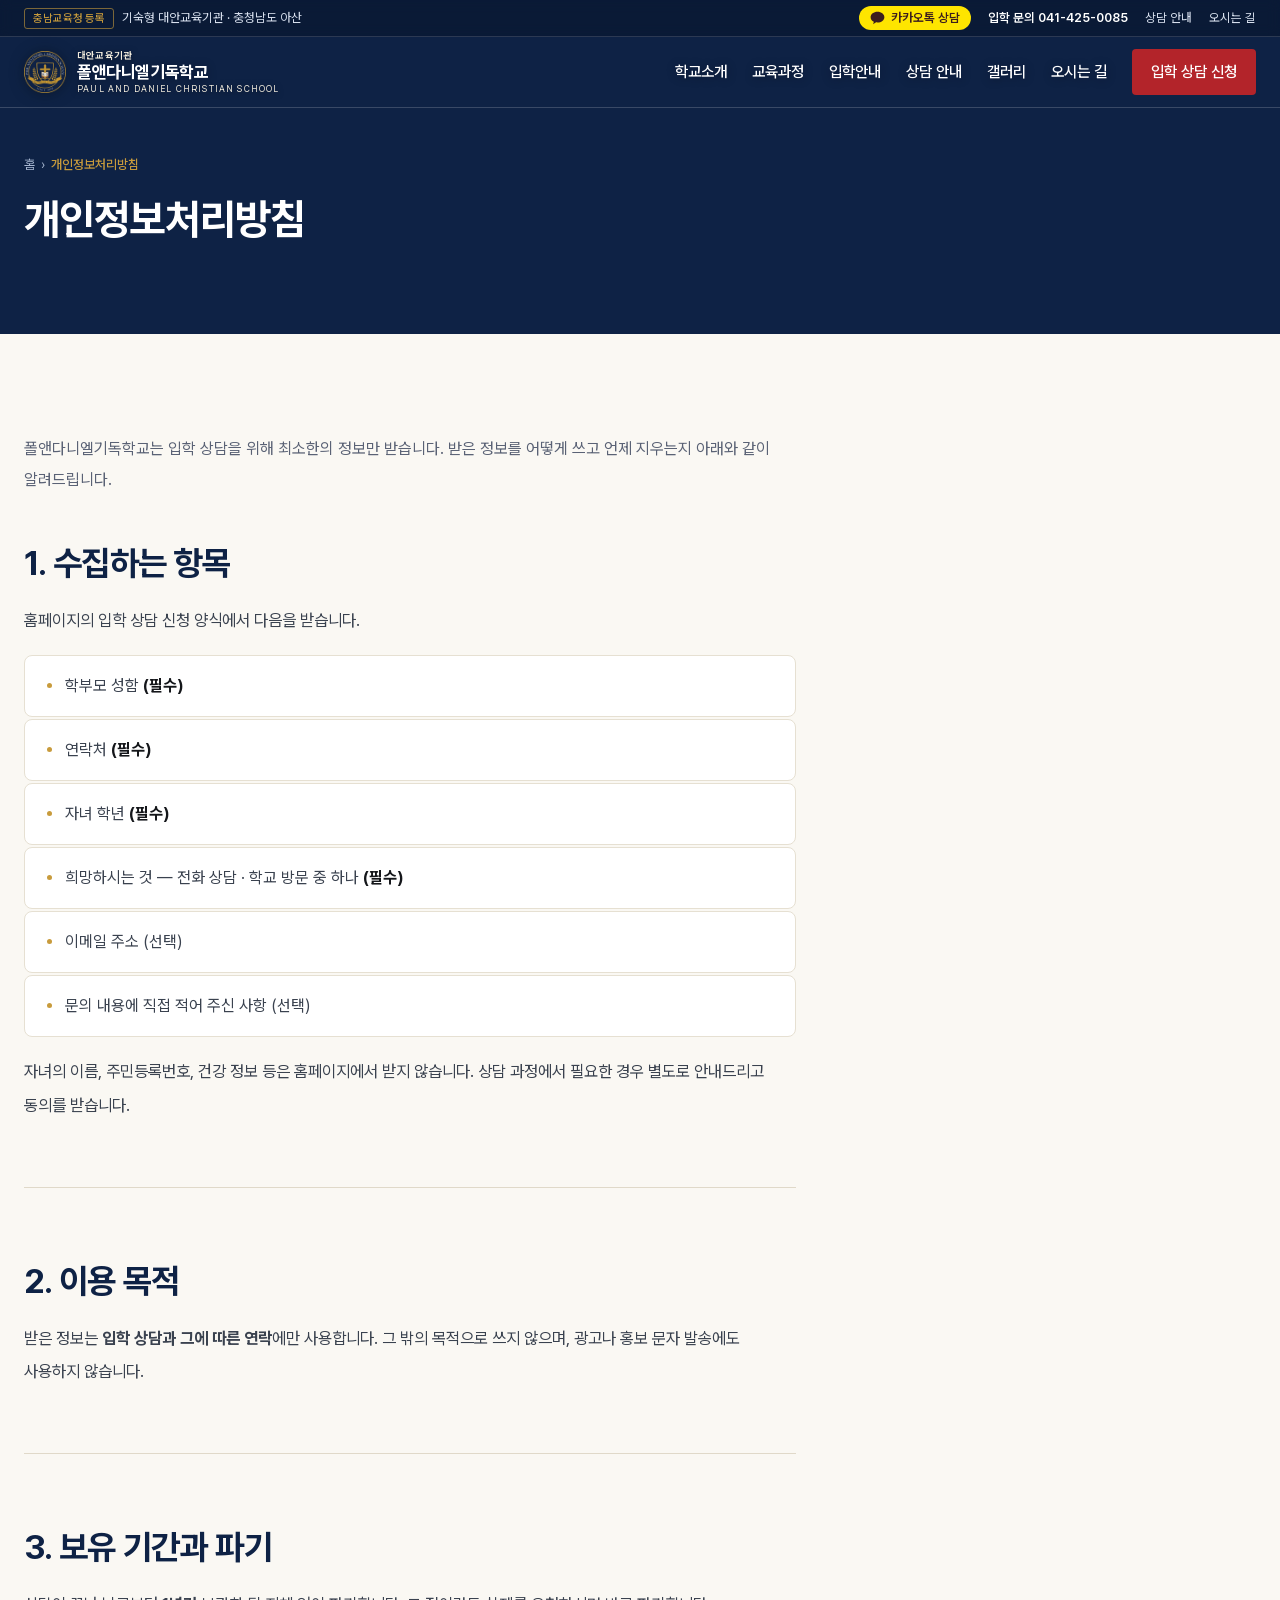
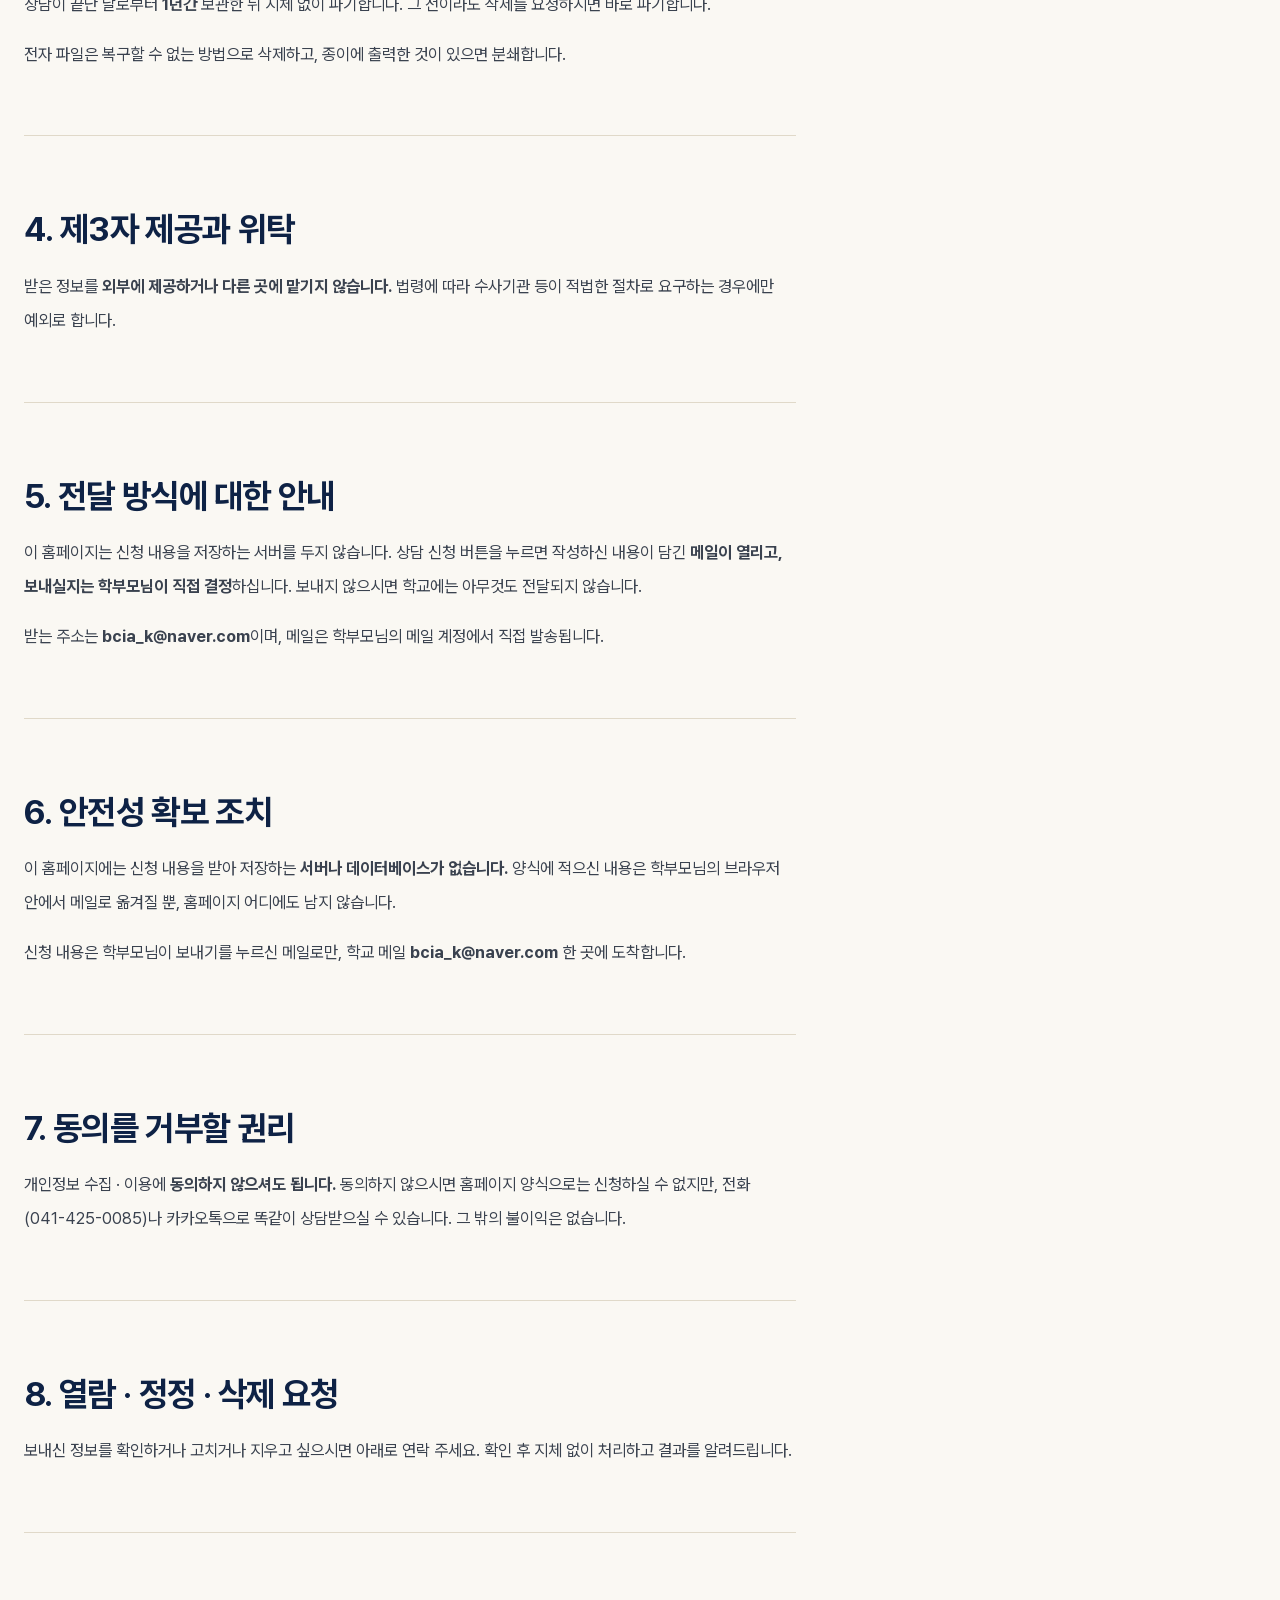
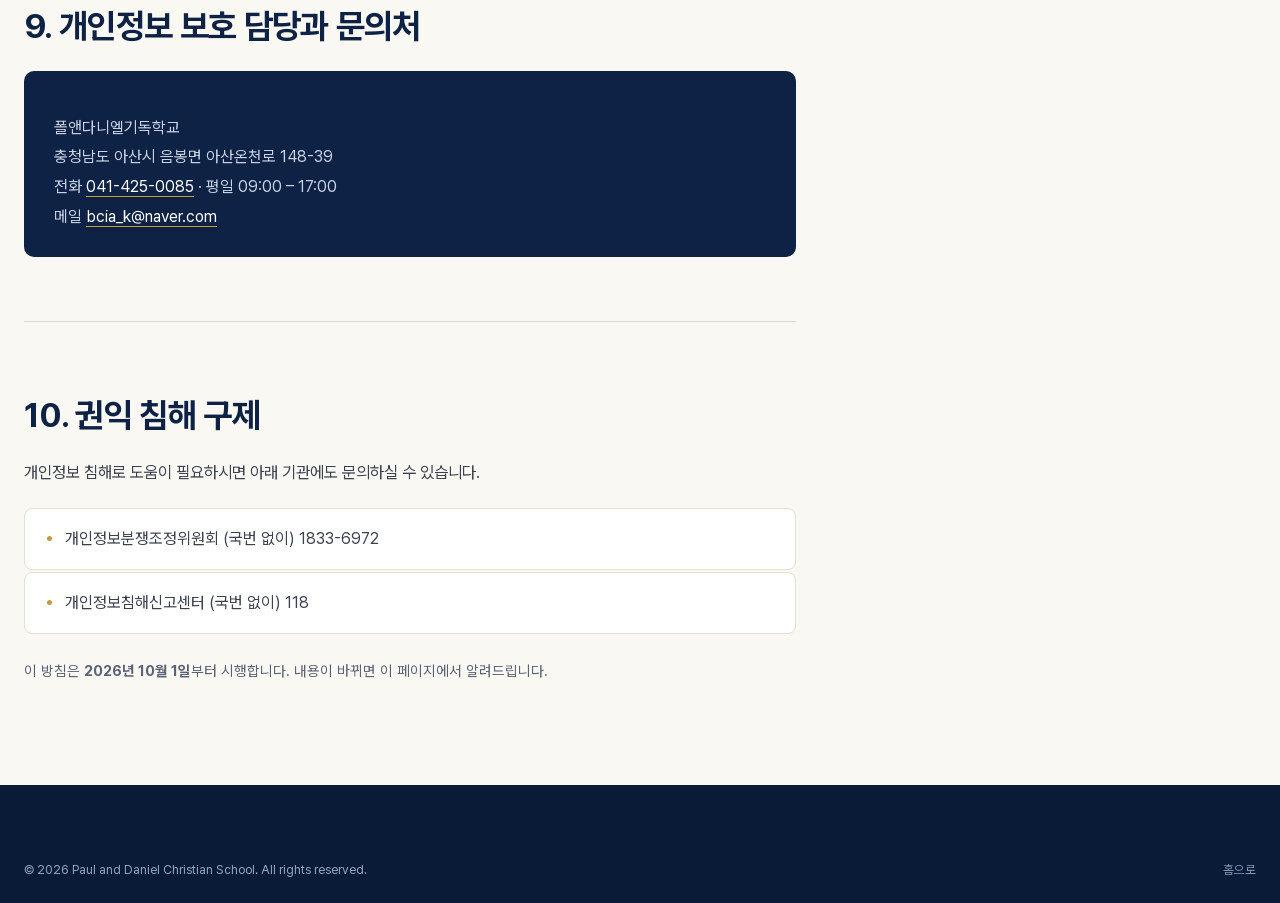
<file: privacy.html>
<!doctype html>
<html lang="ko">
<head>
<meta charset="utf-8">
<meta name="viewport" content="width=device-width, initial-scale=1, viewport-fit=cover">
<title>개인정보처리방침 — 폴앤다니엘기독학교</title>
<meta name="description" content="폴앤다니엘기독학교 입학 상담 신청 시 수집하는 개인정보의 항목, 이용 목적, 보유 기간과 처리 방법을 안내합니다.">
<meta property="og:type" content="website">
<meta property="og:title" content="개인정보처리방침 — 폴앤다니엘기독학교">
<meta property="og:description" content="폴앤다니엘기독학교 입학 상담 신청 시 수집하는 개인정보의 항목, 이용 목적, 보유 기간과 처리 방법을 안내합니다.">
<meta property="og:image" content="https://www.pdcs.kr/assets/img/slide1-aerial.jpg">
<meta property="og:image:width" content="2273">
<meta property="og:image:height" content="1277">
<meta property="og:site_name" content="폴앤다니엘기독학교">
<meta property="og:locale" content="ko_KR">
<meta name="robots" content="noindex">
<link rel="canonical" href="https://www.pdcs.kr/privacy.html">
<meta name="color-scheme" content="only light">
<meta name="theme-color" content="#0E2245">
<link rel="icon" href="assets/img/favicon-64.png" sizes="64x64">
<link rel="apple-touch-icon" href="assets/img/apple-touch-icon.png">
<script>document.documentElement.className += ' js';</script>
<link rel="stylesheet" href="assets/css/style.css?v=b5938afd">
</head>
<body>
<a class="skip-link" href="#main">본문 바로가기</a>

<div class="site-top">
  <div class="utility">
    <div class="wrap">
      <span><span class="utility__badge">충남교육청 등록</span>기숙형 대안교육기관 · 충청남도 아산</span>
      <span class="utility__links">
        <span class="utility__kakao"><a class="kakao-link" href="https://open.kakao.com/me/pdcs_daniel" target="_blank" rel="noopener"><svg width="15" height="14" viewBox="0 0 24 22" aria-hidden="true"><path fill="currentColor" d="M12 1C5.9 1 1 4.86 1 9.62c0 3.06 2.04 5.74 5.11 7.25-.22.8-.82 2.98-.94 3.44-.14.58.21.57.45.42.18-.12 2.93-1.99 4.12-2.79.74.1 1.5.16 2.26.16 6.08 0 11-3.86 11-8.48S18.08 1 12 1z"/></svg>카카오톡 상담<span class="sr-only">(새 창)</span></a></span>
        <span class="utility__tel">입학 문의 <a href="tel:041-425-0085" style="color:inherit">041-425-0085</a></span>
        <a href="index.html#news">상담 안내</a>
        <a href="index.html#visit">오시는 길</a>
      </span>
    </div>
  </div>

  <header class="header">
    <div class="wrap">
      <a class="brand" href="index.html">
        <img src="assets/img/logo-96.png" srcset="assets/img/logo-96.png 1x, assets/img/logo-192.png 2x" alt="" width="50" height="50" fetchpriority="high">
        <span>
          <span class="brand__kind">대안교육기관</span>
          <span class="brand__ko">폴앤다니엘기독학교</span>
          <span class="brand__en" lang="en">PAUL AND DANIEL CHRISTIAN SCHOOL</span>
        </span>
      </a>
      <button class="nav-toggle" type="button" aria-expanded="false" aria-controls="gnb" aria-label="메뉴 열기">
        <span></span><span></span><span></span>
      </button>
      <nav class="gnb" id="gnb" aria-label="주 메뉴">
        <a href="about.html">학교소개</a>
        <a href="index.html#curriculum">교육과정</a>
        <a href="admission.html">입학안내</a>
        <a href="index.html#news">상담 안내</a>
        <a href="index.html#gallery">갤러리</a>
        <a href="index.html#visit">오시는 길</a>
        <a class="btn btn--primary btn--sm" href="admission.html#form">입학 상담 신청</a>
      </nav>
    </div>
  </header>
</div>

<main id="main">

  <section class="subhero subhero--plain">
    <div class="wrap">
      <div class="subhero__inner">
        <p class="breadcrumb"><a href="index.html" style="color:#A8B8D2;text-decoration:none">홈</a> &nbsp;›&nbsp; <b>개인정보처리방침</b></p>
        <h1 class="subhero__title">개인정보처리방침</h1>
      </div>
    </div>
  </section>

  <section class="section">
    <div class="wrap"><div style="max-width:772px">

      <p class="section-lead" style="margin-top:0">폴앤다니엘기독학교는 입학 상담을 위해 최소한의 정보만 받습니다. 받은 정보를 어떻게 쓰고 언제 지우는지 아래와 같이 알려드립니다.</p>

      <div class="block" style="padding-top:34px">
        <h2>1. 수집하는 항목</h2>
        <p>홈페이지의 입학 상담 신청 양식에서 다음을 받습니다.</p>
        <ul class="rule-list" style="margin-top:18px">
          <li>학부모 성함 <b>(필수)</b></li>
          <li>연락처 <b>(필수)</b></li>
          <li>자녀 학년 <b>(필수)</b></li>
          <li>희망하시는 것 — 전화 상담 · 학교 방문 중 하나 <b>(필수)</b></li>
          <li>이메일 주소 (선택)</li>
          <li>문의 내용에 직접 적어 주신 사항 (선택)</li>
        </ul>
        <p style="margin-top:18px">자녀의 이름, 주민등록번호, 건강 정보 등은 홈페이지에서 받지 않습니다. 상담 과정에서 필요한 경우 별도로 안내드리고 동의를 받습니다.</p>
      </div>

      <div class="block">
        <h2>2. 이용 목적</h2>
        <p>받은 정보는 <b>입학 상담과 그에 따른 연락</b>에만 사용합니다. 그 밖의 목적으로 쓰지 않으며, 광고나 홍보 문자 발송에도 사용하지 않습니다.</p>
      </div>

      <div class="block">
        <h2>3. 보유 기간과 파기</h2>
        <p>상담이 끝난 날로부터 <b>1년간</b> 보관한 뒤 지체 없이 파기합니다. 그 전이라도 삭제를 요청하시면 바로 파기합니다.</p>
        <p>전자 파일은 복구할 수 없는 방법으로 삭제하고, 종이에 출력한 것이 있으면 분쇄합니다.</p>
      </div>

      <div class="block">
        <h2>4. 제3자 제공과 위탁</h2>
        <p>받은 정보를 <b>외부에 제공하거나 다른 곳에 맡기지 않습니다.</b> 법령에 따라 수사기관 등이 적법한 절차로 요구하는 경우에만 예외로 합니다.</p>
      </div>

      <div class="block">
        <h2>5. 전달 방식에 대한 안내</h2>
        <p>이 홈페이지는 신청 내용을 저장하는 서버를 두지 않습니다. 상담 신청 버튼을 누르면 작성하신 내용이 담긴 <b>메일이 열리고, 보내실지는 학부모님이 직접 결정</b>하십니다. 보내지 않으시면 학교에는 아무것도 전달되지 않습니다.</p>
        <p>받는 주소는 <b>bcia_k@naver.com</b>이며, 메일은 학부모님의 메일 계정에서 직접 발송됩니다.</p>
      </div>

      <div class="block">
        <h2>6. 안전성 확보 조치</h2>
        <p>이 홈페이지에는 신청 내용을 받아 저장하는 <b>서버나 데이터베이스가 없습니다.</b> 양식에 적으신 내용은 학부모님의 브라우저 안에서 메일로 옮겨질 뿐, 홈페이지 어디에도 남지 않습니다.</p>
        <p>신청 내용은 학부모님이 보내기를 누르신 메일로만, 학교 메일 <b>bcia_k@naver.com</b> 한 곳에 도착합니다.</p>
      </div>

      <div class="block">
        <h2>7. 동의를 거부할 권리</h2>
        <p>개인정보 수집 · 이용에 <b>동의하지 않으셔도 됩니다.</b> 동의하지 않으시면 홈페이지 양식으로는 신청하실 수 없지만, 전화(<span class="nowrap">041-425-0085</span>)나 카카오톡으로 똑같이 상담받으실 수 있습니다. 그 밖의 불이익은 없습니다.</p>
      </div>

      <div class="block">
        <h2>8. 열람 · 정정 · 삭제 요청</h2>
        <p>보내신 정보를 확인하거나 고치거나 지우고 싶으시면 아래로 연락 주세요. 확인 후 지체 없이 처리하고 결과를 알려드립니다.</p>
      </div>

      <div class="block">
        <h2>9. 개인정보 보호 담당과 문의처</h2>
        <div class="ask-cta" style="margin-top:20px">
          <p>
            폴앤다니엘기독학교<br>
            충청남도 아산시 음봉면 아산온천로 <span class="nowrap">148-39</span><br>
            전화 <a href="tel:041-425-0085" style="color:#fff;border-bottom:1px solid var(--gold);text-decoration:none">041-425-0085</a> · 평일 <span class="nowrap">09:00 – 17:00</span><br>
            메일 <a href="mailto:bcia_k@naver.com" style="color:#fff;border-bottom:1px solid var(--gold);text-decoration:none">bcia_k@naver.com</a>
          </p>
        </div>
      </div>

      <div class="block" style="padding-bottom:0">
        <h2>10. 권익 침해 구제</h2>
        <p>개인정보 침해로 도움이 필요하시면 아래 기관에도 문의하실 수 있습니다.</p>
        <ul class="rule-list" style="margin-top:18px">
          <li>개인정보분쟁조정위원회 (국번 없이) <span class="nowrap">1833-6972</span></li>
          <li>개인정보침해신고센터 (국번 없이) 118</li>
        </ul>
        <p style="margin-top:22px;font-size:14.5px;color:var(--muted)">이 방침은 <b>2026년 10월 1일</b>부터 시행합니다. 내용이 바뀌면 이 페이지에서 알려드립니다.</p>
      </div>

    </div></div>
  </section>

</main>

<footer class="footer">
  <div class="wrap">
    <div class="footer__bottom" style="border-top:0">
      <span>© 2026 Paul and Daniel Christian School. All rights reserved.</span>
      <span><a href="index.html">홈으로</a></span>
    </div>
  </div>
</footer>

<script src="assets/js/main.js?v=0bbeda4c"></script>
</body>
</html>
</file>
<file: assets/css/style.css>
@charset "utf-8";

/* ─────────────────────────────────────────
   폴앤다니엘기독학교 — 기본 스타일
   폰트: Pretendard Variable 1.3.9 (SIL OFL 1.1) 자체 호스팅 — 조각 나눔 배포본
   ───────────────────────────────────────── */

/* 폰트 — Pretendard Variable 1.3.9 (SIL OFL 1.1) 자체 호스팅. assets/fonts/LICENSE.txt
   공식 npm 패키지 pretendard@1.3.9 의 dist/web/variable/pretendardvariable-dynamic-subset.css 를
   그대로 옮기고 두 가지만 바꿨다 — 이름 'Pretendard Variable' → 'Pretendard', 파일 경로.
   한글 전체 한 벌(2MB)을 받던 것을 92조각으로 나눠, 화면에 쓰인 글자가 든 조각만 받는다.
   조각을 지우거나 고치지 말 것. check.py 가 페이지에 쓰인 글자가 전부 들어 있는지 잰다 */
@font-face{font-family:'Pretendard';font-style:normal;font-display:swap;font-weight:45 920;src:url('../fonts/woff2-dynamic-subset/PretendardVariable.subset.0.woff2') format('woff2-variations');unicode-range:U+f9ca-fa0b,U+ff03-ff05,U+ff07,U+ff0a-ff0b,U+ff0d-ff19,U+ff1b,U+ff1d,U+ff20-ff5b,U+ff5d,U+ffe0-ffe3,U+ffe5-ffe6}
@font-face{font-family:'Pretendard';font-style:normal;font-display:swap;font-weight:45 920;src:url('../fonts/woff2-dynamic-subset/PretendardVariable.subset.1.woff2') format('woff2-variations');unicode-range:U+d723-d728,U+d72a-d733,U+d735-d748,U+d74a-d74f,U+d752-d753,U+d755-d757,U+d75a-d75f,U+d762-d764,U+d766-d768,U+d76a-d76b,U+d76d-d76f,U+d771-d787,U+d789-d78b,U+d78d-d78f,U+d791-d797,U+d79a,U+d79c,U+d79e-d7a3,U+f900-f909,U+f90b-f92e}
@font-face{font-family:'Pretendard';font-style:normal;font-display:swap;font-weight:45 920;src:url('../fonts/woff2-dynamic-subset/PretendardVariable.subset.2.woff2') format('woff2-variations');unicode-range:U+d679-d68b,U+d68e-d69e,U+d6a0,U+d6a2-d6a7,U+d6a9-d6c3,U+d6c6-d6c7,U+d6c9-d6cb,U+d6cd-d6d3,U+d6d5-d6d6,U+d6d8-d6e3,U+d6e5-d6e7,U+d6e9-d6fb,U+d6fd-d717,U+d719-d71f,U+d721-d722}
@font-face{font-family:'Pretendard';font-style:normal;font-display:swap;font-weight:45 920;src:url('../fonts/woff2-dynamic-subset/PretendardVariable.subset.3.woff2') format('woff2-variations');unicode-range:U+d5bc-d5c7,U+d5ca-d5cb,U+d5cd-d5cf,U+d5d1-d5d7,U+d5d9-d5da,U+d5dc,U+d5de-d5e3,U+d5e6-d5e7,U+d5e9-d5eb,U+d5ed-d5f6,U+d5f8,U+d5fa-d5ff,U+d602-d603,U+d605-d607,U+d609-d60f,U+d612-d613,U+d616-d61b,U+d61d-d637,U+d63a-d63b,U+d63d-d63f,U+d641-d647,U+d64a-d64c,U+d64e-d653,U+d656-d657,U+d659-d65b,U+d65d-d666,U+d668,U+d66a-d678}
@font-face{font-family:'Pretendard';font-style:normal;font-display:swap;font-weight:45 920;src:url('../fonts/woff2-dynamic-subset/PretendardVariable.subset.4.woff2') format('woff2-variations');unicode-range:U+d507,U+d509-d50b,U+d50d-d513,U+d515-d53b,U+d53e-d53f,U+d541-d543,U+d545-d54c,U+d54e,U+d550,U+d552-d557,U+d55a-d55b,U+d55d-d55f,U+d561-d564,U+d566-d567,U+d56a,U+d56c,U+d56e-d573,U+d576-d577,U+d579-d583,U+d585-d586,U+d58a-d5a4,U+d5a6-d5bb}
@font-face{font-family:'Pretendard';font-style:normal;font-display:swap;font-weight:45 920;src:url('../fonts/woff2-dynamic-subset/PretendardVariable.subset.5.woff2') format('woff2-variations');unicode-range:U+d464-d477,U+d47a-d47b,U+d47d-d47f,U+d481-d487,U+d489-d48a,U+d48c,U+d48e-d4e7,U+d4e9-d503,U+d505-d506}
@font-face{font-family:'Pretendard';font-style:normal;font-display:swap;font-weight:45 920;src:url('../fonts/woff2-dynamic-subset/PretendardVariable.subset.6.woff2') format('woff2-variations');unicode-range:U+d3bf-d3c7,U+d3ca-d3cf,U+d3d1-d3eb,U+d3ee-d3ef,U+d3f1-d3f3,U+d3f5-d3fb,U+d3fd-d400,U+d402-d45b,U+d45d-d463}
@font-face{font-family:'Pretendard';font-style:normal;font-display:swap;font-weight:45 920;src:url('../fonts/woff2-dynamic-subset/PretendardVariable.subset.7.woff2') format('woff2-variations');unicode-range:U+d2ff,U+d302-d304,U+d306-d30b,U+d30f,U+d311-d313,U+d315-d31b,U+d31e,U+d322-d324,U+d326-d327,U+d32a-d32b,U+d32d-d32f,U+d331-d337,U+d339-d33c,U+d33e-d37b,U+d37e-d37f,U+d381-d383,U+d385-d38b,U+d38e-d390,U+d392-d397,U+d39a-d39b,U+d39d-d39f,U+d3a1-d3a7,U+d3a9-d3aa,U+d3ac,U+d3ae-d3b3,U+d3b5-d3b7,U+d3b9-d3bb,U+d3bd-d3be}
@font-face{font-family:'Pretendard';font-style:normal;font-display:swap;font-weight:45 920;src:url('../fonts/woff2-dynamic-subset/PretendardVariable.subset.8.woff2') format('woff2-variations');unicode-range:U+d257-d27f,U+d281-d29b,U+d29d-d29f,U+d2a1-d2ab,U+d2ad-d2b7,U+d2ba-d2bb,U+d2bd-d2bf,U+d2c1-d2c7,U+d2c9-d2ef,U+d2f2-d2f3,U+d2f5-d2f7,U+d2f9-d2fe}
@font-face{font-family:'Pretendard';font-style:normal;font-display:swap;font-weight:45 920;src:url('../fonts/woff2-dynamic-subset/PretendardVariable.subset.9.woff2') format('woff2-variations');unicode-range:U+d1b4,U+d1b6-d1f3,U+d1f5-d22b,U+d22e-d22f,U+d231-d233,U+d235-d23b,U+d23d-d240,U+d242-d256}
@font-face{font-family:'Pretendard';font-style:normal;font-display:swap;font-weight:45 920;src:url('../fonts/woff2-dynamic-subset/PretendardVariable.subset.10.woff2') format('woff2-variations');unicode-range:U+d105-d12f,U+d132-d133,U+d135-d137,U+d139-d13f,U+d141-d142,U+d144,U+d146-d14b,U+d14e-d14f,U+d151-d153,U+d155-d15b,U+d15e-d187,U+d189-d19f,U+d1a2-d1a3,U+d1a5-d1a7,U+d1a9-d1af,U+d1b2-d1b3}
@font-face{font-family:'Pretendard';font-style:normal;font-display:swap;font-weight:45 920;src:url('../fonts/woff2-dynamic-subset/PretendardVariable.subset.11.woff2') format('woff2-variations');unicode-range:U+d04b-d04f,U+d051-d057,U+d059-d06b,U+d06d-d06f,U+d071-d073,U+d075-d07b,U+d07e-d0a3,U+d0a6-d0a7,U+d0a9-d0ab,U+d0ad-d0b3,U+d0b6,U+d0b8,U+d0ba-d0bf,U+d0c2-d0c3,U+d0c5-d0c7,U+d0c9-d0cf,U+d0d2,U+d0d6-d0db,U+d0de-d0df,U+d0e1-d0e3,U+d0e5-d0eb,U+d0ee-d0f0,U+d0f2-d104}
@font-face{font-family:'Pretendard';font-style:normal;font-display:swap;font-weight:45 920;src:url('../fonts/woff2-dynamic-subset/PretendardVariable.subset.12.woff2') format('woff2-variations');unicode-range:U+cfa2-cfc3,U+cfc5-cfdf,U+cfe2-cfe3,U+cfe5-cfe7,U+cfe9-cff4,U+cff6-cffb,U+cffd-cfff,U+d001-d003,U+d005-d017,U+d019-d033,U+d036-d037,U+d039-d03b,U+d03d-d04a}
@font-face{font-family:'Pretendard';font-style:normal;font-display:swap;font-weight:45 920;src:url('../fonts/woff2-dynamic-subset/PretendardVariable.subset.13.woff2') format('woff2-variations');unicode-range:U+cef0-cef3,U+cef6,U+cef9-ceff,U+cf01-cf03,U+cf05-cf07,U+cf09-cf0f,U+cf11-cf12,U+cf14-cf1b,U+cf1d-cf1f,U+cf21-cf2f,U+cf31-cf53,U+cf56-cf57,U+cf59-cf5b,U+cf5d-cf63,U+cf66,U+cf68,U+cf6a-cf6f,U+cf71-cf84,U+cf86-cf8b,U+cf8d-cfa1}
@font-face{font-family:'Pretendard';font-style:normal;font-display:swap;font-weight:45 920;src:url('../fonts/woff2-dynamic-subset/PretendardVariable.subset.14.woff2') format('woff2-variations');unicode-range:U+ce3c-ce57,U+ce5a-ce5b,U+ce5d-ce5f,U+ce61-ce67,U+ce6a,U+ce6c,U+ce6e-ce73,U+ce76-ce77,U+ce79-ce7b,U+ce7d-ce83,U+ce85-ce88,U+ce8a-ce8f,U+ce91-ce93,U+ce95-ce97,U+ce99-ce9f,U+cea2,U+cea4-ceab,U+cead-cee3,U+cee6-cee7,U+cee9-ceeb,U+ceed-ceef}
@font-face{font-family:'Pretendard';font-style:normal;font-display:swap;font-weight:45 920;src:url('../fonts/woff2-dynamic-subset/PretendardVariable.subset.15.woff2') format('woff2-variations');unicode-range:U+cd92-cd93,U+cd96-cd97,U+cd99-cd9b,U+cd9d-cda3,U+cda6-cda8,U+cdaa-cdaf,U+cdb1-cdc3,U+cdc5-cdcb,U+cdcd-cde7,U+cde9-ce03,U+ce05-ce1f,U+ce22-ce34,U+ce36-ce3b}
@font-face{font-family:'Pretendard';font-style:normal;font-display:swap;font-weight:45 920;src:url('../fonts/woff2-dynamic-subset/PretendardVariable.subset.16.woff2') format('woff2-variations');unicode-range:U+ccef-cd07,U+cd0a-cd0b,U+cd0d-cd1a,U+cd1c,U+cd1e-cd2b,U+cd2d-cd5b,U+cd5d-cd77,U+cd79-cd91}
@font-face{font-family:'Pretendard';font-style:normal;font-display:swap;font-weight:45 920;src:url('../fonts/woff2-dynamic-subset/PretendardVariable.subset.17.woff2') format('woff2-variations');unicode-range:U+cc3f-cc43,U+cc46-cc47,U+cc49-cc4b,U+cc4d-cc53,U+cc55-cc58,U+cc5a-cc5f,U+cc61-cc97,U+cc9a-cc9b,U+cc9d-cc9f,U+cca1-cca7,U+ccaa,U+ccac,U+ccae-ccb3,U+ccb6-ccb7,U+ccb9-ccbb,U+ccbd-cccf,U+ccd1-cce3,U+cce5-ccee}
@font-face{font-family:'Pretendard';font-style:normal;font-display:swap;font-weight:45 920;src:url('../fonts/woff2-dynamic-subset/PretendardVariable.subset.18.woff2') format('woff2-variations');unicode-range:U+cb91-cbd3,U+cbd5-cbe3,U+cbe5-cc0b,U+cc0e-cc0f,U+cc11-cc13,U+cc15-cc1b,U+cc1d-cc20,U+cc23-cc27,U+cc2a-cc2b,U+cc2d,U+cc2f,U+cc31-cc37,U+cc3a,U+cc3c}
@font-face{font-family:'Pretendard';font-style:normal;font-display:swap;font-weight:45 920;src:url('../fonts/woff2-dynamic-subset/PretendardVariable.subset.19.woff2') format('woff2-variations');unicode-range:U+caf4-cb47,U+cb4a-cb90}
@font-face{font-family:'Pretendard';font-style:normal;font-display:swap;font-weight:45 920;src:url('../fonts/woff2-dynamic-subset/PretendardVariable.subset.20.woff2') format('woff2-variations');unicode-range:U+ca4a-ca4b,U+ca4e-ca4f,U+ca51-ca53,U+ca55-ca5b,U+ca5d-ca60,U+ca62-ca83,U+ca85-cabb,U+cabe-cabf,U+cac1-cac3,U+cac5-cacb,U+cacd-cad0,U+cad2,U+cad4-cad8,U+cada-caf3}
@font-face{font-family:'Pretendard';font-style:normal;font-display:swap;font-weight:45 920;src:url('../fonts/woff2-dynamic-subset/PretendardVariable.subset.21.woff2') format('woff2-variations');unicode-range:U+c996-c997,U+c99a-c99c,U+c99e-c9bf,U+c9c2-c9c3,U+c9c5-c9c7,U+c9c9-c9cf,U+c9d2,U+c9d4,U+c9d7-c9d8,U+c9db,U+c9de-c9df,U+c9e1-c9e3,U+c9e5-c9e6,U+c9e8-c9eb,U+c9ee-c9f0,U+c9f2-c9f7,U+c9f9-ca0b,U+ca0d-ca28,U+ca2a-ca49}
@font-face{font-family:'Pretendard';font-style:normal;font-display:swap;font-weight:45 920;src:url('../fonts/woff2-dynamic-subset/PretendardVariable.subset.22.woff2') format('woff2-variations');unicode-range:U+c8e9-c8f4,U+c8f6-c8fb,U+c8fe-c8ff,U+c901-c903,U+c905-c90b,U+c90e-c910,U+c912-c917,U+c919-c92b,U+c92d-c94f,U+c951-c953,U+c955-c96b,U+c96d-c973,U+c975-c987,U+c98a-c98b,U+c98d-c98f,U+c991-c995}
@font-face{font-family:'Pretendard';font-style:normal;font-display:swap;font-weight:45 920;src:url('../fonts/woff2-dynamic-subset/PretendardVariable.subset.23.woff2') format('woff2-variations');unicode-range:U+c841-c84b,U+c84d-c86f,U+c872-c873,U+c875-c877,U+c879-c87f,U+c882-c884,U+c887-c88a,U+c88d-c8c3,U+c8c5-c8df,U+c8e1-c8e8}
@font-face{font-family:'Pretendard';font-style:normal;font-display:swap;font-weight:45 920;src:url('../fonts/woff2-dynamic-subset/PretendardVariable.subset.24.woff2') format('woff2-variations');unicode-range:U+c779-c77b,U+c77e-c782,U+c786,U+c78b,U+c78d,U+c78f,U+c792-c793,U+c795,U+c797,U+c799-c79f,U+c7a2,U+c7a7-c7ab,U+c7ae-c7bb,U+c7bd-c7c0,U+c7c2-c7c7,U+c7c9-c7dc,U+c7de-c7ff,U+c802-c803,U+c805-c807,U+c809,U+c80b-c80f,U+c812,U+c814,U+c817-c81b,U+c81e-c81f,U+c821-c823,U+c825-c82e,U+c830-c837,U+c839-c83b,U+c83d-c840}
@font-face{font-family:'Pretendard';font-style:normal;font-display:swap;font-weight:45 920;src:url('../fonts/woff2-dynamic-subset/PretendardVariable.subset.25.woff2') format('woff2-variations');unicode-range:U+c6bb-c6bf,U+c6c2,U+c6c4,U+c6c6-c6cb,U+c6ce-c6cf,U+c6d1-c6d3,U+c6d5-c6db,U+c6dd-c6df,U+c6e1-c6e7,U+c6e9-c6eb,U+c6ed-c6ef,U+c6f1-c6f8,U+c6fa-c703,U+c705-c707,U+c709-c70b,U+c70d-c716,U+c718,U+c71a-c71f,U+c722-c723,U+c725-c727,U+c729-c734,U+c736-c73b,U+c73e-c73f,U+c741-c743,U+c745-c74b,U+c74e-c750,U+c752-c757,U+c759-c773,U+c776-c777}
@font-face{font-family:'Pretendard';font-style:normal;font-display:swap;font-weight:45 920;src:url('../fonts/woff2-dynamic-subset/PretendardVariable.subset.26.woff2') format('woff2-variations');unicode-range:U+c5f5-c5fb,U+c5fe,U+c602-c605,U+c607,U+c609-c60f,U+c611-c61a,U+c61c-c623,U+c626-c627,U+c629-c62b,U+c62d,U+c62f-c632,U+c636,U+c638,U+c63a-c63f,U+c642-c643,U+c645-c647,U+c649-c652,U+c656-c65b,U+c65d-c65f,U+c661-c663,U+c665-c677,U+c679-c67b,U+c67d-c693,U+c696-c697,U+c699-c69b,U+c69d-c6a3,U+c6a6,U+c6a8,U+c6aa-c6af,U+c6b2-c6b3,U+c6b5-c6b7,U+c6b9-c6ba}
@font-face{font-family:'Pretendard';font-style:normal;font-display:swap;font-weight:45 920;src:url('../fonts/woff2-dynamic-subset/PretendardVariable.subset.27.woff2') format('woff2-variations');unicode-range:U+c517-c527,U+c52a-c52b,U+c52d-c52f,U+c531-c538,U+c53a,U+c53c,U+c53e-c543,U+c546-c547,U+c54b,U+c54d-c552,U+c556,U+c55a-c55b,U+c55d,U+c55f,U+c562-c563,U+c565-c567,U+c569-c56f,U+c572,U+c574,U+c576-c57b,U+c57e-c57f,U+c581-c583,U+c585-c586,U+c588-c58b,U+c58e,U+c590,U+c592-c596,U+c599-c5b3,U+c5b6-c5b7,U+c5ba,U+c5be-c5c3,U+c5ca-c5cb,U+c5cd,U+c5cf,U+c5d2-c5d3,U+c5d5-c5d7,U+c5d9-c5df,U+c5e1-c5e2,U+c5e4,U+c5e6-c5eb,U+c5ef,U+c5f1-c5f3}
@font-face{font-family:'Pretendard';font-style:normal;font-display:swap;font-weight:45 920;src:url('../fonts/woff2-dynamic-subset/PretendardVariable.subset.28.woff2') format('woff2-variations');unicode-range:U+c475-c4ef,U+c4f2-c4f3,U+c4f5-c4f7,U+c4f9-c4ff,U+c502-c50b,U+c50d-c516}
@font-face{font-family:'Pretendard';font-style:normal;font-display:swap;font-weight:45 920;src:url('../fonts/woff2-dynamic-subset/PretendardVariable.subset.29.woff2') format('woff2-variations');unicode-range:U+c3d0-c3d7,U+c3da-c3db,U+c3dd-c3de,U+c3e1-c3ec,U+c3ee-c3f3,U+c3f5-c42b,U+c42d-c463,U+c466-c474}
@font-face{font-family:'Pretendard';font-style:normal;font-display:swap;font-weight:45 920;src:url('../fonts/woff2-dynamic-subset/PretendardVariable.subset.30.woff2') format('woff2-variations');unicode-range:U+c32b-c367,U+c36a-c36b,U+c36d-c36f,U+c371-c377,U+c37a-c37b,U+c37e-c383,U+c385-c387,U+c389-c3cf}
@font-face{font-family:'Pretendard';font-style:normal;font-display:swap;font-weight:45 920;src:url('../fonts/woff2-dynamic-subset/PretendardVariable.subset.31.woff2') format('woff2-variations');unicode-range:U+c26a-c26b,U+c26d-c26f,U+c271-c273,U+c275-c27b,U+c27e-c287,U+c289-c28f,U+c291-c297,U+c299-c29a,U+c29c-c2a3,U+c2a5-c2a7,U+c2a9-c2ab,U+c2ad-c2b3,U+c2b6,U+c2b8,U+c2ba-c2bb,U+c2bd-c2db,U+c2de-c2df,U+c2e1-c2e2,U+c2e5-c2ea,U+c2ee,U+c2f0,U+c2f2-c2f5,U+c2f7,U+c2fa-c2fb,U+c2fd-c2ff,U+c301-c307,U+c309-c30c,U+c30e-c312,U+c315-c323,U+c325-c328,U+c32a}
@font-face{font-family:'Pretendard';font-style:normal;font-display:swap;font-weight:45 920;src:url('../fonts/woff2-dynamic-subset/PretendardVariable.subset.32.woff2') format('woff2-variations');unicode-range:U+c1bc-c1c3,U+c1c5-c1df,U+c1e1-c1fb,U+c1fd-c203,U+c205-c20c,U+c20e,U+c210-c217,U+c21a-c21b,U+c21d-c21e,U+c221-c227,U+c229-c22a,U+c22c,U+c22e,U+c230,U+c233-c24f,U+c251-c257,U+c259-c269}
@font-face{font-family:'Pretendard';font-style:normal;font-display:swap;font-weight:45 920;src:url('../fonts/woff2-dynamic-subset/PretendardVariable.subset.33.woff2') format('woff2-variations');unicode-range:U+c101-c11b,U+c11f,U+c121-c123,U+c125-c12b,U+c12e,U+c132-c137,U+c13a-c13b,U+c13d-c13f,U+c141-c147,U+c14a,U+c14c-c153,U+c155-c157,U+c159-c15b,U+c15d-c166,U+c169-c16f,U+c171-c177,U+c179-c18b,U+c18e-c18f,U+c191-c193,U+c195-c19b,U+c19d-c19e,U+c1a0,U+c1a2-c1a4,U+c1a6-c1bb}
@font-face{font-family:'Pretendard';font-style:normal;font-display:swap;font-weight:45 920;src:url('../fonts/woff2-dynamic-subset/PretendardVariable.subset.34.woff2') format('woff2-variations');unicode-range:U+c049-c057,U+c059-c05b,U+c05d-c05f,U+c061-c067,U+c069-c08f,U+c091-c0ab,U+c0ae-c0af,U+c0b1-c0b3,U+c0b5,U+c0b7-c0bb,U+c0be,U+c0c2-c0c7,U+c0ca-c0cb,U+c0cd-c0cf,U+c0d1-c0d7,U+c0d9-c0da,U+c0dc,U+c0de-c0e3,U+c0e5-c0eb,U+c0ed-c0f3,U+c0f6,U+c0f8,U+c0fa-c0ff}
@font-face{font-family:'Pretendard';font-style:normal;font-display:swap;font-weight:45 920;src:url('../fonts/woff2-dynamic-subset/PretendardVariable.subset.35.woff2') format('woff2-variations');unicode-range:U+bfa7-bfaf,U+bfb1-bfc4,U+bfc6-bfcb,U+bfce-bfcf,U+bfd1-bfd3,U+bfd5-bfdb,U+bfdd-c048}
@font-face{font-family:'Pretendard';font-style:normal;font-display:swap;font-weight:45 920;src:url('../fonts/woff2-dynamic-subset/PretendardVariable.subset.36.woff2') format('woff2-variations');unicode-range:U+bf07,U+bf09-bf3f,U+bf41-bf4f,U+bf52-bf54,U+bf56-bfa6}
@font-face{font-family:'Pretendard';font-style:normal;font-display:swap;font-weight:45 920;src:url('../fonts/woff2-dynamic-subset/PretendardVariable.subset.37.woff2') format('woff2-variations');unicode-range:U+be56,U+be58,U+be5c-be5f,U+be62-be63,U+be65-be67,U+be69-be74,U+be76-be7b,U+be7e-be7f,U+be81-be8e,U+be90,U+be92-bea7,U+bea9-becf,U+bed2-bed3,U+bed5-bed6,U+bed9-bee3,U+bee6-bf06}
@font-face{font-family:'Pretendard';font-style:normal;font-display:swap;font-weight:45 920;src:url('../fonts/woff2-dynamic-subset/PretendardVariable.subset.38.woff2') format('woff2-variations');unicode-range:U+bdb0-bdd3,U+bdd5-bdef,U+bdf1-be0b,U+be0d-be0f,U+be11-be13,U+be15-be43,U+be46-be47,U+be49-be4b,U+be4d-be53}
@font-face{font-family:'Pretendard';font-style:normal;font-display:swap;font-weight:45 920;src:url('../fonts/woff2-dynamic-subset/PretendardVariable.subset.39.woff2') format('woff2-variations');unicode-range:U+bd03,U+bd06,U+bd08,U+bd0a-bd0f,U+bd11-bd22,U+bd25-bd47,U+bd49-bd58,U+bd5a-bd7f,U+bd82-bd83,U+bd85-bd87,U+bd8a-bd8f,U+bd91-bd92,U+bd94,U+bd96-bd98,U+bd9a-bdaf}
@font-face{font-family:'Pretendard';font-style:normal;font-display:swap;font-weight:45 920;src:url('../fonts/woff2-dynamic-subset/PretendardVariable.subset.40.woff2') format('woff2-variations');unicode-range:U+bc4e-bc83,U+bc86-bc87,U+bc89-bc8b,U+bc8d-bc93,U+bc96,U+bc98,U+bc9b-bc9f,U+bca2-bca3,U+bca5-bca7,U+bca9-bcb2,U+bcb4-bcbb,U+bcbe-bcbf,U+bcc1-bcc3,U+bcc5-bccc,U+bcce-bcd0,U+bcd2-bcd4,U+bcd6-bcf3,U+bcf7,U+bcf9-bcfb,U+bcfd-bd02}
@font-face{font-family:'Pretendard';font-style:normal;font-display:swap;font-weight:45 920;src:url('../fonts/woff2-dynamic-subset/PretendardVariable.subset.41.woff2') format('woff2-variations');unicode-range:U+bb90-bba3,U+bba5-bbab,U+bbad-bbbf,U+bbc1-bbf7,U+bbfa-bbfb,U+bbfd-bbfe,U+bc01-bc07,U+bc09-bc0a,U+bc0e,U+bc10,U+bc12-bc13,U+bc17,U+bc19-bc1a,U+bc1e,U+bc20-bc23,U+bc26,U+bc28,U+bc2a-bc2c,U+bc2e-bc2f,U+bc32-bc33,U+bc35-bc37,U+bc39-bc3f,U+bc41-bc42,U+bc44,U+bc46-bc48,U+bc4a-bc4d}
@font-face{font-family:'Pretendard';font-style:normal;font-display:swap;font-weight:45 920;src:url('../fonts/woff2-dynamic-subset/PretendardVariable.subset.42.woff2') format('woff2-variations');unicode-range:U+bae6-bafb,U+bafd-bb17,U+bb19-bb33,U+bb37,U+bb39-bb3a,U+bb3d-bb43,U+bb45-bb46,U+bb48,U+bb4a-bb4f,U+bb51-bb53,U+bb55-bb57,U+bb59-bb62,U+bb64-bb8f}
@font-face{font-family:'Pretendard';font-style:normal;font-display:swap;font-weight:45 920;src:url('../fonts/woff2-dynamic-subset/PretendardVariable.subset.43.woff2') format('woff2-variations');unicode-range:U+ba30-ba37,U+ba3a-ba3b,U+ba3d-ba3f,U+ba41-ba47,U+ba49-ba4a,U+ba4c,U+ba4e-ba53,U+ba56-ba57,U+ba59-ba5b,U+ba5d-ba63,U+ba65-ba66,U+ba68-ba6f,U+ba71-ba73,U+ba75-ba77,U+ba79-ba84,U+ba86,U+ba88-baa7,U+baaa,U+baad-baaf,U+bab1-bab7,U+baba,U+babc,U+babe-bae5}
@font-face{font-family:'Pretendard';font-style:normal;font-display:swap;font-weight:45 920;src:url('../fonts/woff2-dynamic-subset/PretendardVariable.subset.44.woff2') format('woff2-variations');unicode-range:U+b96e-b973,U+b976-b977,U+b979-b97b,U+b97d-b983,U+b986,U+b988,U+b98a-b98d,U+b98f-b9ab,U+b9ae-b9af,U+b9b1-b9b3,U+b9b5-b9bb,U+b9be,U+b9c0,U+b9c2-b9c7,U+b9ca-b9cb,U+b9cd,U+b9d2-b9d7,U+b9da,U+b9dc,U+b9df-b9e0,U+b9e2,U+b9e6-b9e7,U+b9e9-b9f3,U+b9f6,U+b9f8,U+b9fb-ba2f}
@font-face{font-family:'Pretendard';font-style:normal;font-display:swap;font-weight:45 920;src:url('../fonts/woff2-dynamic-subset/PretendardVariable.subset.45.woff2') format('woff2-variations');unicode-range:U+b8bf-b8cb,U+b8cd-b8e0,U+b8e2-b8e7,U+b8ea-b8eb,U+b8ed-b8ef,U+b8f1-b8f7,U+b8fa,U+b8fc,U+b8fe-b903,U+b905-b917,U+b919-b91f,U+b921-b93b,U+b93d-b957,U+b95a-b95b,U+b95d-b95f,U+b961-b967,U+b969-b96c}
@font-face{font-family:'Pretendard';font-style:normal;font-display:swap;font-weight:45 920;src:url('../fonts/woff2-dynamic-subset/PretendardVariable.subset.46.woff2') format('woff2-variations');unicode-range:U+b80d-b80f,U+b811-b817,U+b81a,U+b81c-b823,U+b826-b827,U+b829-b82b,U+b82d-b833,U+b836,U+b83a-b83f,U+b841-b85b,U+b85e-b85f,U+b861-b863,U+b865-b86b,U+b86e,U+b870,U+b872-b8af,U+b8b1-b8be}
@font-face{font-family:'Pretendard';font-style:normal;font-display:swap;font-weight:45 920;src:url('../fonts/woff2-dynamic-subset/PretendardVariable.subset.47.woff2') format('woff2-variations');unicode-range:U+b74d-b75f,U+b761-b763,U+b765-b774,U+b776-b77b,U+b77e-b77f,U+b781-b783,U+b785-b78b,U+b78e,U+b792-b796,U+b79a-b79b,U+b79d-b7a7,U+b7aa,U+b7ae-b7b3,U+b7b6-b7c8,U+b7ca-b7eb,U+b7ee-b7ef,U+b7f1-b7f3,U+b7f5-b7fb,U+b7fe,U+b802-b806,U+b80a-b80b}
@font-face{font-family:'Pretendard';font-style:normal;font-display:swap;font-weight:45 920;src:url('../fonts/woff2-dynamic-subset/PretendardVariable.subset.48.woff2') format('woff2-variations');unicode-range:U+b6a7-b6aa,U+b6ac-b6b0,U+b6b2-b6ef,U+b6f1-b727,U+b72a-b72b,U+b72d-b72e,U+b731-b737,U+b739-b73a,U+b73c-b743,U+b745-b74c}
@font-face{font-family:'Pretendard';font-style:normal;font-display:swap;font-weight:45 920;src:url('../fonts/woff2-dynamic-subset/PretendardVariable.subset.49.woff2') format('woff2-variations');unicode-range:U+b605-b60f,U+b612-b617,U+b619-b624,U+b626-b69b,U+b69e-b6a3,U+b6a5-b6a6}
@font-face{font-family:'Pretendard';font-style:normal;font-display:swap;font-weight:45 920;src:url('../fonts/woff2-dynamic-subset/PretendardVariable.subset.50.woff2') format('woff2-variations');unicode-range:U+b55f,U+b562-b583,U+b585-b59f,U+b5a2-b5a3,U+b5a5-b5a7,U+b5a9-b5b2,U+b5b5-b5ba,U+b5bd-b604}
@font-face{font-family:'Pretendard';font-style:normal;font-display:swap;font-weight:45 920;src:url('../fonts/woff2-dynamic-subset/PretendardVariable.subset.51.woff2') format('woff2-variations');unicode-range:U+b4a5-b4b6,U+b4b8-b4bf,U+b4c1-b4c7,U+b4c9-b4db,U+b4de-b4df,U+b4e1-b4e2,U+b4e5-b4eb,U+b4ee,U+b4f0,U+b4f2-b513,U+b516-b517,U+b519-b51a,U+b51d-b523,U+b526,U+b528,U+b52b-b52f,U+b532-b533,U+b535-b537,U+b539-b53f,U+b541-b544,U+b546-b54b,U+b54d-b54f,U+b551-b55b,U+b55d-b55e}
@font-face{font-family:'Pretendard';font-style:normal;font-display:swap;font-weight:45 920;src:url('../fonts/woff2-dynamic-subset/PretendardVariable.subset.52.woff2') format('woff2-variations');unicode-range:U+b3f8-b3fb,U+b3fd-b40f,U+b411-b417,U+b419-b41b,U+b41d-b41f,U+b421-b427,U+b42a-b42b,U+b42d-b44f,U+b452-b453,U+b455-b457,U+b459-b45f,U+b462-b464,U+b466-b46b,U+b46d-b47f,U+b481-b4a3}
@font-face{font-family:'Pretendard';font-style:normal;font-display:swap;font-weight:45 920;src:url('../fonts/woff2-dynamic-subset/PretendardVariable.subset.53.woff2') format('woff2-variations');unicode-range:U+b342-b353,U+b356-b357,U+b359-b35b,U+b35d-b35e,U+b360-b363,U+b366,U+b368,U+b36a-b36d,U+b36f,U+b372-b373,U+b375-b377,U+b379-b37f,U+b381-b382,U+b384,U+b386-b38b,U+b38d-b3c3,U+b3c6-b3c7,U+b3c9-b3ca,U+b3cd-b3d3,U+b3d6,U+b3d8,U+b3da-b3f7}
@font-face{font-family:'Pretendard';font-style:normal;font-display:swap;font-weight:45 920;src:url('../fonts/woff2-dynamic-subset/PretendardVariable.subset.54.woff2') format('woff2-variations');unicode-range:U+b27c-b283,U+b285-b28f,U+b292-b293,U+b295-b297,U+b29a-b29f,U+b2a1-b2a4,U+b2a7-b2a9,U+b2ab,U+b2ad-b2c7,U+b2ca-b2cb,U+b2cd-b2cf,U+b2d1-b2d7,U+b2da,U+b2dc,U+b2de-b2e3,U+b2e7,U+b2e9-b2ea,U+b2ef-b2f3,U+b2f6,U+b2f8,U+b2fa-b2fb,U+b2fd-b2fe,U+b302-b303,U+b305-b307,U+b309-b30f,U+b312,U+b316-b31b,U+b31d-b341}
@font-face{font-family:'Pretendard';font-style:normal;font-display:swap;font-weight:45 920;src:url('../fonts/woff2-dynamic-subset/PretendardVariable.subset.55.woff2') format('woff2-variations');unicode-range:U+b1d6-b1e7,U+b1e9-b1fc,U+b1fe-b203,U+b206-b207,U+b209-b20b,U+b20d-b213,U+b216-b21f,U+b221-b257,U+b259-b273,U+b275-b27b}
@font-face{font-family:'Pretendard';font-style:normal;font-display:swap;font-weight:45 920;src:url('../fonts/woff2-dynamic-subset/PretendardVariable.subset.56.woff2') format('woff2-variations');unicode-range:U+b120-b122,U+b126-b127,U+b129-b12b,U+b12d-b133,U+b136,U+b138,U+b13a-b13f,U+b142-b143,U+b145-b14f,U+b151-b153,U+b156-b157,U+b159-b177,U+b17a-b17b,U+b17d-b17f,U+b181-b187,U+b189-b18c,U+b18e-b191,U+b195-b1a7,U+b1a9-b1cb,U+b1cd-b1d5}
@font-face{font-family:'Pretendard';font-style:normal;font-display:swap;font-weight:45 920;src:url('../fonts/woff2-dynamic-subset/PretendardVariable.subset.57.woff2') format('woff2-variations');unicode-range:U+b05f-b07b,U+b07e-b07f,U+b081-b083,U+b085-b08b,U+b08d-b097,U+b09b,U+b09d-b09f,U+b0a2-b0a7,U+b0aa,U+b0b0,U+b0b2,U+b0b6-b0b7,U+b0b9-b0bb,U+b0bd-b0c3,U+b0c6-b0c7,U+b0ca-b0cf,U+b0d1-b0df,U+b0e1-b0e4,U+b0e6-b107,U+b10a-b10b,U+b10d-b10f,U+b111-b112,U+b114-b117,U+b119-b11a,U+b11c-b11f}
@font-face{font-family:'Pretendard';font-style:normal;font-display:swap;font-weight:45 920;src:url('../fonts/woff2-dynamic-subset/PretendardVariable.subset.58.woff2') format('woff2-variations');unicode-range:U+afac-afb7,U+afba-afbb,U+afbd-afbf,U+afc1-afc6,U+afca-afcc,U+afce-afd3,U+afd5-afe7,U+afe9-afef,U+aff1-b00b,U+b00d-b00f,U+b011-b013,U+b015-b01b,U+b01d-b027,U+b029-b043,U+b045-b047,U+b049,U+b04b,U+b04d-b052,U+b055-b056,U+b058-b05c,U+b05e}
@font-face{font-family:'Pretendard';font-style:normal;font-display:swap;font-weight:45 920;src:url('../fonts/woff2-dynamic-subset/PretendardVariable.subset.59.woff2') format('woff2-variations');unicode-range:U+af03-af07,U+af09-af2b,U+af2e-af33,U+af35-af3b,U+af3e-af40,U+af44-af47,U+af4a-af5c,U+af5e-af63,U+af65-af7f,U+af81-afab}
@font-face{font-family:'Pretendard';font-style:normal;font-display:swap;font-weight:45 920;src:url('../fonts/woff2-dynamic-subset/PretendardVariable.subset.60.woff2') format('woff2-variations');unicode-range:U+ae56-ae5b,U+ae5e-ae60,U+ae62-ae64,U+ae66-ae67,U+ae69-ae6b,U+ae6d-ae83,U+ae85-aebb,U+aebf,U+aec1-aec3,U+aec5-aecb,U+aece,U+aed0,U+aed2-aed7,U+aed9-aef3,U+aef5-af02}
@font-face{font-family:'Pretendard';font-style:normal;font-display:swap;font-weight:45 920;src:url('../fonts/woff2-dynamic-subset/PretendardVariable.subset.61.woff2') format('woff2-variations');unicode-range:U+ad9c-ada3,U+ada5-adbf,U+adc1-adc3,U+adc5-adc7,U+adc9-add2,U+add4-addb,U+addd-addf,U+ade1-ade3,U+ade5-adf7,U+adfa-adfb,U+adfd-adff,U+ae02-ae07,U+ae0a,U+ae0c,U+ae0e-ae13,U+ae15-ae2f,U+ae31-ae33,U+ae35-ae37,U+ae39-ae3f,U+ae42,U+ae44,U+ae46-ae49,U+ae4b,U+ae4f,U+ae51-ae53,U+ae55}
@font-face{font-family:'Pretendard';font-style:normal;font-display:swap;font-weight:45 920;src:url('../fonts/woff2-dynamic-subset/PretendardVariable.subset.62.woff2') format('woff2-variations');unicode-range:U+ace2-ace3,U+ace5-ace6,U+ace9-acef,U+acf2,U+acf4,U+acf7-acfb,U+acfe-acff,U+ad01-ad03,U+ad05-ad0b,U+ad0d-ad10,U+ad12-ad1b,U+ad1d-ad33,U+ad35-ad48,U+ad4a-ad4f,U+ad51-ad6b,U+ad6e-ad6f,U+ad71-ad72,U+ad77-ad7c,U+ad7e,U+ad80,U+ad82-ad87,U+ad89-ad8b,U+ad8d-ad8f,U+ad91-ad9b}
@font-face{font-family:'Pretendard';font-style:normal;font-display:swap;font-weight:45 920;src:url('../fonts/woff2-dynamic-subset/PretendardVariable.subset.63.woff2') format('woff2-variations');unicode-range:U+ac25-ac2c,U+ac2e,U+ac30,U+ac32-ac37,U+ac39-ac3f,U+ac41-ac4c,U+ac4e-ac6f,U+ac72-ac73,U+ac75-ac76,U+ac79-ac7f,U+ac82,U+ac84-ac88,U+ac8a-ac8b,U+ac8d-ac8f,U+ac91-ac93,U+ac95-ac9b,U+ac9d-ac9e,U+aca1-aca7,U+acab,U+acad-acaf,U+acb1-acb7,U+acba-acbb,U+acbe-acc0,U+acc2-acc3,U+acc5-acdf}
@font-face{font-family:'Pretendard';font-style:normal;font-display:swap;font-weight:45 920;src:url('../fonts/woff2-dynamic-subset/PretendardVariable.subset.64.woff2') format('woff2-variations');unicode-range:U+99df,U+99ed,U+99f1,U+99ff,U+9a01,U+9a08,U+9a0e-9a0f,U+9a19,U+9a2b,U+9a30,U+9a36-9a37,U+9a40,U+9a43,U+9a45,U+9a4d,U+9a55,U+9a57,U+9a5a-9a5b,U+9a5f,U+9a62,U+9a65,U+9a69-9a6a,U+9aa8,U+9ab8,U+9ad3,U+9ae5,U+9aee,U+9b1a,U+9b27,U+9b2a,U+9b31,U+9b3c,U+9b41-9b45,U+9b4f,U+9b54,U+9b5a,U+9b6f,U+9b8e,U+9b91,U+9b9f,U+9bab,U+9bae,U+9bc9,U+9bd6,U+9be4,U+9be8,U+9c0d,U+9c10,U+9c12,U+9c15,U+9c25,U+9c32,U+9c3b,U+9c47,U+9c49,U+9c57,U+9ce5,U+9ce7,U+9ce9,U+9cf3-9cf4,U+9cf6,U+9d09,U+9d1b,U+9d26,U+9d28,U+9d3b,U+9d51,U+9d5d,U+9d60-9d61,U+9d6c,U+9d72,U+9da9,U+9daf,U+9db4,U+9dc4,U+9dd7,U+9df2,U+9df8-9dfa,U+9e1a,U+9e1e,U+9e75,U+9e79,U+9e7d,U+9e7f,U+9e92-9e93,U+9e97,U+9e9d,U+9e9f,U+9ea5,U+9eb4-9eb5,U+9ebb,U+9ebe,U+9ec3,U+9ecd-9ece,U+9ed4,U+9ed8,U+9edb-9edc,U+9ede,U+9ee8,U+9ef4,U+9f07-9f08,U+9f0e,U+9f13,U+9f20,U+9f3b,U+9f4a-9f4b,U+9f4e,U+9f52,U+9f5f,U+9f61,U+9f67,U+9f6a,U+9f6c,U+9f77,U+9f8d,U+9f90,U+9f95,U+9f9c,U+ac02-ac03,U+ac05-ac06,U+ac09-ac0f,U+ac17-ac18,U+ac1b,U+ac1e-ac1f,U+ac21-ac23}
@font-face{font-family:'Pretendard';font-style:normal;font-display:swap;font-weight:45 920;src:url('../fonts/woff2-dynamic-subset/PretendardVariable.subset.65.woff2') format('woff2-variations');unicode-range:U+338c-339c,U+339f-33a0,U+33a2-33cb,U+33cf-33d0,U+33d3,U+33d6,U+33d8,U+33db-33dd,U+4e01,U+4e03,U+4e07-4e08,U+4e11,U+4e14-4e15,U+4e18-4e19,U+4e1e,U+4e32,U+4e38-4e39,U+4e42-4e43,U+4e45,U+4e4d-4e4f,U+4e56,U+4e58-4e59,U+4e5d-4e5e,U+4e6b,U+4e6d,U+4e73,U+4e76-4e77,U+4e7e,U+4e82,U+4e86,U+4e88,U+4e8e,U+4e90-4e92,U+4e94-4e95,U+4e98,U+4e9b,U+4e9e,U+4ea1-4ea2,U+4ea4-4ea6,U+4ea8,U+4eab,U+4ead-4eae,U+4eb6,U+4ec0-4ec1,U+4ec4,U+4ec7,U+4ecb,U+4ecd,U+4ed4-4ed5,U+4ed7-4ed9,U+4edd,U+4edf,U+4ee4,U+4ef0,U+4ef2,U+4ef6-4ef7,U+4efb,U+4f01,U+4f09,U+4f0b,U+4f0d-4f11,U+4f2f,U+4f34,U+4f36,U+4f38,U+4f3a,U+4f3c-4f3d}
@font-face{font-family:'Pretendard';font-style:normal;font-display:swap;font-weight:45 920;src:url('../fonts/woff2-dynamic-subset/PretendardVariable.subset.66.woff2') format('woff2-variations');unicode-range:U+3136,U+3138,U+313a-3140,U+3143-3144,U+3150,U+3152,U+3154-3156,U+3158-315b,U+315d-315f,U+3162,U+3164-318c,U+318e,U+3200-321b,U+3231,U+3239,U+3251-325a,U+3260-327b,U+327e-327f,U+328a-3290,U+3294,U+329e,U+32a5,U+3380-3384,U+3388-338b}
@font-face{font-family:'Pretendard';font-style:normal;font-display:swap;font-weight:45 920;src:url('../fonts/woff2-dynamic-subset/PretendardVariable.subset.67.woff2') format('woff2-variations');unicode-range:U+2f7d,U+2f7f-2f8b,U+2f8e-2f90,U+2f92-2f97,U+2f99-2fa0,U+2fa2-2fa3,U+2fa5-2fa9,U+2fac-2fb1,U+2fb3-2fbc,U+2fc1-2fca,U+2fcd-2fd4,U+3003,U+3012-3019,U+301c,U+301e-3020,U+3036,U+3041,U+3043,U+3045,U+3047,U+3049,U+304e,U+3050,U+3052,U+3056,U+305a,U+305c,U+305e,U+3062,U+3065,U+306c,U+3070-307d,U+3080,U+3085,U+3087,U+308e,U+3090-3091,U+30a1,U+30a5,U+30a9,U+30ae,U+30b1-30b2,U+30b4,U+30b6,U+30bc-30be,U+30c2,U+30c5,U+30cc,U+30d2,U+30d4,U+30d8-30dd,U+30e4,U+30e6,U+30e8,U+30ee,U+30f0-30f2,U+30f4-30f6,U+3133,U+3135}
@font-face{font-family:'Pretendard';font-style:normal;font-display:swap;font-weight:45 920;src:url('../fonts/woff2-dynamic-subset/PretendardVariable.subset.68.woff2') format('woff2-variations');unicode-range:U+2541-254b,U+25a4-25a9,U+25b1,U+25b5,U+25b9,U+25bf,U+25c1,U+25c3,U+25c9-25ca,U+25cc,U+25ce,U+25d0-25d1,U+25e6,U+25ef,U+260f,U+261d,U+261f,U+262f,U+2660,U+2664,U+2667-2669,U+266d,U+266f,U+2716,U+271a,U+273d,U+2756,U+2776-277f,U+278a-2793,U+2963,U+2965,U+2ac5-2ac6,U+2acb-2acc,U+2f00,U+2f04,U+2f06,U+2f08,U+2f0a-2f0b,U+2f11-2f12,U+2f14,U+2f17-2f18,U+2f1c-2f1d,U+2f1f-2f20,U+2f23-2f26,U+2f28-2f29,U+2f2b,U+2f2d,U+2f2f-2f32,U+2f38,U+2f3c-2f40,U+2f42-2f4c,U+2f4f-2f52,U+2f54-2f58,U+2f5a-2f66,U+2f69-2f70,U+2f72-2f76,U+2f78,U+2f7a-2f7c}
@font-face{font-family:'Pretendard';font-style:normal;font-display:swap;font-weight:45 920;src:url('../fonts/woff2-dynamic-subset/PretendardVariable.subset.69.woff2') format('woff2-variations');unicode-range:U+2479-2487,U+249c-24d1,U+24d3-24d7,U+24d9-24e9,U+24eb-24f4,U+2500-2501,U+2503,U+250c-2513,U+2515-2516,U+2518-2540}
@font-face{font-family:'Pretendard';font-style:normal;font-display:swap;font-weight:45 920;src:url('../fonts/woff2-dynamic-subset/PretendardVariable.subset.70.woff2') format('woff2-variations');unicode-range:U+215b-215e,U+2162-2169,U+2170-2179,U+2195-2199,U+21b0-21b4,U+21bc,U+21c0,U+21c4-21c5,U+21cd,U+21cf-21d4,U+21e0-21e3,U+21e6-21e9,U+2200,U+2202-2203,U+2206-2209,U+220b-220c,U+220f,U+2211,U+2213,U+221a,U+221d-2220,U+2222,U+2225-2227,U+2229-222c,U+222e,U+2234-2237,U+223d,U+2243,U+2245,U+2248,U+2250-2253,U+225a,U+2260-2262,U+2264-2267,U+226a-226b,U+226e-2273,U+2276-2277,U+2279-227b,U+2280-2287,U+228a-228b,U+2295-2297,U+22a3-22a5,U+22bb-22bc,U+22ce-22cf,U+22da-22db,U+22ee-22ef,U+2306,U+2312,U+2314,U+2467-2478}
@font-face{font-family:'Pretendard';font-style:normal;font-display:swap;font-weight:45 920;src:url('../fonts/woff2-dynamic-subset/PretendardVariable.subset.71.woff2') format('woff2-variations');unicode-range:U+81-82,U+84,U+a2-a5,U+a7-a8,U+aa,U+ac,U+b1-b3,U+b6,U+b8-ba,U+bc-be,U+c0,U+c2,U+c6-cb,U+ce-d0,U+d4,U+d8-d9,U+db-dc,U+de-df,U+e6,U+eb,U+ee-f0,U+f4,U+f7-f9,U+fb,U+fe-ff,U+111,U+126-127,U+132-133,U+138,U+13f-142,U+149-14b,U+152-153,U+166-167,U+2bc,U+2c7,U+2d0,U+2d8-2d9,U+2db-2dd,U+391-394,U+396-3a1,U+3a3-3a9,U+3b2-3b6,U+3b8,U+3bc,U+3be-3c1,U+3c3-3c9,U+2010,U+2015-2016,U+2018-2019,U+201b,U+201f-2021,U+2025,U+2030,U+2033-2036,U+203c,U+203e,U+2042,U+2074,U+207a-207f,U+2081-2084,U+2109,U+2113,U+2116,U+2121,U+2126,U+212b,U+2153-2154}
@font-face{font-family:'Pretendard';font-style:normal;font-display:swap;font-weight:45 920;src:url('../fonts/woff2-dynamic-subset/PretendardVariable.subset.72.woff2') format('woff2-variations');unicode-range:U+e8,U+2da,U+2160,U+2194,U+3054,U+3058,U+306d,U+3086,U+308d,U+30ac,U+30bb,U+30c4,U+30cd-30ce,U+30e2,U+3132,U+3146,U+3149,U+339d,U+4e3b,U+4f0a,U+4fdd,U+4fe1,U+5409,U+540c,U+5834,U+592a-592b,U+5b9a,U+5dde,U+5e0c,U+5e73,U+5f0f,U+60f3,U+653f,U+661f,U+662f,U+667a,U+683c,U+6b4c,U+6c11,U+767c,U+76ee,U+76f4,U+77f3,U+79d1,U+7a7a,U+7b2c,U+7d22,U+8207,U+8a00,U+8a71,U+9280,U+9580,U+958b,U+96c6,U+9762,U+98df,U+9ed1,U+ac2d,U+adc8,U+add3,U+af48,U+b014,U+b134-b135,U+b158,U+b2aa,U+b35f,U+b6a4,U+b9cf,U+bb63,U+bd23,U+be91,U+c29b,U+c3f4,U+c42c,U+c55c,U+c573,U+c58f,U+c78c,U+c7dd,U+c8f5,U+cad1,U+cc48,U+cf10,U+cf20,U+d03c,U+d07d,U+d2a0,U+d30e,U+d38d,U+d3a8,U+d3c8,U+d5e5,U+d5f9,U+d6e4,U+f90a,U+ff02,U+ff1c}
@font-face{font-family:'Pretendard';font-style:normal;font-display:swap;font-weight:45 920;src:url('../fonts/woff2-dynamic-subset/PretendardVariable.subset.73.woff2') format('woff2-variations');unicode-range:U+3b1,U+2466,U+25a1,U+25a3,U+261c,U+3008-3009,U+305b,U+305d,U+3069,U+30a7,U+30ba,U+30cf,U+30ef,U+3151,U+3157,U+4e4b,U+4e5f,U+4e8c,U+4eca,U+4ed6,U+4f5b,U+50cf,U+5149,U+5165,U+5171,U+5229,U+529b,U+5316,U+539f,U+53f2,U+571f,U+5728,U+58eb,U+591c,U+5b78,U+5c11,U+5c55,U+5ddd,U+5e02,U+5fb7,U+60c5,U+610f,U+611f,U+6625,U+66f8,U+6797,U+679c,U+682a,U+6d2a,U+706b,U+7406,U+767b,U+76f8,U+77e5,U+7acb,U+898b,U+8a69,U+8def,U+8fd1,U+901a,U+90e8,U+91cd,U+975e,U+ae14,U+ae6c,U+aec0,U+afc7,U+afc9,U+b01c,U+b028,U+b308,U+b311,U+b314,U+b31c,U+b524,U+b560,U+b764,U+b920,U+b9e3,U+bd48,U+be7d,U+c0db,U+c231,U+c270,U+c2e3,U+c37d,U+c3ed,U+c530,U+c6a5,U+c6dc,U+c7a4,U+c954,U+c974,U+d000,U+d565,U+d667,U+d6c5,U+d79d,U+ff1e}
@font-face{font-family:'Pretendard';font-style:normal;font-display:swap;font-weight:45 920;src:url('../fonts/woff2-dynamic-subset/PretendardVariable.subset.74.woff2') format('woff2-variations');unicode-range:U+131,U+2032,U+2465,U+2642,U+3048,U+3051,U+3083-3084,U+308f,U+30c0,U+30d1,U+30d3,U+30d6,U+30df,U+30e7,U+3153,U+4e16,U+4e8b,U+4ee5,U+5206,U+52a0,U+52d5,U+53e4,U+53ef,U+54c1,U+57ce,U+597d,U+5b8c,U+5ea6,U+5f8c,U+5f97,U+6210,U+6240,U+624b,U+6728,U+6bd4,U+7236,U+7269,U+7279,U+738b,U+7528,U+7530,U+767e,U+798f,U+8005,U+8a18,U+90fd,U+91cc,U+9577,U+9593,U+98a8,U+ac20,U+acf6,U+ad90,U+af5d,U+af80,U+afcd,U+aff0,U+b0a1,U+b0b5,U+b1fd,U+b2fc,U+b380,U+b51b,U+b584,U+b5b3,U+b8fd,U+b93c,U+b9f4,U+bb44,U+bc08,U+bc27,U+bc49,U+be55,U+be64,U+bfb0,U+bfc5,U+c178,U+c21f,U+c314,U+c4f1,U+c58d,U+c664,U+c698,U+c6a7,U+c6c1,U+c9ed,U+cac0,U+cacc,U+cad9,U+ccb5,U+cdcc,U+d0e4,U+d143,U+d320,U+d330,U+d54d,U+ff06,U+ff1f,U+ff5e}
@font-face{font-family:'Pretendard';font-style:normal;font-display:swap;font-weight:45 920;src:url('../fonts/woff2-dynamic-subset/PretendardVariable.subset.75.woff2') format('woff2-variations');unicode-range:U+b4,U+20a9,U+20ac,U+2190,U+24d8,U+2502,U+2514,U+2592,U+25c7-25c8,U+2663,U+3060,U+3064,U+3081,U+3088,U+30a3,U+30a6,U+30aa,U+30b5,U+30c7,U+30ca-30cb,U+30d0,U+30e3,U+30e5,U+339e,U+4e09,U+4eac,U+4f5c,U+5167-5168,U+516c,U+51fa,U+5408,U+540d,U+591a,U+5b57,U+6211,U+65b9,U+660e,U+6642,U+6700,U+6b63,U+6e2f,U+7063,U+7532,U+793e,U+81ea,U+8272,U+82b1,U+897f,U+8eca,U+91ce,U+ac38,U+ad76,U+ae84,U+aecc,U+b07d,U+b0b1,U+b215,U+b2a0,U+b310,U+b3d7,U+b52a,U+b618,U+b775,U+b797,U+bcd5,U+bd59,U+be80,U+bea8,U+bed1,U+bee4-bee5,U+c060,U+c2ef,U+c329,U+c3dc,U+c597,U+c5bd,U+c5e5,U+c69c,U+c9d6,U+ca29,U+ca5c,U+ca84,U+cc39,U+cc3b,U+ce89,U+cee5,U+cf65,U+cf85,U+d058,U+d145,U+d22d,U+d325,U+d37d,U+d3ad,U+d769,U+ff0c}
@font-face{font-family:'Pretendard';font-style:normal;font-display:swap;font-weight:45 920;src:url('../fonts/woff2-dynamic-subset/PretendardVariable.subset.76.woff2') format('woff2-variations');unicode-range:U+2161,U+2228,U+2299,U+2464,U+2517,U+2640,U+3042,U+304a,U+3053,U+3061,U+307f,U+3082,U+308c,U+3092,U+30a8,U+30ab,U+30ad,U+30b0,U+30b3,U+30b7,U+30c1,U+30c6,U+30c9,U+30d5,U+30d7,U+30de,U+30e0-30e1,U+30ec-30ed,U+4e0b,U+4e0d,U+4ee3,U+53f0,U+548c,U+5b89,U+5bb6,U+5c0f,U+611b,U+6771,U+6aa2,U+6bcd,U+6c34,U+6cd5,U+6d77,U+767d,U+795e,U+8ecd,U+9999,U+9ad8,U+ac07,U+ac1a,U+ac40,U+ad0c,U+ad88,U+ada4,U+ae01,U+ae65,U+aebd,U+aec4,U+afe8,U+b139,U+b205,U+b383,U+b38c,U+b42c,U+b461,U+b55c,U+b78f,U+b8fb,U+b9f7,U+bafc,U+bc99,U+bed8,U+bfcd,U+c0bf,U+c0f9,U+c167,U+c204,U+c20f,U+c22f,U+c258,U+c298,U+c2bc,U+c388,U+c501,U+c50c,U+c5b9,U+c5ce,U+c641,U+c648,U+c73d,U+ca50,U+ca61,U+cc4c,U+ceac,U+d0d4,U+d5f7,U+d6d7,U+ff1a}
@font-face{font-family:'Pretendard';font-style:normal;font-display:swap;font-weight:45 920;src:url('../fonts/woff2-dynamic-subset/PretendardVariable.subset.77.woff2') format('woff2-variations');unicode-range:U+2103,U+2463,U+25c6,U+25cb,U+266c,U+3001,U+300a,U+3046,U+304c-304d,U+304f,U+3055,U+3059,U+3063,U+3066-3068,U+306f,U+3089,U+30b8,U+30bf,U+314f,U+4e0a,U+570b,U+5730,U+5916,U+5929,U+5c71,U+5e74,U+5fc3,U+601d,U+6027,U+63d0,U+6709,U+6734,U+751f,U+7684,U+82f1,U+9053,U+91d1,U+97f3,U+ac2f,U+ac4d,U+adc4,U+ade4,U+ae41,U+ae4d-ae4e,U+aed1,U+afb9,U+b0e0,U+b299,U+b365,U+b46c,U+b480,U+b4c8,U+b7b4,U+b819,U+b918,U+baab,U+bab9,U+be8f,U+bed7,U+c0ec,U+c19f,U+c1a5,U+c3d9,U+c464,U+c53d,U+c553,U+c570,U+c5cc,U+c633,U+c6a4,U+c7a3,U+c7a6,U+c886,U+c9d9-c9da,U+c9ec,U+ca0c,U+cc21,U+cd1b,U+cd78,U+cdc4,U+cef8,U+cfe4,U+d0a5,U+d0b5,U+d0ec,U+d15d,U+d188,U+d23c,U+d2ac,U+d729,U+d79b,U+ff01,U+ff08-ff09,U+ff5c}
@font-face{font-family:'Pretendard';font-style:normal;font-display:swap;font-weight:45 920;src:url('../fonts/woff2-dynamic-subset/PretendardVariable.subset.78.woff2') format('woff2-variations');unicode-range:U+2039-203a,U+223c,U+25b3,U+25b7,U+25bd,U+25cf,U+266a,U+3002,U+300b,U+304b,U+3057,U+305f,U+306a-306b,U+307e,U+308a-308b,U+3093,U+30a2,U+30af,U+30b9,U+30c3,U+30c8,U+30e9-30eb,U+33a1,U+4e00,U+524d,U+5357,U+5b50,U+7121,U+884c,U+9751,U+ac94,U+aebe,U+aecd,U+af08,U+af41,U+af49,U+b010,U+b053,U+b109,U+b11b,U+b128,U+b154,U+b291,U+b2e6,U+b301,U+b385,U+b525,U+b5b4,U+b729,U+b72f,U+b738,U+b7ff,U+b837,U+b975,U+ba67,U+bb47,U+bc1f,U+bd90,U+bfd4,U+c27c,U+c324,U+c379,U+c3e0,U+c465,U+c53b,U+c58c,U+c610,U+c653,U+c6cd,U+c813,U+c82f,U+c999,U+c9e0,U+cac4,U+cad3,U+cbd4,U+cc10,U+cc22,U+ccb8,U+ccbc,U+cda5,U+ce84,U+cea3,U+cf67,U+cfe1,U+d241,U+d30d,U+d31c,U+d391,U+d401,U+d479,U+d5c9,U+d5db,U+d649,U+d6d4}
@font-face{font-family:'Pretendard';font-style:normal;font-display:swap;font-weight:45 920;src:url('../fonts/woff2-dynamic-subset/PretendardVariable.subset.79.woff2') format('woff2-variations');unicode-range:U+b0,U+e9,U+2193,U+2462,U+260e,U+261e,U+300e-300f,U+3044,U+30a4,U+30fb-30fc,U+314d,U+5973,U+6545,U+6708,U+7537,U+ac89,U+ac9c,U+acc1,U+ad04,U+ad75,U+ad7d,U+ae45,U+ae61,U+af42,U+b0ab,U+b0af,U+b0b3,U+b12c,U+b194,U+b1a8,U+b220,U+b258,U+b284,U+b2ff,U+b315,U+b371,U+b3d4-b3d5,U+b460,U+b527,U+b534,U+b810,U+b818,U+b98e,U+ba55,U+bbac,U+bc0b,U+bc40,U+bca1,U+bccd,U+bd93,U+be54,U+be5a,U+bf08,U+bf50,U+bf55,U+bfdc,U+c0c0,U+c0d0,U+c0f4,U+c100,U+c11e,U+c170,U+c20d,U+c274,U+c290,U+c308,U+c369,U+c539,U+c587,U+c5ff,U+c6ec,U+c70c,U+c7ad,U+c7c8,U+c83c,U+c881,U+cb48,U+cc60,U+ce69,U+ce6b,U+ce75,U+cf04,U+cf08,U+cf55,U+cf70,U+cffc,U+d0b7,U+d1a8,U+d2c8,U+d384,U+d47c,U+d48b,U+d5dd,U+d5e8,U+d720,U+d759,U+f981}
@font-face{font-family:'Pretendard';font-style:normal;font-display:swap;font-weight:45 920;src:url('../fonts/woff2-dynamic-subset/PretendardVariable.subset.80.woff2') format('woff2-variations');unicode-range:U+e0,U+e2,U+395,U+3b7,U+3ba,U+2460-2461,U+25a0,U+3010-3011,U+306e,U+30f3,U+314a,U+314c,U+5927,U+65b0,U+7e41,U+97d3,U+9ad4,U+ad49,U+ae0b,U+ae0d,U+ae43,U+ae5d,U+aecf,U+af3c,U+af64,U+afd4,U+b080,U+b084,U+b0c5,U+b10c,U+b1e8,U+b2ac,U+b36e,U+b451,U+b515,U+b540,U+b561,U+b6ab,U+b6b1,U+b72c,U+b730,U+b744,U+b800,U+b8ec,U+b8f0,U+b904,U+b968,U+b96d,U+b987,U+b9d9,U+bb36,U+bb49,U+bc2d,U+bc43,U+bcf6,U+bd89,U+be57,U+be61,U+bed4,U+c090,U+c130,U+c148,U+c19c,U+c2f9,U+c36c,U+c37c,U+c384,U+c3df,U+c575,U+c584,U+c660,U+c719,U+c816,U+ca4d,U+ca54,U+cabc,U+cb49,U+cc14,U+cff5,U+d004,U+d038,U+d0b4,U+d0d3,U+d0e0,U+d0ed,U+d131,U+d1b0,U+d31f,U+d33d,U+d3a0,U+d3ab,U+d514,U+d584,U+d6a1,U+d6cc,U+d749,U+d760,U+d799}
@font-face{font-family:'Pretendard';font-style:normal;font-display:swap;font-weight:45 920;src:url('../fonts/woff2-dynamic-subset/PretendardVariable.subset.81.woff2') format('woff2-variations');unicode-range:U+24,U+60,U+3b9,U+3bb,U+3bd,U+2191,U+2606,U+300c-300d,U+3131,U+3134,U+3139,U+3141-3142,U+3148,U+3161,U+3163,U+321c,U+4eba,U+5317,U+ac31,U+ac77,U+ac9f,U+acb9,U+acf0-acf1,U+acfd,U+ad73,U+af3d,U+b00c,U+b04a,U+b057,U+b0c4,U+b188,U+b1cc,U+b214,U+b2db,U+b2ee,U+b304,U+b4ed,U+b518,U+b5bc,U+b625,U+b69c-b69d,U+b7ac,U+b801,U+b86c,U+b959,U+b95c,U+b985,U+ba48,U+bb58,U+bc0c,U+bc38,U+bc85,U+bc9a,U+bf40,U+c068,U+c0bd,U+c0cc,U+c12f,U+c149,U+c1e0,U+c22b,U+c22d,U+c250,U+c2fc,U+c300,U+c313,U+c370,U+c3d8,U+c557,U+c580,U+c5e3,U+c62e,U+c634,U+c6f0,U+c74d,U+c783,U+c78e,U+c796,U+c7bc,U+c92c,U+ca4c,U+cc1c,U+cc54,U+cc59,U+ce04,U+cf30,U+cfc4,U+d140,U+d321,U+d38c,U+d399,U+d54f,U+d587,U+d5d0,U+d6e8,U+d770}
@font-face{font-family:'Pretendard';font-style:normal;font-display:swap;font-weight:45 920;src:url('../fonts/woff2-dynamic-subset/PretendardVariable.subset.82.woff2') format('woff2-variations');unicode-range:U+d7,U+ea,U+fc,U+2192,U+25bc,U+3000,U+3137,U+3145,U+315c,U+7f8e,U+ac13,U+ac71,U+ac90,U+acb8,U+ace7,U+ad7f,U+ae50,U+aef4,U+af34,U+afbc,U+b048,U+b09a,U+b0ad,U+b0bc,U+b113,U+b125,U+b141,U+b20c,U+b2d9,U+b2ed,U+b367,U+b369,U+b374,U+b3cb,U+b4ec,U+b611,U+b760,U+b81b,U+b834,U+b8b0,U+b8e1,U+b989,U+b9d1,U+b9e1,U+b9fa,U+ba4d,U+ba78,U+bb35,U+bb54,U+bbf9,U+bc11,U+bcb3,U+bd05,U+bd95,U+bdd4,U+be10,U+bed0,U+bf51,U+c0d8,U+c232,U+c2b7,U+c2eb,U+c378,U+c500,U+c52c,U+c549,U+c568,U+c598,U+c5c9,U+c61b,U+c639,U+c67c,U+c717,U+c78a,U+c80a,U+c90c-c90d,U+c950,U+c9e7,U+cbe4,U+cca9,U+cce4,U+cdb0,U+ce78,U+ce94,U+ce98,U+cf8c,U+d018,U+d034,U+d0f1,U+d1b1,U+d280,U+d2f8,U+d338,U+d380,U+d3b4,U+d610,U+d69f,U+d6fc,U+d758}
@font-face{font-family:'Pretendard';font-style:normal;font-display:swap;font-weight:45 920;src:url('../fonts/woff2-dynamic-subset/PretendardVariable.subset.83.woff2') format('woff2-variations');unicode-range:U+e7,U+2022,U+203b,U+25c0,U+2605,U+2661,U+3147,U+318d,U+672c,U+8a9e,U+acaa,U+acbc,U+ad1c,U+ae4a,U+ae5c,U+b044,U+b054,U+b0c8-b0c9,U+b2a6,U+b2d0,U+b35c,U+b364,U+b428,U+b454,U+b465,U+b4b7,U+b4e3,U+b51c,U+b5a1,U+b784,U+b790,U+b7ab,U+b7f4,U+b82c,U+b835,U+b8e9,U+b8f8,U+b9d8,U+b9f9,U+ba5c,U+ba64,U+babd,U+bb18,U+bb3b,U+bbff,U+bc0d,U+bc45,U+bc97,U+bcbc,U+be45,U+be75,U+be7c,U+bfcc,U+c0b6,U+c0f7,U+c14b,U+c2b4,U+c30d,U+c4f8,U+c5bb,U+c5d1,U+c5e0,U+c5ee,U+c5fd,U+c606,U+c6c5,U+c6e0,U+c708,U+c81d,U+c820,U+c824,U+c878,U+c918,U+c96c,U+c9e4,U+c9f1,U+cc2e,U+cd09,U+cea1,U+cef5,U+cef7,U+cf64,U+cf69,U+cfe8,U+d035,U+d0ac,U+d230,U+d234,U+d2f4,U+d31d,U+d575,U+d578,U+d608,U+d614,U+d718,U+d751,U+d761,U+d78c,U+d790}
@font-face{font-family:'Pretendard';font-style:normal;font-display:swap;font-weight:45 920;src:url('../fonts/woff2-dynamic-subset/PretendardVariable.subset.84.woff2') format('woff2-variations');unicode-range:U+2665,U+3160,U+4e2d,U+6587,U+65e5,U+ac12,U+ac14,U+ac16,U+ac81,U+ad34,U+ade0,U+ae54,U+aebc,U+af2c,U+afc0,U+afc8,U+b04c,U+b08c,U+b099,U+b0a9,U+b0ac,U+b0ae,U+b0b8,U+b123,U+b179,U+b2e5,U+b2f7,U+b4c0,U+b531,U+b538,U+b545,U+b550,U+b5a8,U+b6f0,U+b728,U+b73b,U+b7ad,U+b7ed,U+b809,U+b864,U+b86d,U+b871,U+b9bf,U+b9f5,U+ba40,U+ba4b,U+ba58,U+ba87,U+baac,U+bbc0,U+bc16,U+bc34,U+bd07,U+bd99,U+be59,U+bfd0,U+c058,U+c0e4,U+c0f5,U+c12d,U+c139,U+c228,U+c529,U+c5c7,U+c635,U+c637,U+c735,U+c77d,U+c787,U+c789,U+c8c4,U+c989,U+c98c,U+c9d0,U+c9d3,U+cc0c,U+cc99,U+cd0c,U+cd2c,U+cd98,U+cda4,U+ce59,U+ce60,U+ce6d,U+cea0,U+d0d0-d0d1,U+d0d5,U+d14d,U+d1a4,U+d29c,U+d2f1,U+d301,U+d39c,U+d3bc,U+d4e8,U+d540,U+d5ec,U+d640,U+d750}
@font-face{font-family:'Pretendard';font-style:normal;font-display:swap;font-weight:45 920;src:url('../fonts/woff2-dynamic-subset/PretendardVariable.subset.85.woff2') format('woff2-variations');unicode-range:U+5e,U+25b2,U+25b6,U+314e,U+ac24,U+ace1,U+ace4,U+ae68,U+af2d,U+b0d0,U+b0e5,U+b150,U+b155,U+b193,U+b2c9,U+b2dd,U+b3c8,U+b3fc,U+b410,U+b458,U+b4dd,U+b5a0,U+b5a4,U+b5bb,U+b7b5,U+b838,U+b840,U+b86f,U+b8f9,U+b960,U+b9e5,U+bab8,U+bb50,U+bc1d,U+bc24-bc25,U+bca8,U+bcbd,U+bd04,U+bd10,U+bd24,U+be48,U+be5b,U+be68,U+c05c,U+c12c,U+c140,U+c15c,U+c168,U+c194,U+c219,U+c27d,U+c2a8,U+c2f1,U+c2f8,U+c368,U+c554-c555,U+c559,U+c564,U+c5d8,U+c5fc,U+c625,U+c65c,U+c6b1,U+c728,U+c794,U+c84c,U+c88c,U+c8e0,U+c8fd,U+c998,U+c9dd,U+cc0d,U+cc30,U+ceec,U+cf13,U+cf1c,U+cf5c,U+d050,U+d07c,U+d0a8,U+d134,U+d138,U+d154,U+d1f4,U+d2bc,U+d329,U+d32c,U+d3d0,U+d3f4,U+d3fc,U+d56b,U+d5cc,U+d600-d601,U+d639,U+d6c8,U+d754,U+d765}
@font-face{font-family:'Pretendard';font-style:normal;font-display:swap;font-weight:45 920;src:url('../fonts/woff2-dynamic-subset/PretendardVariable.subset.86.woff2') format('woff2-variations');unicode-range:U+3c-3d,U+2026,U+24d2,U+314b,U+ac11,U+acf3,U+ad74,U+ad81,U+adf9,U+ae34,U+af43,U+afb8,U+b05d,U+b07c,U+b110,U+b118,U+b17c,U+b180,U+b18d,U+b192,U+b2cc,U+b355,U+b378,U+b4a4,U+b4ef,U+b78d,U+b799,U+b7a9,U+b7fd,U+b807,U+b80c,U+b839,U+b9b4,U+b9db,U+ba3c,U+bab0,U+bba4,U+bc94,U+be4c,U+c154,U+c1c4,U+c26c,U+c2ac,U+c2ed,U+c4f4,U+c55e,U+c561,U+c571,U+c5b5,U+c5c4,U+c654-c655,U+c695,U+c6e8,U+c6f9,U+c724,U+c751,U+c775,U+c7a0,U+c7c1,U+c874,U+c880,U+c9d5,U+c9f8,U+cabd,U+cc29,U+cc2c,U+cca8,U+ccab,U+ccd0,U+ce21,U+ce35,U+ce7c,U+ce90,U+cee8,U+cef4,U+cfe0,U+d070,U+d0b9,U+d0c1,U+d0c4,U+d0c8,U+d15c,U+d1a1,U+d2c0,U+d300,U+d314,U+d3ed,U+d478,U+d480,U+d48d,U+d508,U+d53d,U+d5e4,U+d611,U+d61c,U+d68d,U+d6a8,U+d798}
@font-face{font-family:'Pretendard';font-style:normal;font-display:swap;font-weight:45 920;src:url('../fonts/woff2-dynamic-subset/PretendardVariable.subset.87.woff2') format('woff2-variations');unicode-range:U+23,U+25,U+5f,U+a9,U+ac08,U+ac78,U+aca8,U+acac,U+ace8,U+ad70,U+adc0,U+addc,U+b137,U+b140,U+b208,U+b290,U+b2f5,U+b3c5,U+b3cc,U+b420,U+b429,U+b529,U+b530,U+b77d,U+b79c,U+b7a8,U+b7c9,U+b7f0,U+b7fc,U+b828,U+b860,U+b9ad,U+b9c1,U+b9c9,U+b9dd-b9de,U+b9e8,U+ba38-ba39,U+babb,U+bc00,U+bc8c,U+bca0,U+bca4,U+bcd1,U+bcfc,U+bd09,U+bdf0,U+be60,U+c0ad,U+c0b4,U+c0bc,U+c190,U+c1fc,U+c220,U+c288,U+c2b9,U+c2f6,U+c528,U+c545,U+c558,U+c5bc,U+c5d4,U+c600,U+c644,U+c6c0,U+c6c3,U+c721,U+c798,U+c7a1,U+c811,U+c838,U+c871,U+c904,U+c990,U+c9dc,U+cc38,U+cc44,U+cca0,U+cd1d,U+cd95,U+cda9,U+ce5c,U+cf00,U+cf58,U+d150,U+d22c,U+d305,U+d328,U+d37c,U+d3f0,U+d551,U+d5a5,U+d5c8,U+d5d8,U+d63c,U+d64d,U+d669,U+d734,U+d76c}
@font-face{font-family:'Pretendard';font-style:normal;font-display:swap;font-weight:45 920;src:url('../fonts/woff2-dynamic-subset/PretendardVariable.subset.88.woff2') format('woff2-variations');unicode-range:U+26,U+2b,U+3e,U+40,U+7e,U+ac01,U+ac19,U+ac1d,U+aca0,U+aca9,U+acb0,U+ad8c,U+ae09,U+ae38,U+ae40,U+aed8,U+b09c,U+b0a0,U+b108,U+b204,U+b298,U+b2d8,U+b2eb-b2ec,U+b2f4,U+b313,U+b358,U+b450,U+b4e0,U+b54c,U+b610,U+b780,U+b78c,U+b791,U+b8e8,U+b958,U+b974,U+b984,U+b9b0,U+b9bc-b9bd,U+b9ce,U+ba70,U+bbfc,U+bc0f,U+bc15,U+bc1b,U+bc31,U+bc95,U+bcc0,U+bcc4,U+bd81,U+bd88,U+c0c8,U+c11d,U+c13c,U+c158,U+c18d,U+c1a1,U+c21c,U+c4f0,U+c54a,U+c560,U+c5b8,U+c5c8,U+c5f4,U+c628,U+c62c,U+c678,U+c6cc,U+c808,U+c810,U+c885,U+c88b,U+c900,U+c988,U+c99d,U+c9c8,U+cc3d-cc3e,U+cc45,U+cd08,U+ce20,U+cee4,U+d074,U+d0a4,U+d0dd,U+d2b9,U+d3b8,U+d3c9,U+d488,U+d544,U+d559,U+d56d,U+d588,U+d615,U+d648,U+d655,U+d658,U+d65c}
@font-face{font-family:'Pretendard';font-style:normal;font-display:swap;font-weight:45 920;src:url('../fonts/woff2-dynamic-subset/PretendardVariable.subset.89.woff2') format('woff2-variations');unicode-range:U+d,U+7c,U+ac10,U+ac15,U+ac74,U+ac80,U+ac83,U+acc4,U+ad11,U+ad50,U+ad6d,U+adfc,U+ae00,U+ae08,U+ae4c,U+b0a8,U+b124,U+b144,U+b178,U+b274,U+b2a5,U+b2e8,U+b2f9,U+b354,U+b370,U+b418,U+b41c,U+b4f1,U+b514,U+b798,U+b808,U+b824-b825,U+b8cc,U+b978,U+b9d0,U+b9e4,U+baa9,U+bb3c,U+bc18,U+bc1c,U+bc30,U+bc84,U+bcf5,U+bcf8,U+bd84,U+be0c,U+be14,U+c0b0,U+c0c9,U+c0dd,U+c124,U+c2dd,U+c2e4,U+c2ec,U+c54c,U+c57c-c57d,U+c591,U+c5c5-c5c6,U+c5ed,U+c608,U+c640,U+c6b8,U+c6d4,U+c784,U+c7ac,U+c800-c801,U+c9c1,U+c9d1,U+cc28,U+cc98,U+cc9c,U+ccad,U+cd5c,U+cd94,U+cd9c,U+cde8,U+ce68,U+cf54,U+d0dc,U+d14c,U+d1a0,U+d1b5,U+d2f0,U+d30c,U+d310,U+d398,U+d45c,U+d50c,U+d53c,U+d560,U+d568,U+d589,U+d604,U+d6c4,U+d788}
@font-face{font-family:'Pretendard';font-style:normal;font-display:swap;font-weight:45 920;src:url('../fonts/woff2-dynamic-subset/PretendardVariable.subset.90.woff2') format('woff2-variations');unicode-range:U+ac04,U+ac1c,U+ac70,U+ac8c,U+acbd,U+acf5,U+acfc,U+ad00,U+ad6c,U+adf8,U+b098,U+b0b4,U+b294,U+b2c8,U+b300,U+b3c4,U+b3d9,U+b4dc,U+b4e4,U+b77c,U+b7ec,U+b85d,U+b97c,U+b9c8,U+b9cc,U+ba54,U+ba74,U+ba85,U+baa8,U+bb34,U+bb38,U+bbf8,U+bc14,U+bc29,U+bc88,U+bcf4,U+bd80,U+be44,U+c0c1,U+c11c,U+c120,U+c131,U+c138,U+c18c,U+c218,U+c2b5,U+c2e0,U+c544,U+c548,U+c5b4,U+c5d0,U+c5ec,U+c5f0,U+c601,U+c624,U+c694,U+c6a9,U+c6b0,U+c6b4,U+c6d0,U+c704,U+c720,U+c73c,U+c740,U+c744,U+c74c,U+c758,U+c77c,U+c785,U+c788,U+c790-c791,U+c7a5,U+c804,U+c815,U+c81c,U+c870,U+c8fc,U+c911,U+c9c4,U+ccb4,U+ce58,U+ce74,U+d06c,U+d0c0,U+d130,U+d2b8,U+d3ec,U+d504,U+d55c,U+d569,U+d574,U+d638,U+d654,U+d68c}
@font-face{font-family:'Pretendard';font-style:normal;font-display:swap;font-weight:45 920;src:url('../fonts/woff2-dynamic-subset/PretendardVariable.subset.91.woff2') format('woff2-variations');unicode-range:U+20-22,U+27-2a,U+2c-39,U+3a-3b,U+3f,U+41-4e,U+4f-5d,U+61-7b,U+7d,U+a0-a1,U+ab,U+ad-ae,U+b7,U+bb,U+bf,U+2013-2014,U+201c-201d,U+2122,U+ac00,U+ace0,U+ae30,U+b2e4,U+b85c,U+b9ac,U+c0ac,U+c2a4,U+c2dc,U+c774,U+c778,U+c9c0,U+d558}

:root {
  /* 브라우저 자동 다크(삼성 인터넷 · 크롬 강제 다크)가 엠블럼을 반전시켜 흰 원판으로 만들었다.
     이 사이트는 밝은 화면 한 벌뿐이다 — 각 HTML 의 <meta name="color-scheme"> 와 짝이다 */
  color-scheme: only light;
  --navy-deep: #0E2245;
  --navy: #16305C;
  --navy-dark: #0A1B38;
  --navy-line: #24406E;
  --gold: #C89B3C;
  --gold-dark: #7A5E17;   /* 밝은 바탕 위 글자용 — 4.5:1 확보 */
  --red: #B3242A;
  --red-dark: #8E1C21;
  --paper: #FAF8F3;
  --sand: #EFE9DC;
  --line: #E6E0D2;
  --muted: #5A6275;
  --body: #3A424F;
  --ink: #14161A;
  --on-navy: #C9D3E4;
  --on-navy-dim: #8296B5;

  --wrap: 1280px;
  --gutter: 24px;
  --ease: cubic-bezier(.22, .8, .3, 1);
}

*, *::before, *::after { box-sizing: border-box; }

html { scroll-behavior: smooth; }

body {
  margin: 0;
  font-family: 'Pretendard', -apple-system, BlinkMacSystemFont, system-ui, sans-serif;
  background: var(--paper);
  color: var(--ink);
  font-size: 16px;
  line-height: 1.7;
  -webkit-text-size-adjust: 100%;
  /* 한글은 단어 중간에서 끊으면 읽기 나쁘다. 본문 전체에 적용한다 */
  word-break: keep-all; overflow-wrap: break-word;
}

img { max-width: 100%; display: block; }
/* 버튼·입력칸은 글꼴을 물려받지 않는다(브라우저 기본값). 빼면 신청 버튼 글자가
   방문자 컴퓨터의 시스템 글꼴(맑은 고딕 등)로 그려진다 — 실제로 그랬다 */
button, input, select, textarea { font-family: inherit; }

/* 메뉴를 눌러 섹션으로 갈 때 제목이 고정 헤더 뒤로 숨지 않게 한다.
   헤더(36+70=106px)보다 조금 더 띄운다. [id] 의 scroll-margin 이 아니라 html 의 scroll-padding 으로 건다 —
   Tab 으로 옮겨 간 버튼 · 입력칸도 고정 헤더 · 하단 바 밑에 숨지 않게 된다(860px 이하는 아래 블록) */
html { scroll-padding-top: 124px; }
/* 번호 · 시간 · 번지는 하이픈에서 끊지 않는다(320px 에서 「041-425-」 / 「0085」 로 갈렸다) */
.nowrap, a[href^="tel:"] { white-space: nowrap; }

/* 글자를 끌어 선택했을 때도 학교 색으로 */
::selection { background: rgba(200, 155, 60, .3); color: var(--navy-deep); }

/* hidden 이 붙은 요소는 무조건 숨긴다.
   브라우저 기본 규칙은 명시도가 낮아 다른 규칙에 밀린다.
   실제로 히어로의 멈춤·재생 아이콘이 둘 다 보인 적이 있다. */
[hidden] { display: none !important; }
a { color: var(--navy-deep); }
h1, h2, h3, h4 { margin: 0; font-weight: 700; letter-spacing: -0.02em; line-height: 1.4; }
p { margin: 0; }
ul { margin: 0; padding: 0; list-style: none; }

.wrap { width: 100%; max-width: var(--wrap); margin: 0 auto; padding: 0 var(--gutter); }
/* 아이폰 가로 — viewport-fit=cover 라 노치 쪽 안전영역까지 화면이 넓어진다. env() 가 0 인 기기는 그대로다 */
@supports (padding: max(0px)) {
  .wrap { padding-left: max(var(--gutter), env(safe-area-inset-left)); padding-right: max(var(--gutter), env(safe-area-inset-right)); }
}
.sr-only {
  position: absolute; width: 1px; height: 1px; padding: 0; margin: -1px;
  overflow: hidden; clip: rect(0 0 0 0); white-space: nowrap; border: 0;
}
.skip-link {
  position: absolute; left: -9999px; top: 0; z-index: 999;
  background: var(--navy-deep); color: #fff; padding: 12px 20px;
}
.skip-link:focus { left: 0; }

/* 키보드로 다니는 분을 위해 — 따로 지정하지 않은 곳의 기본 표시.
   골드 선만으로는 밝은 바탕에서 2.1~2.6:1 이었다. 안쪽에 남색 선을 한 겹 더 둘러
   밝은 바탕에서는 남색이, 어두운 바탕에서는 골드가 보이게 한다 */
:focus-visible { outline: 3px solid var(--gold); outline-offset: 2px; border-radius: 3px; box-shadow: 0 0 0 2px var(--navy-deep); }

/* ── 라벨 / 제목 ───────────────────────── */
.eyebrow {
  font-size: 13px; font-weight: 600; letter-spacing: 0.06em; color: var(--gold-dark);
}
.eyebrow--light { color: var(--gold); }
.section-title { font-size: clamp(25px, 2.9vw, 37px); color: var(--navy-deep); margin-top: 13px; line-height: 1.38; letter-spacing: -0.022em; }
.section-title--light { color: #fff; }
.section-lead { margin-top: 16px; font-size: 16px; color: var(--muted); line-height: 1.92; }

.section { padding: clamp(56px, 8vw, 100px) 0; }
.section--white { background: #fff; }
.section--sand { background: var(--sand); }
.section--navy { background: var(--navy-deep); }

/* ── 버튼 ─────────────────────────────── */
.btn {
  display: inline-flex; align-items: center; justify-content: center; gap: 8px;
  min-height: 52px; padding: 14px 30px; border: 1px solid transparent; border-radius: 4px;
  /* <button class="btn"> 은 브라우저 기본 회색 바탕을 가진다. <a class="btn"> 과 똑같이 비운다 */
  background-color: transparent;
  font-size: 16px; font-weight: 500; text-decoration: none; cursor: pointer;
  transition: transform .22s var(--ease), box-shadow .22s, background-color .22s, border-color .22s;
}
.btn--primary { background: var(--red); color: #fff; }
.btn--primary:hover { background: var(--red-dark); transform: translateY(-2px); box-shadow: 0 10px 22px rgba(179, 36, 42, .3); }
.btn--primary:active { transform: translateY(0); }
.btn--ghost { border-color: rgba(255, 255, 255, .55); color: #fff; }
.btn--ghost:hover { background: rgba(255, 255, 255, .1); border-color: #fff; }
.btn--outline { border-color: var(--navy-deep); color: var(--navy-deep); }
.btn--outline:hover { background: var(--navy-deep); color: #fff; }
.btn--sm { min-height: 40px; padding: 9px 18px; font-size: 14.5px; }
.btn--block { width: 100%; }

/* ── 상단 유틸 · 헤더 ──────────────────── */
.utility {
  background: #EEF1F6; color: #4B5568;
  font-size: 12.5px; line-height: 36px;
}
.utility .wrap { display: flex; justify-content: space-between; align-items: center; gap: 16px; }
.utility a { color: #4B5568; text-decoration: none; }
.utility a:hover { color: var(--navy-deep); }
.utility__links { display: flex; gap: 17px; align-items: center; }
.utility__tel { color: var(--navy-deep); font-weight: 600; }
/* 충남교육청 등록 표시 — 대안교육기관이라는 사실을 상단에서 먼저 말한다 */
.utility__badge {
  display: inline-block; margin-right: 8px; padding: 1px 8px;
  border: 1px solid rgba(14, 34, 69, .28); border-radius: 3px;
  color: var(--navy-deep); font-size: 11px; font-weight: 500; line-height: 17px; letter-spacing: -.01em;
}
/* 카카오 오픈채팅 — 학교가 실제로 쓰는 상담 창구다 */
.kakao-link {
  display: inline-flex; align-items: center; gap: 6px;
  padding: 0 11px; height: 24px; border-radius: 12px;
  background: #FEE500; color: #3C1E1E !important;
  font-size: 12.5px; font-weight: 600; line-height: 1; white-space: nowrap; text-decoration: none;
}
.kakao-link:hover { background: #F5DC00; color: #3C1E1E !important; }
.kakao-link svg { flex: none; }
.utility__kakao { display: inline-flex; }

/* 상단 전체 — 히어로 위에 투명하게 얹히고, 내리면 흰 바탕으로 */
.site-top {
  position: fixed; top: 0; left: 0; right: 0; z-index: 100;
  transition: background-color .32s var(--ease), box-shadow .32s;
}
/* 처음에는 투명하게 사진 위에 얹히고, 내리면 흰 바탕이 된다.
   ── 밝은 상태가 되는 조건은 두 가지다 ──
   .is-stuck  스크롤을 내렸다
   .is-open   모바일에서 메뉴를 열었다 (바탕이 흰색이 된다)
   아래 글자색 규칙은 이 두 가지를 항상 함께 적는다. 한쪽만 적으면
   흰 바탕에 흰 글씨가 된다 — 실제로 그렇게 배포된 적이 있다. */
.site-top { background: transparent; }
.site-top.is-stuck,
.site-top.is-open { background: rgba(255, 255, 255, .985); -webkit-backdrop-filter: blur(10px); backdrop-filter: blur(10px); box-shadow: 0 1px 16px rgba(14, 34, 69, .13); }

/* 사진 위 유틸바 — .30 이던 때 골드 번호가 밝은 지붕 위에서 1.7:1 이었다. 블러가 없는 브라우저(Safari 17 이하 등)
   에서도 읽히도록 바탕 자체를 .55 로 누른다 */
.site-top .utility { background: rgba(8, 20, 42, .55); -webkit-backdrop-filter: blur(6px); backdrop-filter: blur(6px); color: #D8E0EE; border-bottom: 1px solid rgba(255, 255, 255, .14); }
.site-top .utility a { color: #D8E0EE; }
.site-top .utility a:hover { color: #fff; }
.site-top .utility__tel { color: #fff; }
.site-top .utility__badge { border-color: rgba(200, 155, 60, .6); color: var(--gold); }

.site-top.is-stuck .utility,
.site-top.is-open .utility { background: #EEF1F6; color: #4B5568; border-bottom-color: rgba(14, 34, 69, .07); }
.site-top.is-stuck .utility a,
.site-top.is-open .utility a { color: #4B5568; }
.site-top.is-stuck .utility a:hover,
.site-top.is-open .utility a:hover { color: var(--navy-deep); }
.site-top.is-stuck .utility__tel,
.site-top.is-open .utility__tel { color: var(--navy-deep); }
.site-top.is-stuck .utility__badge,
.site-top.is-open .utility__badge { border-color: rgba(14, 34, 69, .28); color: var(--navy-deep); }

/* ── 투명할 때는 흰 글자 ── */
.site-top .brand__ko { color: #fff; text-shadow: 0 1px 10px rgba(4, 14, 30, .45); }
/* 10px 골드 글자는 사진 위에서 2.2:1 이었다. 사진 위에서는 흰 글자로 둔다 */
.site-top .brand__kind,
.site-top .brand__en { color: #F4EEDF; text-shadow: 0 1px 6px rgba(4, 14, 30, .6); }
.site-top .brand img { filter: drop-shadow(0 1px 7px rgba(4, 14, 30, .55)); }
.site-top .gnb > a:not(.btn) { color: #fff; text-shadow: 0 1px 10px rgba(4, 14, 30, .45); }
.site-top .gnb > a:not(.btn):hover { color: var(--gold); }
/* 현재 메뉴 — 사진 위에서 빨간 글자는 남색 사진에 묻혔다(1.8:1). 위치는 골드 밑줄로 알리고 글자는 흰색 */
.site-top .gnb > a:not(.btn)[aria-current="page"] { color: #fff; }
.site-top .gnb > a:not(.btn)::after { background: var(--gold); }
.site-top .nav-toggle { background: rgba(255, 255, 255, .14); border-color: rgba(255, 255, 255, .45); }
.site-top .nav-toggle span { background: #fff; }
.site-top .header { border-bottom-color: rgba(255, 255, 255, .18); }

/* ── 내려갔거나 메뉴가 열리면 어두운 글자 ── */
.site-top.is-stuck .brand__ko,
.site-top.is-open .brand__ko { color: var(--navy-deep); text-shadow: none; }
.site-top.is-stuck .brand__kind,
.site-top.is-open .brand__kind,
.site-top.is-stuck .brand__en,
.site-top.is-open .brand__en { color: var(--gold-dark); text-shadow: none; }
.site-top.is-stuck .brand img,
.site-top.is-open .brand img { filter: none; }
.site-top.is-stuck .gnb > a:not(.btn),
.site-top.is-open .gnb > a:not(.btn) { color: var(--ink); text-shadow: none; }
.site-top.is-stuck .gnb > a:not(.btn):hover,
.site-top.is-open .gnb > a:not(.btn):hover { color: var(--red); }
.site-top.is-stuck .gnb > a:not(.btn)[aria-current="page"],
.site-top.is-open .gnb > a:not(.btn)[aria-current="page"] { color: var(--red); }
.site-top.is-stuck .gnb > a:not(.btn)::after,
.site-top.is-open .gnb > a:not(.btn)::after { background: var(--red); }
.site-top.is-stuck .nav-toggle,
.site-top.is-open .nav-toggle { background: transparent; border-color: var(--line); }
.site-top.is-stuck .nav-toggle span,
.site-top.is-open .nav-toggle span { background: var(--navy-deep); }
.site-top.is-stuck .header,
.site-top.is-open .header { border-bottom-color: var(--line); }

.header {
  background: transparent;
  border-bottom: 1px solid var(--line);
  transition: border-color .32s;
}
.header .wrap { display: flex; align-items: center; justify-content: space-between; gap: 20px; height: 70px; }


.brand { display: flex; align-items: center; gap: 11px; text-decoration: none; }
.brand img { width: 42px; height: 42px; }
.brand__ko { display: block; font-size: 17px; font-weight: 700; line-height: 1.18; color: var(--navy-deep); letter-spacing: -0.024em; }
.brand__en { display: block; font-size: 9px; letter-spacing: 0.13em; line-height: 1.2; color: var(--gold-dark); margin-top: 2px; }
.brand__kind {
  display: block; font-size: 10px; font-weight: 600; letter-spacing: .02em; line-height: 1.2;
  color: var(--gold-dark); margin-bottom: 1px;
}

.gnb { display: flex; align-items: center; gap: 25px; }
.gnb a {
  position: relative; padding: 6px 0; font-size: 15.5px; font-weight: 500;
  color: var(--ink); text-decoration: none; transition: color .2s;
  white-space: nowrap;   /* 861~919px 에서 「상담 / 안내」「오시는 / 길」 처럼 두 줄로 꺾였다 */
}
/* .gnb a 가 .btn--primary 보다 명시도가 높다 — 버튼 글자를 되돌린다.
   헤더가 투명이든 내렸든 메뉴가 열렸든 이 한 줄로 충분하다(위 상태 규칙은 :not(.btn) 만 건드린다) */
.gnb a.btn--primary { color: #fff; }
.gnb a.btn { padding: 9px 18px; }
.gnb a:not(.btn)::after {
  content: ""; position: absolute; left: 0; bottom: 0; height: 2px; width: 0;
  background: var(--red); transition: width .28s var(--ease);
}
.gnb a:not(.btn):hover, .gnb a:not(.btn)[aria-current="page"] { color: var(--red); }
.gnb a:hover::after, .gnb a[aria-current="page"]::after { width: 100%; }

.nav-toggle {
  display: none; width: 46px; height: 46px; padding: 0;
  border: 1px solid var(--line); border-radius: 4px; background: #fff; cursor: pointer;
}
.nav-toggle span {
  display: block; width: 20px; height: 2px; margin: 4px auto; background: var(--navy-deep);
  transition: transform .25s var(--ease), opacity .2s;
}
.nav-toggle[aria-expanded="true"] span:nth-child(1) { transform: translateY(6px) rotate(45deg); }
.nav-toggle[aria-expanded="true"] span:nth-child(2) { opacity: 0; }
.nav-toggle[aria-expanded="true"] span:nth-child(3) { transform: translateY(-6px) rotate(-45deg); }

/* ── 히어로 ───────────────────────────── */
/* 56vw 상한이 있는 이유 — 히어로가 높을수록 object-fit: cover 가 사진의 가로를 더 잘라 낸다.
   많이 잘릴수록 건물이 화면에서 차지하는 비율이 커져, 1080~1280px 처럼
   가로가 짧은 노트북에서는 건물이 화면 절반을 먹고 표어 자리가 사라졌다.
   보이는 원본 폭 = 화면폭 x 872 / (히어로높이 x 1.12) 이므로,
   원본의 70% 이상이 보이게 하려면 히어로높이 <= 0.556 x 화면폭 이어야 한다. */
.hero { position: relative; overflow: hidden; background: var(--navy-deep);
        min-height: min(100svh, 1100px, 56vw); }
.hero__media { position: absolute; inset: 0 0 -12% 0; will-change: transform; }
/* 사진 상자를 위로 6% 넘치게 두었더니, 원본 위쪽에 바짝 붙어 찍힌 지붕과 별관이
   화면 밖으로 나가고 나머지는 투명 헤더 밑에 깔렸다("살짝 잘린다").
   스크롤 효과는 사진을 아래로만 민다(main.js: translateY(+0.26 x 스크롤)).
   그래서 위쪽 틈은 늘 화면 밖이고, 여유분은 아래에만 있으면 된다.
   높이는 112% 그대로라 가로 구도(32% 등)의 계산은 바뀌지 않는다 */
.hero__slide { position: absolute; inset: 0; overflow: hidden; opacity: 0; transition: opacity 1.4s var(--ease); }
.hero__slide.is-active { opacity: 1; }
.hero__slide img {
  /* 위치(--x · --y, 0~100)와 확대(--z, 1 = 꽉 맞춤)는 assets/css/hero-position.css 에서 온다.
     확대하면 사진 상자를 z 배로 키우고, 넘친 만큼을 --x · --y 비율로 옮긴다.
     z = 1 이면 예전 object-position 과 똑같다. z 를 키우면 사진이 꽉 차 있던 방향으로도 움직일 수 있다
     (학교 지적: "세로 조정이 안 되거나 가로 조절이 안 되는 데가 있다") */
  position: absolute;
  width: calc(var(--z, 1) * 100%); height: calc(var(--z, 1) * 100%);
  max-width: none;   /* 전체 img 규칙의 max-width: 100% 가 확대한 가로만 막아 오른쪽에 빈 곳이 생겼다 */
  /* 확대한 상자는 슬라이드 밖으로 넘친다 — .hero__slide 의 overflow: hidden 이 자른다.
     없으면 휴대폰(사진 칸 74vw)에서 사진이 아래 글자 칸까지 흘러내렸다 */
  left: calc((1 - var(--z, 1)) * var(--x, 50) * 1%);
  top: calc((1 - var(--z, 1)) * var(--y, 50) * 1%);
  object-fit: cover; object-position: calc(var(--x, 50) * 1%) calc(var(--y, 50) * 1%);
  filter: contrast(1.05) saturate(1.04);
}
.hero__slide picture { display: block; width: 100%; height: 100%; }
/* 항공샷 기준점 — 폭마다 다르다(1001px 이상 32% · 701~1000px 52% · 700px 이하 70%).
   좁은 화면에서는 건물 중심으로 미리 세로로 자른 사진을 따로 내려보낸다 (picture) */
/* 위치 · 확대 값은 assets/css/hero-position.css 에 있다(학교가 hero-tuner.html 로 직접 고른다). 괄호 안은 그 파일이 없을 때 쓰는 값 */
.hero__slide:nth-child(1) img { --x: var(--hero1-pc-x, 35); --y: var(--hero1-pc-y, 48); --z: var(--hero1-pc-z, 1.46); }
/* 32% 인 이유 — 70% 일 때는 건물이 화면 왼쪽(1280px 에서 x=362)으로 와서
   표어 FOR ALL NATIONS! (x=537 까지) 가 건물 벽 위에 얹혔다. 노트북에서 가장 심했다.
   너무 밀면(25%) 이번에는 건물 오른쪽 날개가 화면 밖으로 잘린다.
   양쪽을 다 만족하는 구간은 좁다. 1080px 에서 0.260~0.385 로 가장 좁고,
   그 구간 안에 드는 값이 1080~2400px 전체를 만족시킨다. 그래서 0.32 다.
   check.py 가 폭마다 실제로 재서 잡는다 — 눈대중으로 고치지 말 것 */
.hero__slide:nth-child(2) img { --x: var(--hero2-pc-x, 28); --y: var(--hero2-pc-y, 14); --z: var(--hero2-pc-z, 1.35); }
/* 2번 본관 정면 — 건물이 원본 가로 23~70% 에 있다(격자로 실측).
   78% 이던 때는 화면이 오른쪽 나무·전봇대·주차 차량 쪽으로 밀려,
   건물 왼쪽 날개가 화면 밖으로 잘리고 현관이 표어 밑에 깔렸다.
   28% 면 1021~2400px 에서 건물이 통째로 들어온다(1024px 이 가장 빠듯하다. 14% 면 거기서 잘렸다) */
.hero__slide:nth-child(3) img { --x: var(--hero3-pc-x, 66); --y: var(--hero3-pc-y, 0); --z: var(--hero3-pc-z, 1.35); }
.hero__slide:nth-child(4) img { --x: var(--hero4-pc-x, 50); --y: var(--hero4-pc-y, 21); --z: var(--hero4-pc-z, 1.35); }
.hero__slide.is-active img { animation: kenBurns 9s ease-out forwards; transform-origin: 50% 0; }
/* 확대 기준점을 위쪽 가운데로 둔다. 가운데를 기준으로 키우면 지붕이 4% 더 잘린다 */

/* 기존 홈페이지의 메인 카피 — 영문 대문자 슬로건이 앞, 한글이 부제 */
.hero__title-en {
  display: block; color: #fff; font-weight: 800;
  /* 576~1179px 구간에서 60px 로 고정돼 표어가 화면 폭의 65%를 먹었고,
     그만큼 건물이 들어올 자리가 없어졌다. 폭을 따라 줄어들게 한다 */
  font-size: clamp(38px, 5.6vw, 60px); line-height: 1.02;
  letter-spacing: -0.022em; word-break: keep-all;
  text-shadow: 0 2px 10px rgba(4, 14, 30, .5), 0 8px 34px rgba(4, 14, 30, .38);
}
.hero__title-ko {
  display: block; margin-top: 18px; color: #fff; font-weight: 600;
  font-size: clamp(19px, 5vw, 27px); letter-spacing: -0.03em;
  text-shadow: 0 1px 8px rgba(4, 14, 30, .7), 0 4px 20px rgba(4, 14, 30, .5);
}
@media (min-width: 1180px) {
  /* 상한이 92px 이던 때, 1920·2400px 에서 표어가 건물까지 번져 나갔다.
     64px 위로는 키우지 않는다 — 단 폭이 1232px 이라 이 이상은 비례도 맞지 않는다 */
  .hero__title-en { font-size: clamp(58px, 4.7vw, 64px); letter-spacing: -0.028em; }
  .hero__title-ko { margin-top: 20px; font-size: 27px; }
}

/* 슬라이더 조작 — 일시정지 · 이전 · 번호 · 다음 (기존 홈페이지와 같은 배치) */
.hero__ctrl { position: absolute; left: 0; right: 0; bottom: 46px; z-index: 3; }
.hero__ctrl .wrap { display: flex; align-items: center; gap: 14px; }
.hero__btn {
  width: 34px; height: 34px; padding: 0; cursor: pointer;
  display: inline-flex; align-items: center; justify-content: center;
  background: rgba(255, 255, 255, .16); border: 1px solid rgba(255, 255, 255, .5);
  border-radius: 50%; color: #fff;
  transition: background-color .3s var(--ease), border-color .3s var(--ease);
}
.hero__btn:hover { background: rgba(255, 255, 255, .34); border-color: #fff; }
.hero__nums { display: flex; align-items: center; gap: 0; }
/* 번호 버튼 — 글자는 7~10px 폭이라 손가락으로 고르기 어려웠다. 누르는 칸만 24x24 로 넓힌다 */
.hero__num {
  position: relative; min-width: 24px; min-height: 24px;
  display: inline-flex; align-items: center; justify-content: center;
  padding: 0; border: 0; background: none; cursor: pointer;
  font-family: inherit; font-size: 15px; font-weight: 600; line-height: 1;
  color: rgba(255, 255, 255, .8); transition: color .3s var(--ease);
  text-shadow: 0 1px 6px rgba(4, 14, 30, .7);
}
.hero__num:hover { color: #fff; }
/* 현재 사진 — 골드 글자는 밝은 사진 위에서 2.8:1 이었다. 흰 글자 + 골드 밑줄로 표시한다 */
.hero__num[aria-current="true"] { color: #fff; }
.hero__num[aria-current="true"]::after {
  content: ""; position: absolute; left: 7px; right: 7px; bottom: 0; height: 2px; background: var(--gold);
}
.hero__btn { position: relative; }
.hero__btn::after { content: ""; position: absolute; inset: -6px; border-radius: 50%; }

/* 장막 — 가로 그라데이션 + 위아래 비네팅 */
.hero__veil { position: absolute; inset: 0; }
.hero__veil::before, .hero__veil::after { content: ""; position: absolute; inset: 0; }
/* 기존 홈페이지처럼 사진을 그대로 보여준다. 글자가 읽히는 만큼만 아주 옅게 깐다 */
.hero__veil::before {
  background: linear-gradient(104deg, rgba(8, 20, 42, .50) 0%, rgba(8, 20, 42, .30) 34%, rgba(8, 20, 42, .10) 60%, rgba(8, 20, 42, 0) 82%);
}
/* 맨 위 106px(유틸바 36 + 헤더 70)는 투명 헤더의 흰 메뉴 글자가 앉는 띠다.
   .22 로는 옥상 · 물탱크 · 밝은 지붕 위에서 메뉴가 1.8:1 까지 떨어졌다.
   흰 띠를 깔지 않고(학교 요청: 처음엔 투명) 이 띠만 진하게 눌렀다가 260px 에서 풀어 준다 */
.hero__veil::after {
  background: linear-gradient(180deg, rgba(8, 20, 42, .66) 0, rgba(8, 20, 42, .56) 106px, rgba(8, 20, 42, 0) 260px, rgba(8, 20, 42, 0) 62%, rgba(8, 20, 42, .30) 100%);
}

.hero__inner {
  position: relative; display: flex; flex-direction: column; justify-content: center;
  min-height: min(100svh, 1100px, 56vw); padding-top: clamp(130px, 12vw, 180px); padding-bottom: clamp(100px, 9vw, 140px);
  max-width: min(1000px, 72%);
}
/* 사진은 열어두고, 글자가 앉는 자리만 국소적으로 눌러 읽히게 한다 */
.hero__inner::before {
  content: ""; position: absolute; inset: -60px -120px -50px -140px;
  pointer-events: none;
  /* 상자 바깥 140/120px 인셋 구간을 가로로 흐리게 지운다. 없으면 1280px 이상에서
     타원이 상자 끝에서 잘려 숲 · 아스팔트 위에 세로 경계선이 보였다 */
  -webkit-mask-image: linear-gradient(90deg, transparent 0, #000 140px, #000 calc(100% - 120px), transparent 100%);
  mask-image: linear-gradient(90deg, transparent 0, #000 140px, #000 calc(100% - 120px), transparent 100%);
  background: radial-gradient(ellipse 78% 62% at 32% 52%,
    rgba(8, 20, 42, .62) 0%, rgba(8, 20, 42, .44) 42%,
    rgba(8, 20, 42, .18) 70%, rgba(8, 20, 42, 0) 100%);
}
.hero__inner > * { position: relative; }
/* 라벨 — 골드 세로선을 세운다. 사진 위라 그림자를 주고, 제목과 간격을 벌린다 */
.hero .eyebrow {
  position: relative; padding-left: 46px; margin-bottom: 22px;
  font-size: 13.5px; font-weight: 600; letter-spacing: .06em;
  /* 골드 글자는 2~4번 사진 위에서 2.0~3.7:1 이었다. 글자는 흰색, 골드는 앞의 선으로만 */
  color: #fff; text-shadow: 0 1px 8px rgba(4, 14, 30, .8);
}
.hero .eyebrow::before {
  content: ""; position: absolute; left: 0; top: 50%; width: 32px; height: 2px;
  background: var(--gold); transform: translateY(-50%);
}
.hero__title {
  margin-top: 24px; color: #fff; font-weight: 700;
  font-size: clamp(33px, 9.4vw, 50px);
  line-height: 1.24; letter-spacing: -0.03em;
  text-shadow: 0 1px 3px rgba(4, 14, 30, .72), 0 4px 18px rgba(4, 14, 30, .55), 0 14px 54px rgba(4, 14, 30, .38);
}
@media (min-width: 1180px) {
  .hero__title {
    margin-top: 26px;
    font-size: clamp(50px, 4.3vw, 90px);   /* 2000px→86px · 1440px→62px · 1280px→55px */
    line-height: 1.16; letter-spacing: -0.035em;
  }
}
.hero__title em { font-style: normal; color: var(--gold); }
.hero__lead {
  margin-top: 20px; font-size: clamp(15px, 1.15vw, 17px); font-weight: 400;
  color: #F0F4FA; line-height: 1.95; text-shadow: 0 1px 4px rgba(4, 14, 30, .9), 0 3px 18px rgba(4, 14, 30, .7);
  max-width: 34em;
}
.hero__actions { margin-top: 30px; display: flex; flex-wrap: wrap; gap: 11px; }
.hero .btn { min-height: 60px; padding: 18px 36px; font-size: 17px; }

@keyframes kenBurns { from { transform: scale(1); } to { transform: scale(1.08); } }

/* ── 서브 페이지 헤더 ──────────────────── */
.subhero { position: relative; overflow: hidden; background: var(--navy-deep); }
/* 700px 이하는 <picture> 로 1300px 사본을 받는다 (2400px 원본 540KB 가 167px 띠에 들어갔다) */
.subhero > img, .subhero > picture > img { position: absolute; inset: 0; width: 100%; height: 100%; object-fit: cover; }
.subhero__veil {
  position: absolute; inset: 0;
  background: linear-gradient(90deg, rgba(10, 27, 56, .94) 0%, rgba(10, 27, 56, .84) 44%, rgba(10, 27, 56, .46) 100%);
}
/* 위쪽은 고정 헤더 높이만큼 더 띄운다 (860px 이하는 헤더가 sticky 라 아래 블록에서 줄인다) */
.subhero__inner { position: relative; padding: clamp(126px, 12vw, 160px) 0 clamp(50px, 7vw, 86px); }
/* 정책 페이지는 사진 없이 남색 띠만 쓴다 */
.subhero--plain { background: var(--navy-deep); }
.breadcrumb { font-size: 13px; color: #A8B8D2; }
.breadcrumb b { color: var(--gold); font-weight: 500; }
.subhero__title { margin-top: 14px; font-size: clamp(28px, 4vw, 42px); color: #fff; }

/* ── 지표 스트립 ──────────────────────── */
.stats { background: var(--navy-dark); }
.stats__grid {
  display: grid; grid-template-columns: repeat(4, minmax(0, 1fr));
  padding: 44px 0;
}
.stats__item { padding: 0 26px; border-right: 1px solid var(--navy-line); }
.stats__item:first-child { padding-left: 0; }
.stats__item:last-child { border-right: 0; padding-right: 0; }
.stats__num { font-size: clamp(21px, 2.1vw, 28px); font-weight: 700; color: var(--gold); line-height: 1.3; letter-spacing: -0.015em; }
.stats__label { margin-top: 6px; font-size: 13.5px; color: var(--on-navy-dim); line-height: 1.6; }

/* ── 인사말 ───────────────────────────── */
.greeting { display: grid; grid-template-columns: 420px 1fr; gap: 64px; align-items: center; }
/* 교장 사진 — 예전엔 점선 빈 상자였다. 사진이 들어왔으므로 진짜 액자로 바꿨다 */
.greeting__photo {
  aspect-ratio: 3 / 4; border-radius: 10px; overflow: hidden;
  background: var(--sand); box-shadow: 0 6px 26px rgba(14, 34, 69, .13);
}
.greeting__photo img {
  width: 100%; height: 100%; object-fit: cover;
  /* 얼굴이 사진 위쪽(세로 30% 근처)에 있다. 잘릴 때 얼굴이 남도록 기준점을 올린다 */
  object-position: center 26%;
}
.greeting__cap { margin-top: 10px; font-size: 12.5px; color: var(--muted); text-align: center; }
/* 본문 규칙은 클래스 없는 p 에만, 명시도 (0,1,0) 으로 건다. `.greeting p`(0,1,1) 이던 때
   같은 상자 안의 라벨 · 사진 설명(.eyebrow · .greeting__cap, 0,1,0)이 본문 크기 회색으로 덮였다 */
.greeting :where(p:not([class])) { margin-top: 18px; font-size: 16.5px; color: var(--body); line-height: 2; }
.sign { margin-top: 30px; display: flex; align-items: center; gap: 14px; }
.sign__rule { width: 38px; height: 1px; background: var(--gold); }
.sign__name { font-size: 17px; color: var(--navy-deep); }
.sign__name b { font-weight: 700; }

/* ── 세 기둥 ──────────────────────────── */
.pillars { margin-top: 48px; display: grid; grid-template-columns: repeat(3, minmax(0, 1fr)); gap: 26px; }
.pillar {
  background: var(--paper); border: 1px solid var(--line); border-top: 3px solid var(--navy-deep);
  border-radius: 0 0 10px 10px; padding: 36px 32px;
  transition: transform .3s var(--ease), box-shadow .3s, border-color .3s;
}
.pillar:hover { transform: translateY(-6px); box-shadow: 0 16px 34px rgba(14, 34, 69, .12); }
.pillar h3 { margin-top: 20px; font-size: 22px; color: var(--navy-deep); }
.pillar h3 span { font-size: 13px; letter-spacing: .14em; color: #6E5514; font-weight: 600; margin-left: 6px; }
.pillar p { margin-top: 14px; font-size: 15.5px; color: var(--body); line-height: 1.95; }

/* ── 하루 일과 ────────────────────────── */
.day { margin-top: 46px; display: grid; grid-template-columns: repeat(4, minmax(0, 1fr)); border-top: 1px solid var(--navy-line); }
.day__item:nth-child(4n) { border-right: 0; }
.day__item { padding: 30px 24px 30px 0; border-right: 1px solid var(--navy-line); }
.day__item:last-child { border-right: 0; }
.day__item:not(:nth-child(4n+1)) { padding-left: 24px; }
.day__time { font-size: 24px; font-weight: 700; color: var(--gold); }
.day__name { margin-top: 10px; font-size: 16px; font-weight: 500; color: #fff; }
.day__desc { margin-top: 8px; font-size: 14.5px; color: #9FB0CB; line-height: 1.9; }
.note { margin-top: 30px; font-size: 13px; color: #6E82A6; }
.note--dark { color: #6B5F42; }

/* ── 커리큘럼 ─────────────────────────── */
.curriculum { display: grid; grid-template-columns: 420px 1fr; gap: 64px; align-items: center; }
.curriculum__list { display: flex; flex-direction: column; gap: 15px; }
.curr-card {
  background: var(--paper); border: 1px solid var(--line); border-radius: 10px;
  padding: 26px 30px; display: flex; align-items: center; gap: 24px;
}
.curr-card__badge {
  flex-shrink: 0; width: 58px; height: 58px; border-radius: 50%; background: var(--navy-deep);
  display: flex; align-items: center; justify-content: center;
  font-size: 14px; font-weight: 700; color: var(--gold); letter-spacing: .04em;
}
.curr-card h3 { font-size: 18px; color: var(--navy-deep); }
.curr-card h3 small { font-size: 12.5px; font-weight: 400; color: #8A7C5E; }
.curr-card p { margin-top: 7px; font-size: 15px; color: var(--body); line-height: 1.85; }
/* 교육과정 카드는 1166px 폭이라 한 줄이 88자까지 늘어났다. 글 단만 46em 으로 묶는다(카드 상자는 그대로) */
#program .curr-card > p { max-width: 46em; }

/* ── 갤러리 ───────────────────────────── */
.gallery { margin-top: 38px; display: grid; grid-template-columns: repeat(4, minmax(0, 1fr)); gap: 16px; }
.gallery__cell { border-radius: 10px; overflow: hidden; }
.gallery__cell img { width: 100%; height: 100%; object-fit: cover; transition: transform .55s var(--ease); }
.gallery__cell:hover img { transform: scale(1.06); }
.gallery__cell--wide { grid-column: span 2; }
.gallery__stack { display: flex; flex-direction: column; gap: 16px; }
.gallery__cell--tall { height: 360px; }
.gallery__cell--half { height: 172px; }

.section-head { display: flex; align-items: flex-end; justify-content: space-between; gap: 24px; flex-wrap: wrap; }

/* ── 공지 ─────────────────────────────── */
.news { margin-top: 34px; display: grid; grid-template-columns: repeat(3, minmax(0, 1fr)); gap: 22px; }
.news__item {
  display: block; background: #fff; border: 1px solid var(--line); border-radius: 10px;
  padding: 30px 28px; text-decoration: none;
  transition: transform .3s var(--ease), box-shadow .3s, border-color .3s;
}
.news__item:hover { transform: translateY(-5px); border-color: var(--gold); box-shadow: 0 14px 30px rgba(14, 34, 69, .1); }
.tag { display: inline-block; padding: 5px 12px; border-radius: 999px; font-size: 12px; font-weight: 700; }
.tag--red { background: #FDEBEC; color: var(--red); }
.tag--gold { background: var(--sand); color: #7A5E17; }
.tag--navy { background: #E8EDF6; color: var(--navy); }
.news__title { margin-top: 16px; font-size: 17.5px; font-weight: 500; color: var(--ink); line-height: 1.55; }
.news__desc { margin-top: 10px; font-size: 14.5px; color: var(--muted); line-height: 1.8; }

/* ── 오시는 길 ────────────────────────── */
.visit { display: grid; grid-template-columns: 1fr 1fr; gap: 52px; align-items: center; }
.info-list { margin-top: 28px; display: flex; flex-direction: column; gap: 14px; }
.info-list li { display: flex; gap: 13px; align-items: flex-start; }
.info-list svg { flex-shrink: 0; margin-top: 4px; }
.info-list span { font-size: 16px; line-height: 1.75; }
.info-list small { display: block; font-size: 14.5px; color: var(--muted); }
.map-frame {
  aspect-ratio: 4 / 3; background: var(--sand); border: 1px solid var(--line);
  border-radius: 10px; overflow: hidden;
}
.map-frame iframe { width: 100%; height: 100%; border: 0; display: block; }

/* ── 푸터 ─────────────────────────────── */
.footer { background: var(--navy-dark); color: var(--on-navy-dim); padding: 52px 0 0; }
.footer__top { display: flex; justify-content: space-between; gap: 50px; flex-wrap: wrap; padding-bottom: 36px; border-bottom: 1px solid #1E3358; }
.footer__brand { display: flex; align-items: center; gap: 13px; }
.footer__brand img { width: 48px; height: 48px; }
.footer__name { font-size: 16.5px; font-weight: 700; color: #fff; }
.footer__slogan { font-size: 10.5px; letter-spacing: .15em; color: var(--gold); margin-top: 2px; }
.footer__addr { margin-top: 20px; font-size: 13.5px; line-height: 1.95; }
.footer__cols { display: flex; gap: 60px; flex-wrap: wrap; }
.footer__col h2 { font-size: 13px; color: #fff; letter-spacing: .06em; }
.footer__col ul { margin-top: 14px; display: flex; flex-direction: column; gap: 10px; }
.footer__col a { font-size: 13.5px; color: var(--on-navy-dim); text-decoration: none; }
.footer__col a:hover { color: #fff; }
/* 바깥 사이트로 나간다는 표시 — 새 탭으로 열리므로 학교 사이트는 닫히지 않는다 */
.footer__col .ext { margin-left: 5px; font-size: 11px; opacity: .7; }
/* SNS — 학교 요청(2026-10): 색을 입혀 눈에 띄게. 바탕은 남색 그대로,
   각 서비스 고유색은 동그란 아이콘에만 쓴다. 글자는 남색 위 흰색이라 어느 서비스든 읽힌다
   (고유색 바탕에 흰 글자를 얹으면 유튜브 4.0 · 페이스북 4.2 · 네이버 2.3:1 로 기준 4.5 에 못 미친다) */
.sns { margin-top: 24px; }
.sns__title { font-size: 13px; font-weight: 700; color: #fff; letter-spacing: .04em; }
.sns__list { margin-top: 12px; display: flex; gap: 8px; flex-wrap: wrap; max-width: 470px; }
.sns__list a {
  min-height: 44px; padding: 5px 16px 5px 5px; border-radius: 999px;
  display: inline-flex; align-items: center; gap: 9px;
  background: rgba(255, 255, 255, .07); border: 1px solid var(--navy-line);
  color: #fff; font-size: 14px; font-weight: 600; text-decoration: none; white-space: nowrap;
  transition: background .25s var(--ease), border-color .25s var(--ease);
}
.sns__list a:hover { background: rgba(255, 255, 255, .16); border-color: #3B5A8C; }
.sns__icon {
  width: 32px; height: 32px; border-radius: 50%; flex-shrink: 0;
  display: inline-flex; align-items: center; justify-content: center; color: #fff;
}
.sns--kakao .sns__icon { background: #FEE500; color: #3C1E1E; }
.sns--youtube .sns__icon { background: #FF0000; }
.sns--naver .sns__icon { background: #03C75A; }
.sns--instagram .sns__icon { background: radial-gradient(circle at 30% 107%, #FDF497 0%, #FD5949 45%, #D6249F 60%, #285AEB 90%); }
.sns--facebook .sns__icon { background: #1877F2; }
.footer__bottom {
  padding: 22px 0; display: flex; justify-content: space-between; gap: 16px; flex-wrap: wrap;
  font-size: 12.5px; color: #93A6C2;
}
.footer__bottom a { color: var(--on-navy-dim); text-decoration: none; }

/* ── 404 ─────────────────────────────── */
.notfound {
  min-height: 100svh; display: flex; align-items: center; justify-content: center;
  text-align: center; background: var(--paper); padding: 60px 0;
}
.notfound__logo { width: 62px; height: 62px; margin: 0 auto; }
.notfound__code {
  margin-top: 26px; font-size: 13px; font-weight: 700; letter-spacing: .22em; color: var(--gold-dark);
}
.notfound__title {
  margin-top: 10px; font-size: clamp(26px, 4.4vw, 38px); font-weight: 700;
  color: var(--navy-deep); letter-spacing: -.03em;
}
.notfound__lead { margin-top: 18px; font-size: 16px; line-height: 1.95; color: var(--body); }
.notfound__actions { margin-top: 32px; display: flex; gap: 10px; justify-content: center; flex-wrap: wrap; }
.notfound__foot { margin-top: 40px; font-size: 13px; color: var(--muted); }

/* ── 모바일 하단 고정 바 ──────────────── */
.mobile-cta {
  display: none; position: fixed; left: 0; right: 0; bottom: 0; z-index: 90;
  gap: 10px; padding: 12px max(16px, env(safe-area-inset-right)) calc(12px + env(safe-area-inset-bottom)) max(16px, env(safe-area-inset-left));
  background: rgba(10, 27, 56, .97); border-top: 1px solid var(--navy-line);
}
/* 320px(200% 확대 포함)에서 「입학 상담 / 신청」 이 두 줄로 접혀 바가 106px 이 됐다 */
.mobile-cta .btn { flex: 1; min-height: 50px; font-size: 15px; white-space: nowrap; padding-left: 8px; padding-right: 8px; }

/* ── 서브 페이지 레이아웃 ──────────────── */
.page { display: grid; grid-template-columns: 236px 1fr; gap: 56px; align-items: start; }
.sidenav { position: sticky; top: 124px; }   /* [id] scroll-margin-top 과 같은 값. 108 이면 헤더에 딱 붙었다 */
.sidenav__box { background: #fff; border: 1px solid var(--line); border-radius: 10px; overflow: hidden; }
.sidenav__head { padding: 18px 22px; background: var(--navy-deep); font-size: 16.5px; font-weight: 700; color: #fff; }
.sidenav__box a {
  display: block; padding: 15px 22px; font-size: 15px; color: var(--body);
  text-decoration: none; border-bottom: 1px solid #F0EBDF; transition: background .2s, color .2s;
}
.sidenav__box a:last-child { border-bottom: 0; }
.sidenav__box a:hover { background: var(--paper); color: var(--red); }
.sidenav__box a[aria-current="true"] { background: #FDF6F6; color: var(--red); font-weight: 500; }
.sidenav__cta { margin-top: 18px; background: var(--navy-deep); border-radius: 10px; padding: 24px 22px; }
.sidenav__cta h2 { font-size: 16px; color: #fff; line-height: 1.6; }
.sidenav__cta p { margin-top: 10px; font-size: 13.5px; color: var(--on-navy); line-height: 1.85; }

.block { padding-bottom: 64px; }
.block + .block { border-top: 1px solid #E0D9C9; padding-top: 60px; }
.block h2 { font-size: clamp(24px, 3vw, 34px); color: var(--navy-deep); margin-top: 10px; }
.block :where(p:not([class])) { margin-top: 16px; font-size: 16.5px; color: var(--body); line-height: 2.05; }

.quote {
  margin: 24px 0 0; padding: 24px 28px; background: #fff;
  border-left: 3px solid var(--gold); border-radius: 0 8px 8px 0;
}
.quote p { margin: 0; font-size: 18px; color: var(--navy-deep); line-height: 1.95; }
.verse { background: var(--navy-deep); border-radius: 12px; padding: 42px 46px; margin-top: 26px; }
.verse p { margin: 0; font-size: clamp(17px, 2vw, 21px); color: #fff; line-height: 1.95; }
.verse cite { display: block; margin-top: 16px; font-size: 14px; letter-spacing: .1em; color: var(--gold); font-style: normal; }

.creed { margin-top: 26px; display: grid; grid-template-columns: repeat(2, minmax(0, 1fr)); gap: 16px; }
.creed__item { background: #fff; border: 1px solid var(--line); border-radius: 10px; padding: 26px 28px; }
.creed__no { font-size: 20px; font-weight: 700; color: var(--gold-dark); }   /* 흰 카드 위 골드는 2.6:1 */
.creed__item :where(p:not([class])) { margin-top: 10px; font-size: 16px; line-height: 1.95; }

.staff { margin-top: 26px; display: grid; grid-template-columns: repeat(4, minmax(0, 1fr)); gap: 14px; }
/* 펼쳐지는 카드만 높아지도록. 기본값이면 같은 줄 카드가 통째로 늘어나 빈 상자가 생긴다 */
.staff__item { align-self: start; background: #fff; border: 1px solid var(--line); border-radius: 10px; padding: 22px 20px; }
.staff__head { display: block; }
.staff__name { display: block; font-size: 17px; font-weight: 700; color: var(--navy-deep); }
.staff__role { display: block; margin-top: 6px; font-size: 14px; color: var(--muted); }

/* 약력이 있는 분 — 눌러서 펼친다. <details> 라 자바스크립트 없이 동작한다 */
.staff__item--bio { transition: border-color .25s var(--ease), box-shadow .25s var(--ease); }
.staff__item--bio:hover { border-color: #CBC2AB; box-shadow: 0 2px 12px rgba(14, 34, 69, .07); }
.staff__item--bio[open] { border-color: var(--navy-deep); box-shadow: 0 3px 16px rgba(14, 34, 69, .1); }
.staff__item--bio > summary {
  display: flex; align-items: flex-start; justify-content: space-between; gap: 10px;
  cursor: pointer; list-style: none;
}
.staff__item--bio > summary::-webkit-details-marker { display: none; }
.staff__item--bio > summary:focus-visible { outline: 2px solid var(--gold-dark); outline-offset: 4px; border-radius: 4px; }
.staff__more {
  flex: none; display: inline-flex; align-items: center; gap: 2px;
  font-size: 12px; font-weight: 600; letter-spacing: -.01em; color: var(--gold-dark);
}
.staff__chev { transition: transform .25s var(--ease); }
.staff__item--bio[open] .staff__chev { transform: rotate(180deg); }
.staff__bio {
  margin-top: 16px; padding-top: 14px; border-top: 1px solid var(--line);
  display: flex; flex-direction: column; gap: 8px;
}
.staff__item--bio { padding: 0; }
.staff__item--bio > summary { padding: 22px 20px; }
.staff__item--bio > .staff__bio { margin: -6px 20px 22px; }
.staff__bio li {
  position: relative; padding-left: 12px;
  font-size: 13.5px; line-height: 1.7; color: var(--body); word-break: keep-all;
}
.staff__bio li::before {
  content: ""; position: absolute; left: 0; top: 9px;
  width: 4px; height: 4px; border-radius: 50%; background: var(--gold);
}
/* 학교가 보낸 묶음 제목(연도영 「약력」) — 원문 그대로 두되 글머리표 없이 소제목으로 */
.staff__bio li.staff__bio-head { padding-left: 0; margin-top: 4px; font-weight: 700; color: var(--ink); }
.staff__bio li.staff__bio-head::before { content: none; }

/* ── 자주 묻는 것 — 답할 수 있는 것은 펼쳐서 답한다 ── */
.faq-head { font-size: 13px; font-weight: 700; letter-spacing: .02em; color: var(--gold-dark); }
.faq {
  margin-top: 10px; background: #fff; border: 1px solid var(--line); border-radius: 10px;
  padding: 0; align-self: start;
  transition: border-color .25s var(--ease), box-shadow .25s var(--ease);
}
.faq:hover { border-color: #CBC2AB; }
.faq[open] { border-color: var(--navy-deep); box-shadow: 0 3px 16px rgba(14, 34, 69, .1); }
.faq > summary {
  display: flex; align-items: flex-start; justify-content: space-between; gap: 12px;
  cursor: pointer; list-style: none;
  font-size: 15.5px; font-weight: 600; color: var(--navy-deep); line-height: 1.6; word-break: keep-all;
}
.faq > summary > span:first-child { flex: 1 1 auto; }
.faq > summary::-webkit-details-marker { display: none; }
.faq > summary:focus-visible { outline: 2px solid var(--gold-dark); outline-offset: 4px; border-radius: 4px; }
.faq__mark { flex: none; color: var(--gold-dark); display: inline-flex; }
.faq__mark svg { transition: transform .25s var(--ease); }
.faq[open] .faq__mark svg { transform: rotate(180deg); }
.faq__body { margin-top: 14px; padding-top: 13px; border-top: 1px solid var(--line); }
/* 카드 위아래 여백을 눌러도 열리지 않았다(카드 높이의 44~58%). 여백을 summary 안으로 옮긴다 */
.faq > summary { padding: 16px 18px; }
.faq > .faq__body { margin: -2px 18px 16px; }
.faq__body p { font-size: 14.5px; line-height: 1.9; color: var(--body); word-break: keep-all; }
.faq__body p + p { margin-top: 10px; }
.faq__note { margin-top: 12px !important; font-size: 13.5px !important; color: var(--muted) !important; }
.faq__note a { color: var(--gold-dark); font-weight: 600; text-decoration: none; }
.faq__note a:hover { text-decoration: underline; }

/* ── 입학 절차 ────────────────────────── */
.steps { margin-top: 38px; display: grid; grid-template-columns: repeat(4, minmax(0, 1fr)); gap: 15px; }
.step { background: var(--paper); border: 1px solid var(--line); border-radius: 10px; padding: 26px 22px; }
.step--last { background: var(--navy-deep); border-color: var(--navy-deep); }
.step__no { font-size: 30px; font-weight: 700; color: var(--gold-dark); line-height: 1; }   /* 크림 바탕 위 골드는 2.4:1 */
.step--last .step__no { color: var(--gold); }
.step__name { margin-top: 14px; font-size: 16.5px; font-weight: 700; color: var(--navy-deep); }
.step--last .step__name { color: #fff; }
.step :where(p:not([class])) { margin-top: 9px; font-size: 14.5px; color: var(--body); line-height: 1.85; }
.step--last p { color: var(--on-navy); }

/* ── 폼 ───────────────────────────────── */
.form-area { display: grid; grid-template-columns: 1fr 400px; gap: 44px; align-items: start; }
.form-card { background: #fff; border-radius: 12px; padding: 42px 46px; }
.field-grid { margin-top: 28px; display: grid; grid-template-columns: repeat(2, minmax(0, 1fr)); gap: 18px; }
.field { display: flex; flex-direction: column; gap: 8px; }
.field label { font-size: 14px; font-weight: 500; }
.field .req { color: var(--red); }
/* 라디오·체크박스는 글자 입력칸이 아니다.
   빼지 않으면 padding 14px 이 붙어 동그라미가 52px 짜리 상자가 된다 */
.field input:not([type="radio"]):not([type="checkbox"]), .field select, .field textarea {
  /* 16px 미만이면 아이폰 Safari 가 칸을 누를 때마다 화면을 확대한다 */
  font-family: inherit; font-size: 16px; color: var(--ink);
  padding: 14px 16px; border: 1px solid #D8D0BE; border-radius: 4px; background: #FCFBF7;
}
.field input:not([type="radio"]):not([type="checkbox"]), .field select { height: 52px; }
.field textarea { line-height: 1.8; resize: vertical; min-height: 130px; }
.choices { display: flex; gap: 10px; flex-wrap: wrap; }
.choice {
  /* flex: 0 0 auto — 줄어들지 않게 한다. 기본값이면 글자가 짜부라져
     "전화 상담" 이 두 줄로 접히고 상자가 정사각형이 된다 */
  flex: 0 0 auto;
  display: inline-flex; align-items: center; gap: 9px; padding: 12px 18px;
  border: 1px solid #D8D0BE; border-radius: 4px; background: #FCFBF7;
  font-size: 15px; line-height: 1.4; white-space: nowrap; cursor: pointer;
  transition: border-color .2s, background .2s;
}
.choice input { flex: none; width: 17px; height: 17px; margin: 0; accent-color: var(--red); }
/* 고른 항목이 눈에 띄게 */
.choice:has(input:checked) { border-color: var(--red); background: #FDF6F6; }
.choice:hover { border-color: var(--navy); }
.agree { margin-top: 18px; display: flex; gap: 10px; align-items: flex-start; }
.agree input { width: 18px; height: 18px; margin-top: 3px; accent-color: var(--red); flex-shrink: 0; }
.agree label { font-size: 14.5px; color: var(--body); line-height: 1.7; }
.agree small { display: block; margin-top: 4px; font-size: 13px; color: var(--muted); }   /* #8A7C5E 는 흰 바탕에서 4.1:1 */
/* 검사 — 빠진 칸은 칸 자체에 표시한다. 버튼 아래 안내문은 휴대폰에서 화면 밖이었다 */
.form-req { margin-top: 22px; font-size: 13.5px; color: var(--muted); }
.form-req + .field-grid { margin-top: 16px; }
.field-hint { font-size: 13px; color: var(--muted); line-height: 1.6; }
.field [aria-invalid="true"] { border-color: var(--red) !important; box-shadow: 0 0 0 1px var(--red); }
.agree [aria-invalid="true"] { outline: 2px solid var(--red); outline-offset: 2px; }
.field-error { font-size: 14px; font-weight: 500; color: var(--red); line-height: 1.6; }
.agree + .field-error { margin-top: 8px; padding-left: 28px; }

.contact-card { background: var(--navy-deep); border-radius: 12px; padding: 34px 32px; }
.contact-card h3 { margin-top: 10px; font-size: 22px; color: #fff; }
.contact-card dl { margin: 22px 0 0; display: flex; flex-direction: column; gap: 15px; }
.contact-card dt { font-size: 13px; color: var(--on-navy-dim); }
.contact-card dd { margin: 5px 0 0; font-size: 17px; color: #fff; line-height: 1.7; }
.contact-card .row { padding-bottom: 15px; border-bottom: 1px solid var(--navy-line); }
.contact-card .row:last-child { padding-bottom: 0; border-bottom: 0; }

/* 옛 FAQ 아코디언 규칙은 삭제했다. 쓰는 마크업이 없는데 새 .faq 와 충돌해
   꺾쇠가 두 개로 보였다. 새 규칙은 위쪽 「자주 묻는 것」 블록에 있다 */


/* ── 스크롤 등장 ───────────────────────── */
/* JS가 한 번만 깨져도 본문이 백지가 되지 않게, 기본값은 '보임'이다 */
.reveal { opacity: 1; transform: none; }
.js .reveal {
  opacity: 0; transform: translateY(22px);
  transition: opacity .68s var(--ease), transform .68s var(--ease);
}
.js .reveal.is-in { opacity: 1; transform: none; }
.js .reveal[data-delay="1"] { transition-delay: .09s; }
.js .reveal[data-delay="2"] { transition-delay: .18s; }
.js .reveal[data-delay="3"] { transition-delay: .27s; }

/* ── 반응형 ───────────────────────────── */
@media (max-width: 1080px) {
  .greeting:not(.greeting--text), .curriculum, .visit, .form-area { grid-template-columns: 1fr; gap: 40px; }
  /* 글로만 선 인사말(메인)은 860px 까지 2열을 유지한다 — 1열은 아래 860px 블록에서 */
  .greeting--text { gap: 40px; }
  .greeting__photo { max-width: 380px; }
  /* 사진 · 사진 설명 · 이름을 같은 380px 단에 모은다. 설명만 화면 폭 가운데로 가서 사진과 300px 어긋났다 */
  .block .greeting > :first-child { max-width: 380px; }
  .page { grid-template-columns: 1fr; gap: 34px; }
  .sidenav { position: static; }
  .sidenav__box { display: grid; grid-template-columns: repeat(2, 1fr); }
  .sidenav__head { grid-column: 1 / -1; }
  /* 2열이면 마지막 줄은 두 칸이다. last-child 만 지우면 왼쪽 칸에만 밑줄이 남았다 */
  .sidenav__box a:nth-last-child(-n+2) { border-bottom: 0; }
  .staff { grid-template-columns: repeat(3, minmax(0, 1fr)); }
  .day { grid-template-columns: repeat(2, minmax(0, 1fr)); }
  .day__item { border-bottom: 1px solid var(--navy-line); padding-bottom: 26px; }
  .day__item:not(:nth-child(2n+1)) { padding-left: 24px; }
  .day__item:nth-child(2n+1) { padding-left: 0; }
  .day__item:nth-child(2n) { border-right: 0; }
}

@media (max-width: 860px) {
  /* 휴대폰·태블릿에서는 헤더가 사진을 덮지 않는다. 덮으면 건물 윗부분이 가린다 */
  .site-top { position: sticky; }
  /* 그래서 헤더는 사진이 아니라 크림색 본문 배경 위에 앉는다.
     그런데 글자색은 '사진 위' 기준인 흰색이라 교명과 메뉴 버튼이 통째로 묻혀 있었다.
     이 폭에서는 처음부터 '내려온 상태' 의 색을 쓴다 */
  .site-top { background: rgba(255, 255, 255, .985); box-shadow: 0 1px 16px rgba(14, 34, 69, .13); }
  .site-top .brand__ko { color: var(--navy-deep); text-shadow: none; }
  .site-top .brand__kind,
  .site-top .brand__en { color: var(--gold-dark); text-shadow: none; }
  .site-top .brand img { filter: none; }
  .site-top .nav-toggle { background: transparent; border-color: var(--line); }
  .site-top .nav-toggle span { background: var(--navy-deep); }
  .site-top .header { border-bottom-color: var(--line); }
  .site-top .utility { background: #EEF1F6; color: #4B5568; border-bottom-color: rgba(14, 34, 69, .07); }
  .site-top .utility a { color: #4B5568; }
  .site-top .utility__tel { color: var(--navy-deep); }
  .site-top .utility__badge { border-color: rgba(14, 34, 69, .28); color: var(--navy-deep); }
  /* 모바일에서는 유틸바를 카카오 상담 버튼 한 줄로 줄인다 */
  .utility > .wrap > span:first-child { display: none; }
  .utility__links > *:not(.utility__kakao) { display: none; }
  .utility .wrap, .utility__links { justify-content: center; width: 100%; }
  /* .utility 의 line-height 는 flex 자식에 먹지 않아 띠가 25px 로 쪼그라들고 버튼이 화면 맨 위에 붙었다 */
  .utility .wrap { min-height: 34px; }
  .subhero__inner { padding-top: 42px; }
  .header .wrap { height: 68px; }
  .brand img { width: 40px; height: 40px; }
  .brand__ko { font-size: 16px; }
  .brand__en { display: none; }
  .nav-toggle { display: block; }
  .gnb {
    position: absolute; left: 0; right: 0; top: 100%;
    flex-direction: column; align-items: stretch; gap: 0;
    background: #fff; border-bottom: 1px solid var(--line);
    max-height: 0; overflow: hidden;
    /* 닫힌 메뉴가 탭 순서에 남지 않게 visibility 로 숨긴다. 닫힐 때는 접히는 동안 기다린다 */
    visibility: hidden; transition: max-height .3s var(--ease), visibility 0s linear .3s;
  }
  /* 가로로 눕힌 휴대폰(844x390)에서 「오시는 길」·「입학 상담 신청」이 화면 밖으로 잘려 누를 수 없었다.
     남은 높이(--gnb-room, main.js 가 연 순간 잰다)만큼만 펼치고 안에서 스크롤한다 */
  .gnb.is-open {
    max-height: min(520px, calc(100vh - 110px)); max-height: min(520px, var(--gnb-room, calc(100svh - 110px)));
    overflow-y: auto; overscroll-behavior: contain;
    visibility: visible; transition: max-height .3s var(--ease), visibility 0s;
  }
  /* 메뉴가 열린 동안 뒤 화면이 같이 스크롤되지 않게 */
  html.is-menu-open { overflow: hidden; }
  .gnb a { padding: 16px var(--gutter); border-bottom: 1px solid var(--line); font-size: 16px; }
  .gnb a:not(.btn)::after { display: none; }
  .gnb .btn { margin: 14px var(--gutter) 18px; }


  .stats__grid { grid-template-columns: repeat(2, minmax(0, 1fr)); gap: 24px 0; padding: 28px 0; }
  .stats__item { padding: 0 20px; }
  .stats__item:nth-child(2n) { border-right: 0; padding-right: 0; }
  .stats__item:nth-child(2n+1) { padding-left: 0; }

  .pillars, .news, .creed { grid-template-columns: 1fr; }
  /* 좁은 화면에서는 묶음을 풀어 사진 한 장이 한 칸을 갖게 한다.
     display: contents 로 자식이 곧바로 격자 칸이 된다.
     이게 없으면 묶음이 한 칸 안에서 다시 둘로 쪼개져 74px 짜리 썸네일이 된다 */
  .gallery { grid-template-columns: repeat(2, minmax(0, 1fr)); gap: 12px; }
  .gallery__cell--wide { grid-column: span 2; }
  .gallery__cell--tall { height: 200px; }
  .gallery__cell--half { height: 200px; }
  .gallery__stack { display: contents; }
  /* 넓은 칸 하나 + 한 칸짜리 셋이 한 묶음이라 두 칸 격자에서는 묶음마다 한 칸이 빈다.
     묶음의 마지막 사진을 넓은 칸으로 펼쳐 [넓은 칸] [세로 | 반] [넓은 칸] 으로 맞춘다.
     (dense 로 다음 묶음 사진을 끌어오면 빈칸은 없어지지만 사진 순서가 뒤섞였다) */
  .gallery__stack > .gallery__cell--half:last-child { grid-column: span 2; }
  .field-grid { grid-template-columns: 1fr; }
  .form-card { padding: 30px 24px; }
  .steps, .staff { grid-template-columns: repeat(2, minmax(0, 1fr)); }
  .verse { padding: 30px 26px; }

  .mobile-cta { display: flex; }
  /* 하단 바 높이(약 76px) + 아이폰 홈 표시줄 안전영역. 고정값이면 안전영역만큼 맨 끝 줄이 바에 덮였다 */
  body { padding-bottom: calc(84px + env(safe-area-inset-bottom)); }
  /* 바가 없는 페이지(개인정보처리방침 · 404)는 비운다. 남색 푸터 아래 크림색 띠가 보였다 */
  body:not(:has(> .mobile-cta)) { padding-bottom: 0; }
  html { scroll-padding-top: 118px; scroll-padding-bottom: 96px; }
  .footer { padding-bottom: 0; }
}

@media (max-width: 520px) {
  .day { grid-template-columns: 1fr; }
  .day__item { border-right: 0; padding-left: 0 !important; padding-right: 0; }
  .steps, .staff { grid-template-columns: 1fr; }
  .curr-card { flex-direction: column; align-items: flex-start; gap: 16px; }
}

@media (prefers-reduced-motion: reduce) {
  html { scroll-behavior: auto; }
  .hero__media { transform: none !important; }
  /* 동작 줄이기에서도 켄번스 확대가 돌고 있었다 */
  .hero__slide.is-active img { animation: none; }
  * { transition-duration: .01ms !important; }
}

/* ── 인사말: 사진 없이 글로 서는 레이아웃 ─────────────── */
.greeting--text { grid-template-columns: minmax(0, .85fr) minmax(0, 1.15fr); align-items: start; }
.greeting--text .section-title { margin-top: 14px; }
.greeting__who { margin-top: 14px; text-align: center; }
.greeting__name { display: block; font-size: 19px; font-weight: 700; color: var(--navy-deep); }
.greeting__role { display: block; margin-top: 4px; font-size: 13.5px; color: var(--muted); }

/* ── 많이 묻는 것: 답 없는 아코디언 대신 정직한 목록 ──── */
.ask-list { display: grid; gap: 2px; }
.ask-list li {
  position: relative; padding: 18px 22px 18px 52px;
  background: #fff; border: 1px solid var(--line); border-radius: 8px;
  font-size: 17px; color: var(--ink); line-height: 1.6;
}
.ask-list li::before {
  content: "Q"; position: absolute; left: 22px; top: 18px;
  font-weight: 700; color: var(--gold);
}
/* 질문 목록이 아닌 곳 — Q 대신 점을 찍는다.
   .ask-list 를 빌려 쓰면서 인라인으로 여백만 줄여 Q 가 첫 글자를 덮은 적이 있다 */
.rule-list { display: grid; gap: 2px; }
.rule-list li {
  position: relative; padding: 16px 22px 16px 40px;
  background: #fff; border: 1px solid var(--line); border-radius: 8px;
  font-size: 16px; color: var(--body); line-height: 1.75; word-break: keep-all;
}
.rule-list li::before {
  content: ""; position: absolute; left: 22px; top: 27px;
  width: 5px; height: 5px; border-radius: 50%; background: var(--gold);
}
.rule-list li b { color: var(--ink); }

.ask-cta {
  margin-top: 22px; padding: 26px 30px;
  background: var(--navy-deep); border-radius: 10px;
}
.ask-cta p { color: var(--on-navy); font-size: 16px; line-height: 1.85; }
/* 네이비 카드 안에서는 테두리 버튼을 흰 계열로 바꾼다 — 남색 글자는 배경에 묻힌다 */
.ask-cta .btn--outline { border-color: rgba(255, 255, 255, .6); color: #fff; }
.ask-cta .btn--outline:hover { background: rgba(255, 255, 255, .14); border-color: #fff; color: #fff; }

/* ── 좁은 화면 — 위 목록·인사말 규칙보다 뒤에 와야 이긴다 ───── */
@media (max-width: 860px) {
  .ask-list li { font-size: 16px; padding: 16px 18px 16px 46px; }
  .ask-list li::before { left: 18px; top: 16px; }
  .rule-list li { font-size: 15.5px; padding: 15px 18px 15px 34px; }
  .rule-list li::before { left: 18px; top: 25px; }
  .ask-cta { padding: 22px 20px; }
  .greeting--text { grid-template-columns: 1fr; }
}

/* ── 그리드 자식이 내용보다 작아지지 못해 가로로 삐져나오던 문제 ── */
.form-area > *, .page > *, .greeting > *, .curriculum > *, .visit > * { min-width: 0; }
.form-card, .contact-card, .map-frame, .field, .field-grid { min-width: 0; max-width: 100%; }
.field input:not([type="radio"]):not([type="checkbox"]), .field select, .field textarea { width: 100%; }
@media (min-width: 1081px) { .page--faq { grid-template-columns: 320px minmax(0, 1fr); } }

/* 701~1000px (태블릿 · 작은 노트북) — 가로 항공샷으로는 글자와 건물을 나란히 놓을 수 없다.
   860px 에서 건물이 433px, 표어가 439px 이라 둘을 합치면 화면 폭을 넘는다(계산으로 확인).
   그래서 표어를 세 줄로 접고, 장막을 위아래 그라데이션으로 바꾼다 */
/* 1001~1020px 도 이 묶음에 넣는다 — 32% 기준점으로는 건물 오른쪽 날개가 최대 8px 화면 밖으로 잘렸다 */
@media (min-width: 701px) and (max-width: 1020px) {
  /* 이 구간은 사진이 가장 심하게 잘려 건물이 화면을 꽉 채운다.
     기준점을 오른쪽으로 더 밀어야 건물 오른쪽 날개가 화면 안에 남는다
     710~1000px 전 구간이 겹치는 허용 구간은 0.494~0.547 뿐이다 — 계산으로 구했다 */
  .hero__slide:nth-child(1) img { --x: var(--hero1-tab-x, 49); --y: var(--hero1-tab-y, 48); --z: var(--hero1-tab-z, 1.46); }
  .hero__slide:nth-child(2) img { --x: var(--hero2-tab-x, 42); --y: var(--hero2-tab-y, 14); --z: var(--hero2-tab-z, 1.35); }   /* 0.36~0.49 사이라야 본관이 안 잘린다 */
  .hero__slide:nth-child(3) img { --x: var(--hero3-tab-x, 66); --y: var(--hero3-tab-y, 0); --z: var(--hero3-tab-z, 1.35); }
  .hero__slide:nth-child(4) img { --x: var(--hero4-tab-x, 50); --y: var(--hero4-tab-y, 21); --z: var(--hero4-tab-z, 1.35); }
  /* 표어를 세 줄로 접는다. 한 줄이 짧아지는 만큼 건물이 들어설 자리가 생긴다.
     글자를 건물 아래로 내리는 방법도 해 봤지만, 건물이 히어로 높이의 48%까지
     내려와 있어 남는 아래쪽에 글자가 들어가지 않는다(계산으로 확인) */
  .hero__title-en { max-width: 6.8em; }
  .hero__inner { max-width: none; }
  .hero__lead { display: none; }
  .hero__veil::before { background: linear-gradient(180deg, rgba(8, 20, 42, .34) 0%, rgba(8, 20, 42, .16) 26%, rgba(8, 20, 42, .44) 52%, rgba(8, 20, 42, .72) 78%, rgba(8, 20, 42, .84) 100%); }
  .hero__veil::after { display: none; }
}
/* 861~1020px 만 — 맨 위 106px 은 투명 헤더가 얹히는 띠라 위 ::after 와 같은 농도로 누른다.
   860px 이하는 헤더가 sticky 라 사진 위에 앉지 않는다. 거기까지 누르면 지붕만 어두워진다 */
@media (min-width: 861px) and (max-width: 1020px) {
  .hero__veil::before { background: linear-gradient(180deg, rgba(8, 20, 42, .66) 0, rgba(8, 20, 42, .56) 106px, rgba(8, 20, 42, .16) 26%, rgba(8, 20, 42, .44) 52%, rgba(8, 20, 42, .72) 78%, rgba(8, 20, 42, .84) 100%); }
}

/* 휴대폰도 컴퓨터와 같은 원본 파일을 받는다 — 줄인 사본(1400px)을 보내던 때 아이폰에서 2.3배로 늘어나 흐렸다.
   <picture> 가 이 사진을 실제로 내려보내는 폭(700px 이하)에서만 걸어야 한다.
   한때 860px 이하에 걸어 두었더니, 가로 사진이 내려가는 701~860px 구간에서
   건물이 왼쪽으로 끌려와 표어 위에 얹혔다 */
@media (max-width: 700px) {
  /* 휴대폰은 사진을 위에, 글자를 아래 남색 칸에 나눠 놓는다.
     전에는 표어 · 교명 · 큰 버튼 두 개 · 슬라이더가 사진 위에 겹쳐 건물이 거의 안 보였다.
     사진 칸은 74vw(390px 에서 289px) — 첫 화면에 사진과 두 버튼이 함께 들어온다.
     키가 작은 휴대폰(360x640)은 화면 높이의 40% 를 넘지 않게 해 버튼이 밀려나지 않게 한다 */
  .hero { min-height: 0; --hero-photo: min(74vw, 40svh); }
  .hero__media { position: relative; inset: auto; height: var(--hero-photo); transform: none !important; }
  .hero__media::after {   /* 슬라이더 조작이 밝은 앞마당 위에서도 보이게 아래만 살짝 누른다 */
    content: ""; position: absolute; left: 0; right: 0; bottom: 0; height: 72px; pointer-events: none;
    background: linear-gradient(180deg, rgba(8, 20, 42, 0), rgba(8, 20, 42, .6));
  }
  .hero__veil, .hero__inner::before, .hero__lead { display: none; }
  .hero__inner { min-height: 0; justify-content: flex-start; padding-top: 26px; padding-bottom: 30px; max-width: none; }
  .hero__ctrl { top: calc(var(--hero-photo) - 48px); bottom: auto; }   /* 사진 칸 아래쪽 */
  /* 사진 번호는 사진 위에 바로 얹힌다. 4번(흰 외벽 기숙사)은 아래쪽이 밝아
     번호가 2.3:1 로 묻혔다. 받침을 깔아 어떤 사진 위에서도 읽히게 한다 */
  .hero__nums { background: rgba(8, 20, 42, .72); border-radius: 999px; padding: 7px 13px; }
  /* 휴대폰 1번은 확대(z ≈ 2)해 건물 중심으로 보여 준다 — 예전 세로 컷과 같은 범위 */
  .hero__slide:nth-child(1) img { --x: var(--hero1-mob-x, 62); --y: var(--hero1-mob-y, 32); --z: var(--hero1-mob-z, 2.05); }
  .hero__slide:nth-child(2) img { --x: var(--hero2-mob-x, 42); --y: var(--hero2-mob-y, 14); --z: var(--hero2-mob-z, 1.35); }
  .hero__slide:nth-child(3) img { --x: var(--hero3-mob-x, 66); --y: var(--hero3-mob-y, 0); --z: var(--hero3-mob-z, 1.35); }
  .hero__slide:nth-child(4) img { --x: var(--hero4-mob-x, 50); --y: var(--hero4-mob-y, 21); --z: var(--hero4-mob-z, 1.35); }
  .hero .btn { min-height: 52px; font-size: 15.5px; padding-left: 10px; padding-right: 10px; }
  .hero__actions { margin-top: 24px; flex-wrap: nowrap; }
  .hero__actions .btn { flex: 1 1 0; }
}

/* 1081~1279px — 학교소개 인사말. 사진 420px 고정이라 글 단이 257~456px 로 좁아져 한 줄이 열 글자 남짓이었다 */
@media (min-width: 1081px) and (max-width: 1279px) {
  .block .greeting { grid-template-columns: 300px minmax(0, 1fr); gap: 40px; align-items: start; }
}
/* 861~1080px — 학교소개 첫 화면이 하위 메뉴와 상담 상자로만 찼다(1024x800 에서 본문 0줄).
   이 폭은 헤더에 「입학 상담 신청」 버튼이, 유틸바에 번호가 있다. 860px 이하는 하단 고정 바가 맡는다 */
@media (min-width: 861px) and (max-width: 1080px) {
  .sidenav__cta { display: none; }
}

/* 861~1023px — 메뉴 여섯 개 + 버튼이 한 줄에 들어가도록 간격과 글자를 조인다.
   데스크톱 메뉴는 861px 부터 나온다. 그 아래로 내리면 태블릿 가로에서 메뉴가 서랍으로 숨는다 */
@media (min-width: 861px) and (max-width: 1023px) {
  .gnb { gap: 14px; }
  .gnb a { font-size: 14.5px; }
  .gnb a.btn { padding: 9px 14px; }
  .brand__en { display: none; }
}

/* 320~520px — 「지키는 것」 카드가 인라인 여백 32px 이라 목록 글줄이 152px(한 줄 10자)까지 좁아졌다.
   카드 여백이 인라인 style 이라 !important 로만 덮인다 */
@media (max-width: 520px) {
  #program .curr-card { padding: 24px 18px !important; }
  #program .rule-list li { padding: 14px 14px 14px 30px; }
  #program .rule-list li::before { left: 14px; top: 24px; }
}

/* 휴대폰 가로(844x390 · 667x375) — 헤더 + 하단 바가 화면의 45%를 먹어 표어 · 입력칸이 바 뒤로 숨었다.
   헤더를 흐름 안에 두어 함께 올라가게 하고, 바를 얇게 한다 */
@media (max-width: 860px) and (max-height: 500px) {
  .site-top { position: relative; }
  .hero__inner { padding-top: 40px; }
  /* 이 높이에서는 라벨이 히어로 맨 위(40px)에 앉는다. 701~860px 의 옅은 위쪽(.34)으로는
     4번 사진의 밝은 하늘 위에서 4.2:1 이었다 — 휴대폰 세로와 같은 농도로 누른다 */
  .hero__veil::before { background: linear-gradient(180deg, rgba(8, 20, 42, .52) 0%, rgba(8, 20, 42, .34) 20%, rgba(8, 20, 42, .46) 42%, rgba(8, 20, 42, .66) 72%, rgba(8, 20, 42, .82) 100%); }
  html { scroll-padding-top: 16px; scroll-padding-bottom: 72px; }
  .mobile-cta { padding-top: 6px; padding-bottom: calc(6px + env(safe-area-inset-bottom)); }
  .mobile-cta .btn { min-height: 44px; padding-top: 8px; padding-bottom: 8px; }
  body { padding-bottom: calc(64px + env(safe-area-inset-bottom)); }
}

/* ── 히어로 — 위 기준점 표가 덮지 않는 화면 ───────────────
   높이가 낮은 노트북 창(1366x657 · 1280x640 · 1920x700)에서는 히어로가 화면보다 길어져
   슬라이더 조작(‖ ← 1 2 3 4 →)이 화면 아래로 잘렸다. 위아래 여백만 줄인다 */
@media (min-width: 1021px) and (max-height: 780px) {
  .hero__inner { padding-top: 124px; padding-bottom: 80px; }
}
/* 낮고 넓은 창(1920x700)은 사진이 가로로 거의 안 잘려 건물이 x=902 에서 시작한다. 표어를 60px 로 묶는다 */
@media (min-width: 1180px) and (max-height: 780px) {
  .hero__title-en { font-size: clamp(58px, 4.7vw, 60px); }
}
/* 861~1020px 의 낮은 창(960x540 = 1920x1080 을 200% 확대) — 같은 이유로 여백을 줄인다.
   860px 이하는 헤더가 사진 위에 얹히지 않으므로 아래 휴대폰 가로 블록이 맡는다 */
@media (min-width: 861px) and (max-width: 1020px) and (max-height: 620px) {
  .hero__inner { padding-top: 112px; padding-bottom: 72px; }
}
/* 2400px 보다 넓은 화면 — 1280px 본문 열이 가운데로 몰려 표어가 건물 왼쪽 날개에 얹혔다(2560 · 3440).
   이 폭에서는 사진이 가로로 잘리지 않아 기준점으로 건물을 옮길 수 없다.
   글자를 왼쪽으로 빼면 로고 · 지표 띠와 왼쪽 선이 어긋난다(한때 6vw 로 뺐다가 되돌렸다).
   열은 그대로 두고 701~1000px 처럼 표어를 세 줄로 접는다 */
@media (min-width: 2401px) {
  .hero__title-en { max-width: 6.8em; }
}

/* ── Windows 고대비(강제 색상) ─────────────────────
   햄버거 막대는 배경색으로 그린 선이라 통째로 사라졌다. 현재 사진 번호도 구분이 없어졌다.
   !important 가 없으면 .site-top .nav-toggle span 규칙에 밀린다 */
@media (forced-colors: active) {
  .nav-toggle span { forced-color-adjust: none; background: CanvasText !important; }
  .hero__num[aria-current="true"] { text-decoration: underline 2px; text-underline-offset: 3px; }
}

/* ── 인쇄 — 하단 고정 바가 쪽마다 찍혀 입학 절차 카드를 덮었다 ── */
@media print {
  .mobile-cta, .hero__ctrl, .nav-toggle { display: none; }
  .site-top { position: static; }
  body { padding-bottom: 0; }
}

/* ── 스크립트가 없을 때 — 눌러도 아무 일이 없는 버튼은 숨긴다 ──
   메뉴 서랍 · 슬라이더는 main.js 로만 움직인다. 이동은 푸터 링크로 할 수 있다.
   상담 양식도 숨기고 <noscript> 안내(전화 · 카카오톡 · 메일)를 보인다 —
   스크립트 없이 보내면 Chrome 이 한글을 깨뜨린 메일을 만든다(text/plain mailto) */
html:not(.js) .nav-toggle, html:not(.js) .hero__ctrl, html:not(.js) #inquiry-form { display: none; }
.form-noscript { margin-top: 22px; padding: 16px 18px; background: var(--paper); border-left: 3px solid var(--gold); font-size: 15px; line-height: 1.8; }
</file>
<file: assets/css/hero-position.css>
/* 메인 첫 화면(히어로) 사진 위치 — 이 파일만 고치면 된다.
   값은 www.pdcs.kr/hero-tuner.html 에서 사진을 움직여 보고 「값 복사」한 것을 통째로 붙여 넣는다.
   x · y: 0 = 사진의 왼쪽(위쪽) 끝을 화면에 맞춤, 100 = 오른쪽(아래쪽) 끝. z: 확대(1 = 화면에 꽉 맞춤, 1.5 = 1.5배)
   pc: 1021px 이상 · tab: 701~1020px · mob: 700px 이하 */
/* 선명도 한계: 원본 1px 이 고화질 화면(맥북 · 아이패드 2배, 아이폰 3배)에서 1.5배 넘게 늘어나지 않게 확대를 묶었다 */
:root {
  --hero1-pc-x: 2; --hero1-pc-y: 0; --hero1-pc-z: 1.01;  --hero1-tab-x: 48; --hero1-tab-y: 3; --hero1-tab-z: 1.45;  --hero1-mob-x: 62; --hero1-mob-y: 22; --hero1-mob-z: 2.05;
  --hero2-pc-x: 11; --hero2-pc-y: 50; --hero2-pc-z: 1.0;  --hero2-tab-x: 40; --hero2-tab-y: 7; --hero2-tab-z: 1.25;  --hero2-mob-x: 40; --hero2-mob-y: 8; --hero2-mob-z: 1.27;
  --hero3-pc-x: 66; --hero3-pc-y: 50; --hero3-pc-z: 1.0;  --hero3-tab-x: 55; --hero3-tab-y: 0; --hero3-tab-z: 1.21;  --hero3-mob-x: 55; --hero3-mob-y: 18; --hero3-mob-z: 1.44;
  --hero4-pc-x: 27; --hero4-pc-y: 50; --hero4-pc-z: 1.0;  --hero4-tab-x: 42; --hero4-tab-y: 3; --hero4-tab-z: 1.28;  --hero4-mob-x: 45; --hero4-mob-y: 4; --hero4-mob-z: 1.4;
}
</file>
